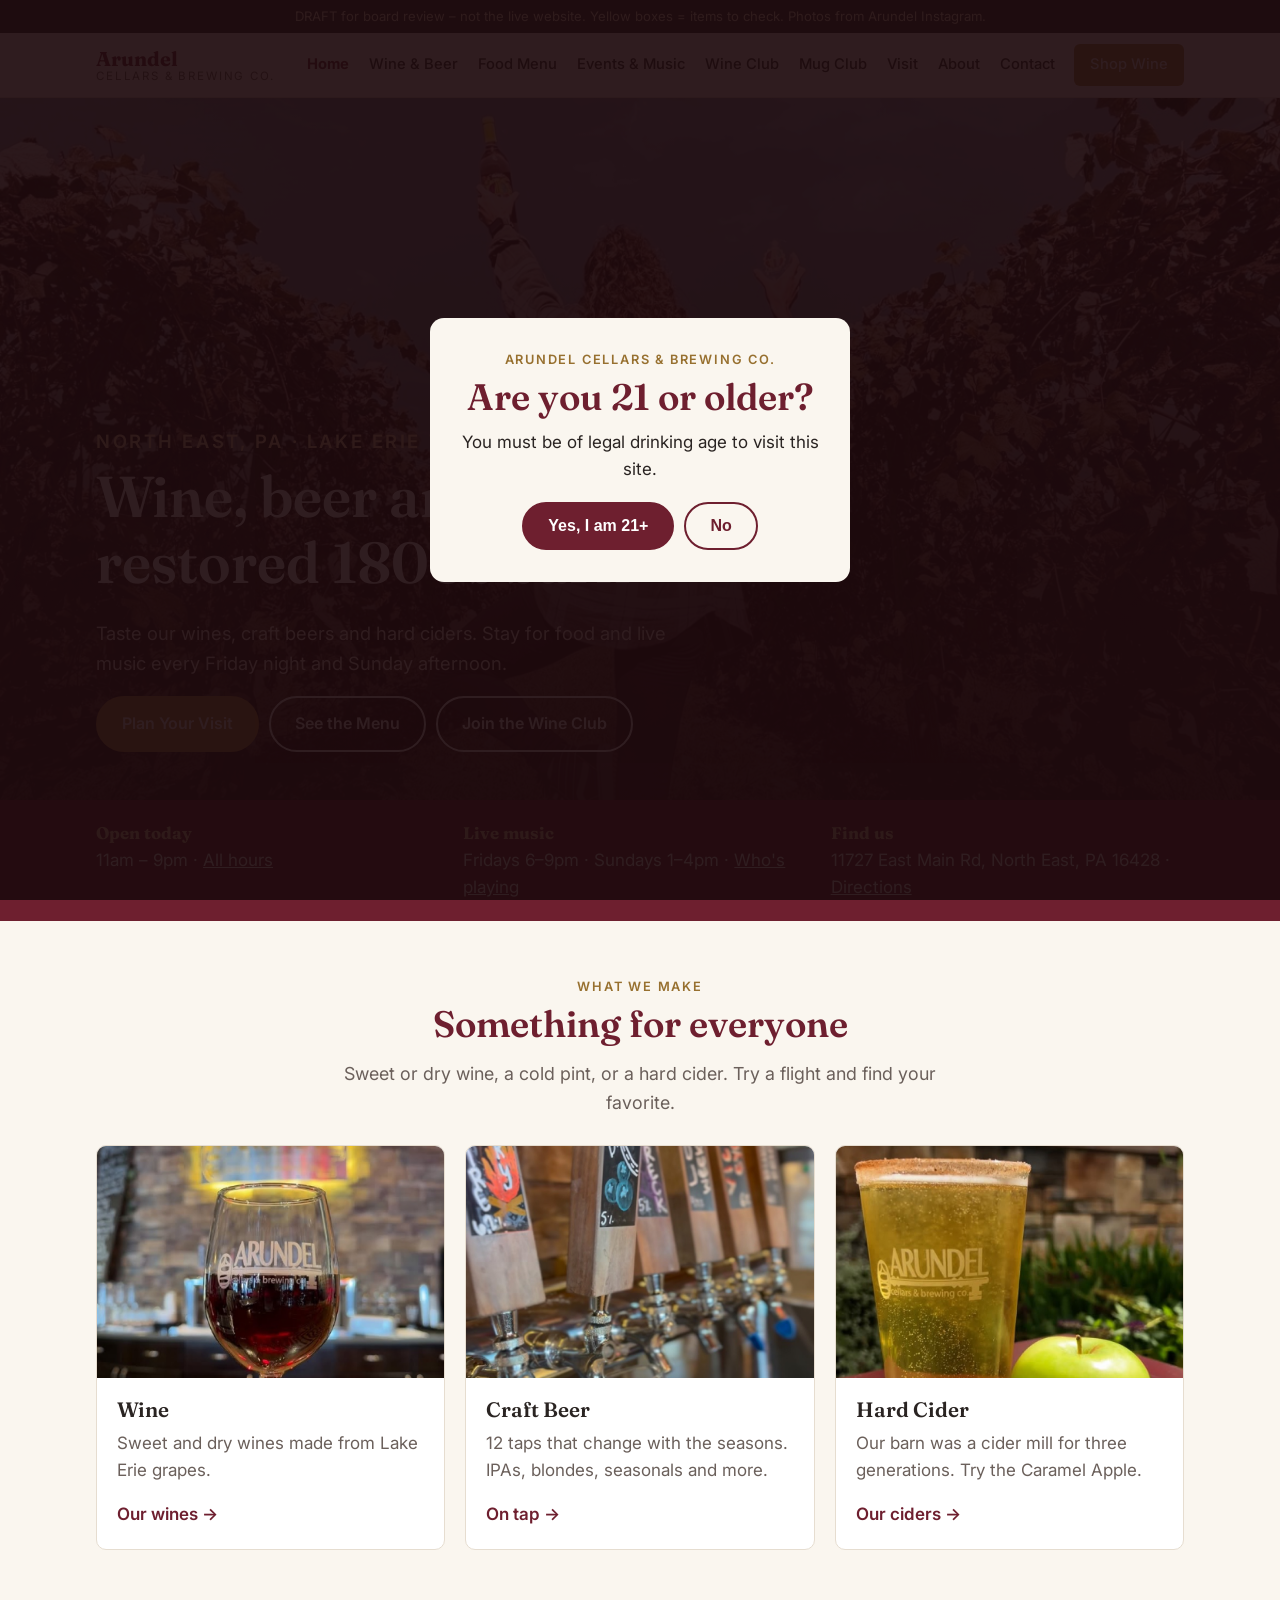
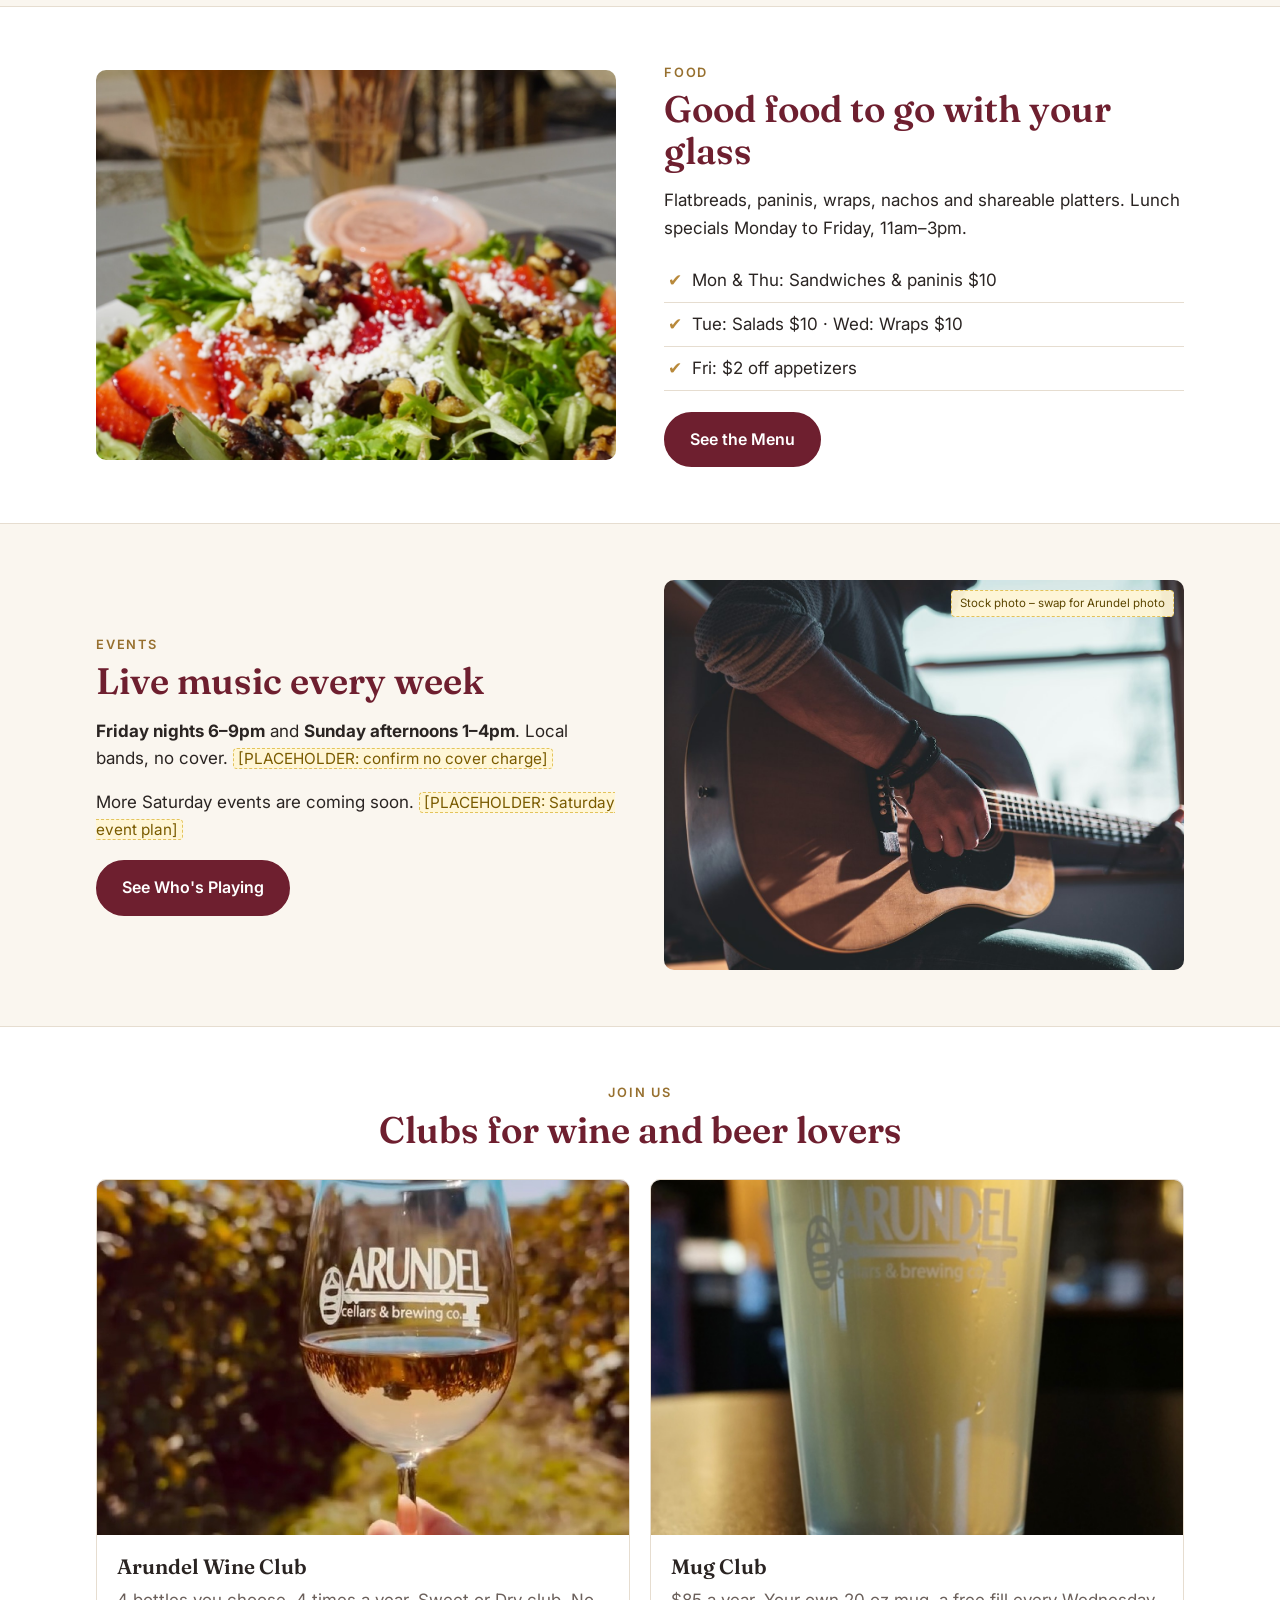
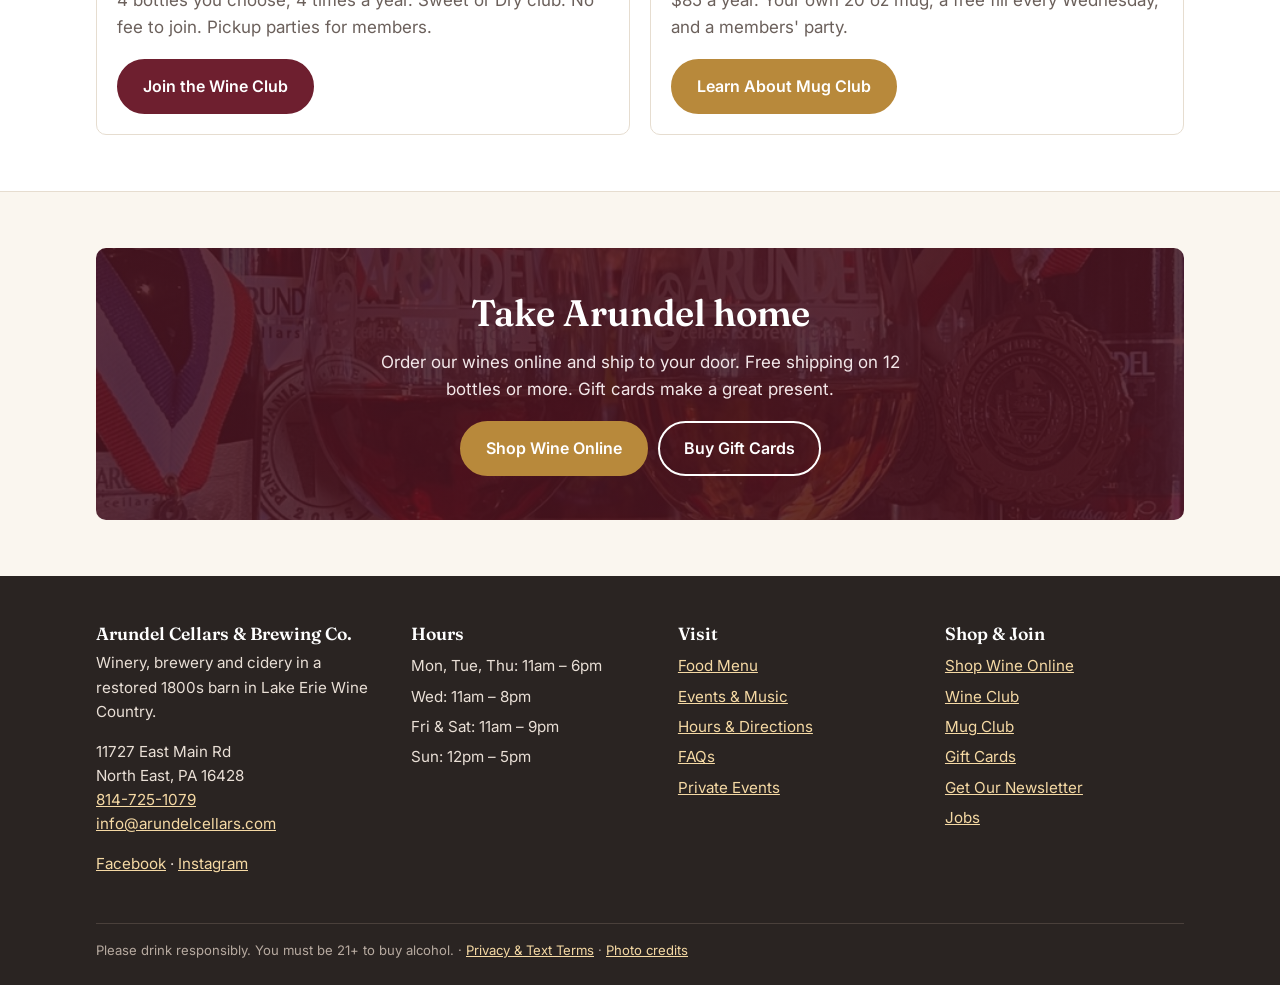
<file: index.html>
<!doctype html>
<html lang="en">
<head>
<meta charset="utf-8">
<meta name="viewport" content="width=device-width, initial-scale=1">
<title>Arundel Cellars & Brewing Co. | Winery & Brewery in North East, PA</title>
<meta name="description" content="Winery, brewery and cidery in a restored barn in North East, PA. Food, live music Fridays and Sundays, wine club and mug club.">
<meta name="robots" content="noindex, nofollow">
<link rel="preconnect" href="https://fonts.googleapis.com">
<link rel="preconnect" href="https://fonts.gstatic.com" crossorigin>
<link href="https://fonts.googleapis.com/css2?family=Fraunces:opsz,wght@9..144,500;9..144,600&family=Inter:wght@400;500;600;700&display=swap" rel="stylesheet">
<link rel="stylesheet" href="assets/style.css?v=202611171415">
</head>
<body>
<div class="draft-bar">DRAFT for board review – not the live website. Yellow boxes = items to check. Photos from Arundel Instagram.</div>

<div class="age-gate" id="age-gate" hidden role="dialog" aria-modal="true" aria-labelledby="age-title">
  <div class="age-box">
    <p class="eyebrow">Arundel Cellars &amp; Brewing Co.</p>
    <h2 id="age-title">Are you 21 or older?</h2>
    <p>You must be of legal drinking age to visit this site.</p>
    <div class="btn-row"><button class="btn" data-age="yes">Yes, I am 21+</button><button class="btn outline" data-age="no">No</button></div>
    <p class="no">Sorry, you must be 21 or older. Please come back when you are.</p>
  </div>
</div>

<header class="site-header">
  <div class="wrap header-row">
    <a class="brand" href="index.html"><b>Arundel</b><span>Cellars &amp; Brewing Co.</span></a>
    <button class="nav-toggle" aria-expanded="false" aria-controls="nav">Menu</button>
    <nav class="nav" id="nav"><a href="index.html" aria-current="page">Home</a><a href="drinks.html">Wine &amp; Beer</a><a href="menu.html">Food Menu</a><a href="events.html">Events &amp; Music</a><a href="wine-club.html">Wine Club</a><a href="mug-club.html">Mug Club</a><a href="visit.html">Visit</a><a href="about.html">About</a><a href="contact.html">Contact</a><a class="btn gold" href="https://vinoshipper.com/shop/arundel_cellars_brewing_co" target="_blank" rel="noopener">Shop Wine</a></nav>
  </div>
</header>

<main>

<section class="hero" style="background-image:url('img/ig_24.jpg')">
  <div class="wrap">
    <p class="eyebrow" style="color:#f5d9a4">North East, PA · Lake Erie Wine Country</p>
    <h1>Wine, beer and cider in a restored 1800s barn</h1>
    <p>Taste our wines, craft beers and hard ciders. Stay for food and live music every Friday night and Sunday afternoon.</p>
    <div class="btn-row">
      <a class="btn gold" href="visit.html">Plan Your Visit</a>
      <a class="btn ghost" href="menu.html">See the Menu</a>
      <a class="btn ghost" href="wine-club.html">Join the Wine Club</a>
    </div>
  </div>
</section>

<section class="quick">
  <div class="wrap">
    <div><b>Open today</b><span id="today-hours">See hours below</span> · <a href="visit.html">All hours</a></div>
    <div><b>Live music</b>Fridays 6–9pm · Sundays 1–4pm · <a href="events.html">Who's playing</a></div>
    <div><b>Find us</b>11727 East Main Rd, North East, PA 16428 · <a href="https://www.google.com/maps/dir/?api=1&destination=11727+E+Main+Rd,+North+East,+PA+16428" target="_blank" rel="noopener">Directions</a></div>
  </div>
</section>

<section class="section">
  <div class="wrap">
    <div class="center">
      <p class="eyebrow">What we make</p>
      <h2>Something for everyone</h2>
      <p class="lead">Sweet or dry wine, a cold pint, or a hard cider. Try a flight and find your favorite.</p>
    </div>
    <div class="grid three" style="margin-top:28px">
      <div class="card"><div class="img" style="background-image:url('img/ig_11.jpg')"></div>
        <div class="body"><h3>Wine</h3><p>Sweet and dry wines made from Lake Erie grapes.</p><a class="more" href="drinks.html#wine">Our wines</a></div></div>
      <div class="card"><div class="img" style="background-image:url('img/ig_06.jpg')"></div>
        <div class="body"><h3>Craft Beer</h3><p>12 taps that change with the seasons. IPAs, blondes, seasonals and more.</p><a class="more" href="drinks.html#beer">On tap</a></div></div>
      <div class="card"><div class="img" style="background-image:url('img/ig_29.jpg')"></div>
        <div class="body"><h3>Hard Cider</h3><p>Our barn was a cider mill for three generations. Try the Caramel Apple.</p><a class="more" href="drinks.html#cider">Our ciders</a></div></div>
    </div>
  </div>
</section>

<section class="section alt">
  <div class="wrap split">
    <div class="img" style="background-image:url('img/ig_61.jpg')"></div>
    <div>
      <p class="eyebrow">Food</p>
      <h2>Good food to go with your glass</h2>
      <p>Flatbreads, paninis, wraps, nachos and shareable platters. Lunch specials Monday to Friday, 11am–3pm.</p>
      <ul class="ticks">
        <li>Mon &amp; Thu: Sandwiches &amp; paninis $10</li>
        <li>Tue: Salads $10 · Wed: Wraps $10</li>
        <li>Fri: $2 off appetizers</li>
      </ul>
      <a class="btn" href="menu.html">See the Menu</a>
    </div>
  </div>
</section>

<section class="section">
  <div class="wrap split flip">
    <div class="img" style="background-image:url('img/band-stock.jpg')"><span class="photo-tag">Stock photo – swap for Arundel photo</span></div>
    <div>
      <p class="eyebrow">Events</p>
      <h2>Live music every week</h2>
      <p><b>Friday nights 6–9pm</b> and <b>Sunday afternoons 1–4pm</b>. Local bands, no cover. <span class="ph">[PLACEHOLDER: confirm no cover charge]</span></p>
      <p>More Saturday events are coming soon. <span class="ph">[PLACEHOLDER: Saturday event plan]</span></p>
      <a class="btn" href="events.html">See Who's Playing</a>
    </div>
  </div>
</section>

<section class="section alt">
  <div class="wrap">
    <div class="center">
      <p class="eyebrow">Join us</p>
      <h2>Clubs for wine and beer lovers</h2>
    </div>
    <div class="grid two" style="margin-top:28px">
      <div class="card"><div class="img" style="background-image:url('img/ig_25.jpg')"></div>
        <div class="body"><h3>Arundel Wine Club</h3><p>4 bottles you choose, 4 times a year. Sweet or Dry club. No fee to join. Pickup parties for members.</p><a class="btn" href="wine-club.html">Join the Wine Club</a></div></div>
      <div class="card"><div class="img" style="background-image:url('img/ig_16.jpg')"></div>
        <div class="body"><h3>Mug Club</h3><p>$85 a year. Your own 20 oz mug, a free fill every Wednesday, and a members' party.</p><a class="btn gold" href="mug-club.html">Learn About Mug Club</a></div></div>
    </div>
  </div>
</section>

<section class="section">
  <div class="wrap">
    <div class="cta" style="background-image:linear-gradient(rgba(74,20,32,.86),rgba(74,20,32,.86)),url('img/ig_70.jpg')">
      <h2>Take Arundel home</h2>
      <p>Order our wines online and ship to your door. Free shipping on 12 bottles or more. Gift cards make a great present.</p>
      <div class="btn-row">
        <a class="btn gold" href="https://vinoshipper.com/shop/arundel_cellars_brewing_co" target="_blank" rel="noopener">Shop Wine Online</a>
        <a class="btn ghost" href="https://www.toasttab.com/arundel-cellars-brewing-co-11727-east-main-rd/giftcards" target="_blank" rel="noopener">Buy Gift Cards</a>
      </div>
    </div>
  </div>
</section>
<script>
(function(){var h=["12pm – 5pm","11am – 6pm","11am – 6pm","11am – 8pm","11am – 6pm","11am – 9pm","11am – 9pm"];
var el=document.getElementById('today-hours');if(el)el.textContent=h[new Date().getDay()];})();
</script>

</main>

<footer class="site-footer">
  <div class="wrap">
    <div class="grid">
      <div>
        <h4>Arundel Cellars &amp; Brewing Co.</h4>
        <p>Winery, brewery and cidery in a restored 1800s barn in Lake Erie Wine Country.</p>
        <p>11727 East Main Rd<br>North East, PA 16428<br><a href="tel:+18147251079">814-725-1079</a><br><a href="mailto:info@arundelcellars.com">info@arundelcellars.com</a></p>
        <p><a href="https://www.facebook.com/@ArundelCellarsBrewing/" target="_blank" rel="noopener">Facebook</a> · <a href="https://www.instagram.com/arundelcellarsbrewing/" target="_blank" rel="noopener">Instagram</a></p>
      </div>
      <div>
        <h4>Hours</h4>
        <ul>
          <li>Mon, Tue, Thu: 11am – 6pm</li>
          <li>Wed: 11am – 8pm</li>
          <li>Fri &amp; Sat: 11am – 9pm</li>
          <li>Sun: 12pm – 5pm</li>
        </ul>
      </div>
      <div>
        <h4>Visit</h4>
        <ul>
          <li><a href="menu.html">Food Menu</a></li>
          <li><a href="events.html">Events &amp; Music</a></li>
          <li><a href="visit.html">Hours &amp; Directions</a></li>
          <li><a href="visit.html#faq">FAQs</a></li>
          <li><a href="contact.html#private-events">Private Events</a></li>
        </ul>
      </div>
      <div>
        <h4>Shop &amp; Join</h4>
        <ul>
          <li><a href="https://vinoshipper.com/shop/arundel_cellars_brewing_co" target="_blank" rel="noopener">Shop Wine Online</a></li>
          <li><a href="wine-club.html">Wine Club</a></li>
          <li><a href="mug-club.html">Mug Club</a></li>
          <li><a href="https://www.toasttab.com/arundel-cellars-brewing-co-11727-east-main-rd/giftcards" target="_blank" rel="noopener">Gift Cards</a></li>
          <li><a href="https://www.toasttab.com/arundel-cellars-brewing-co-11727-east-main-rd/marketing-signup" target="_blank" rel="noopener">Get Our Newsletter</a></li>
          <li><a href="contact.html#jobs">Jobs</a></li>
        </ul>
      </div>
    </div>
    <div class="fine">
      Please drink responsibly. You must be 21+ to buy alcohol. ·
      <a href="privacy.html">Privacy &amp; Text Terms</a> · <a href="credits.html">Photo credits</a>
    </div>
  </div>
</footer>
<script src="assets/site.js?v=202611171415"></script>
</body>
</html>
</file>
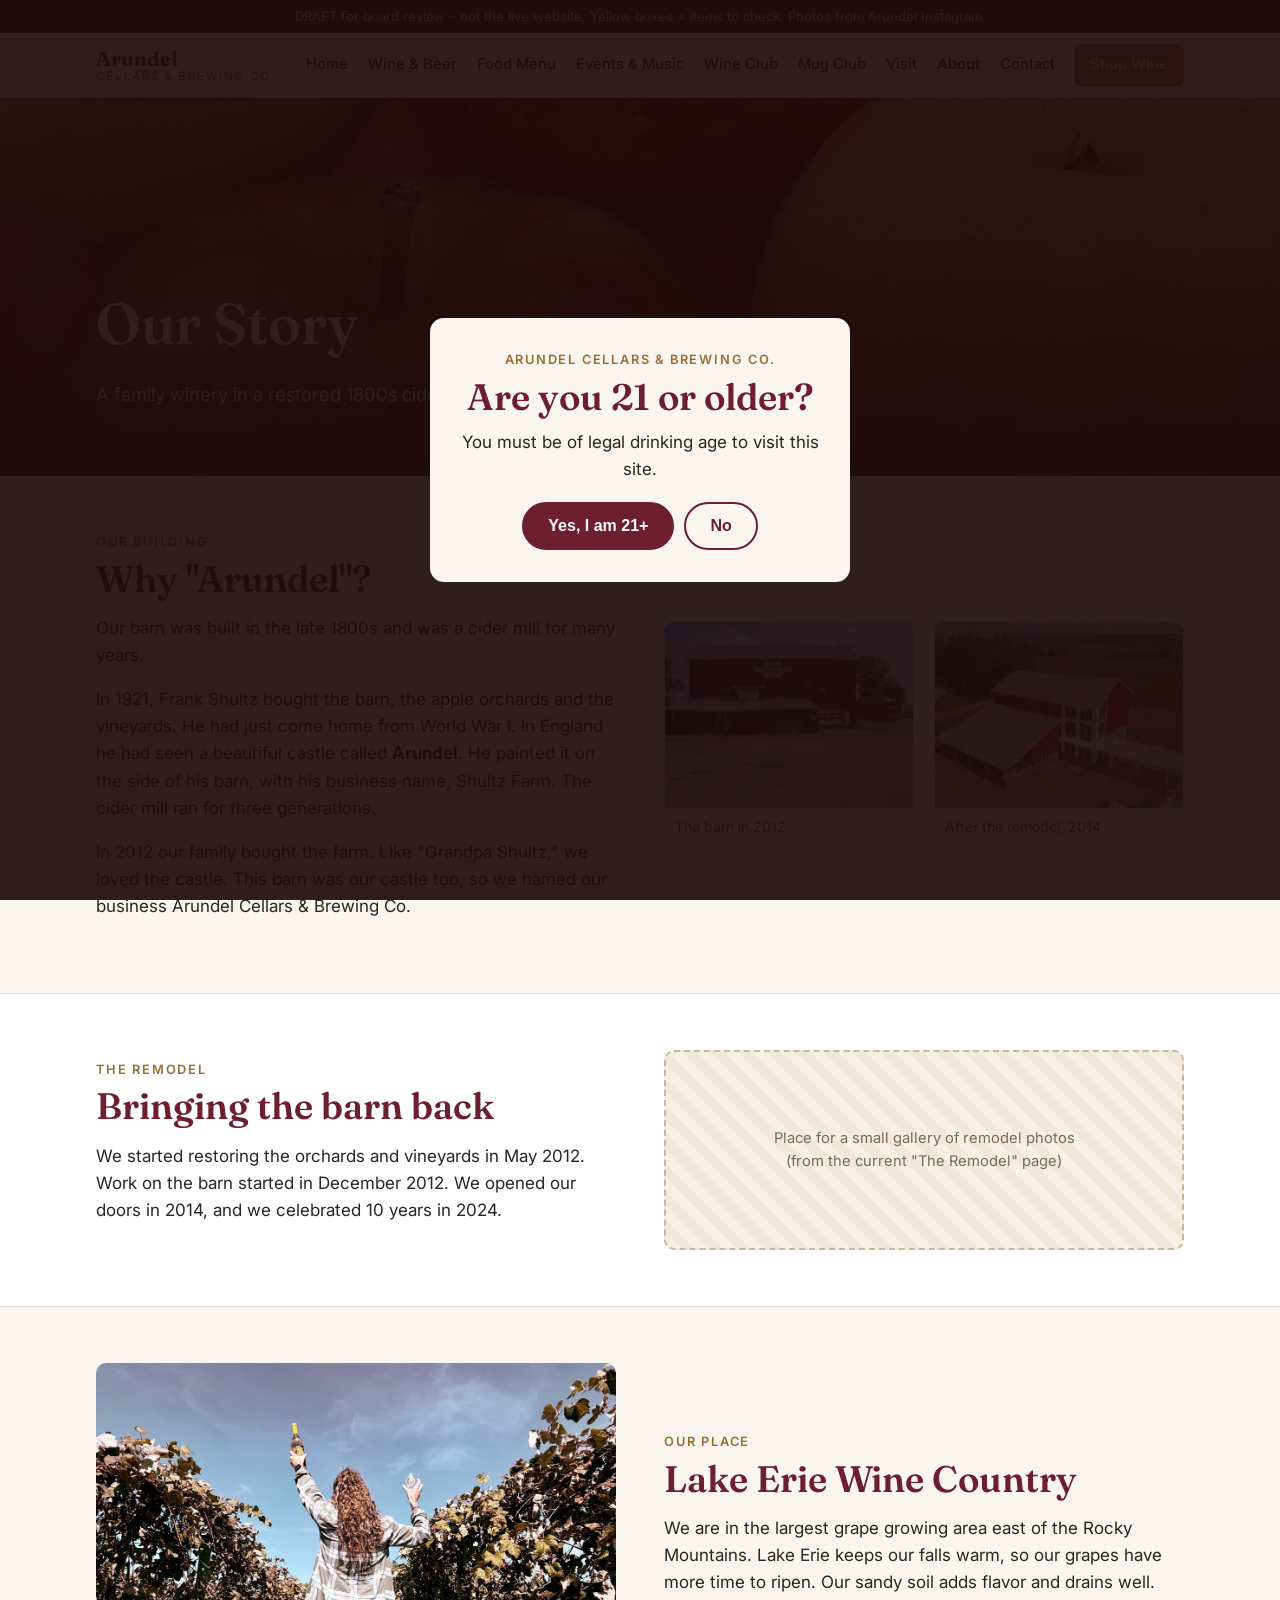
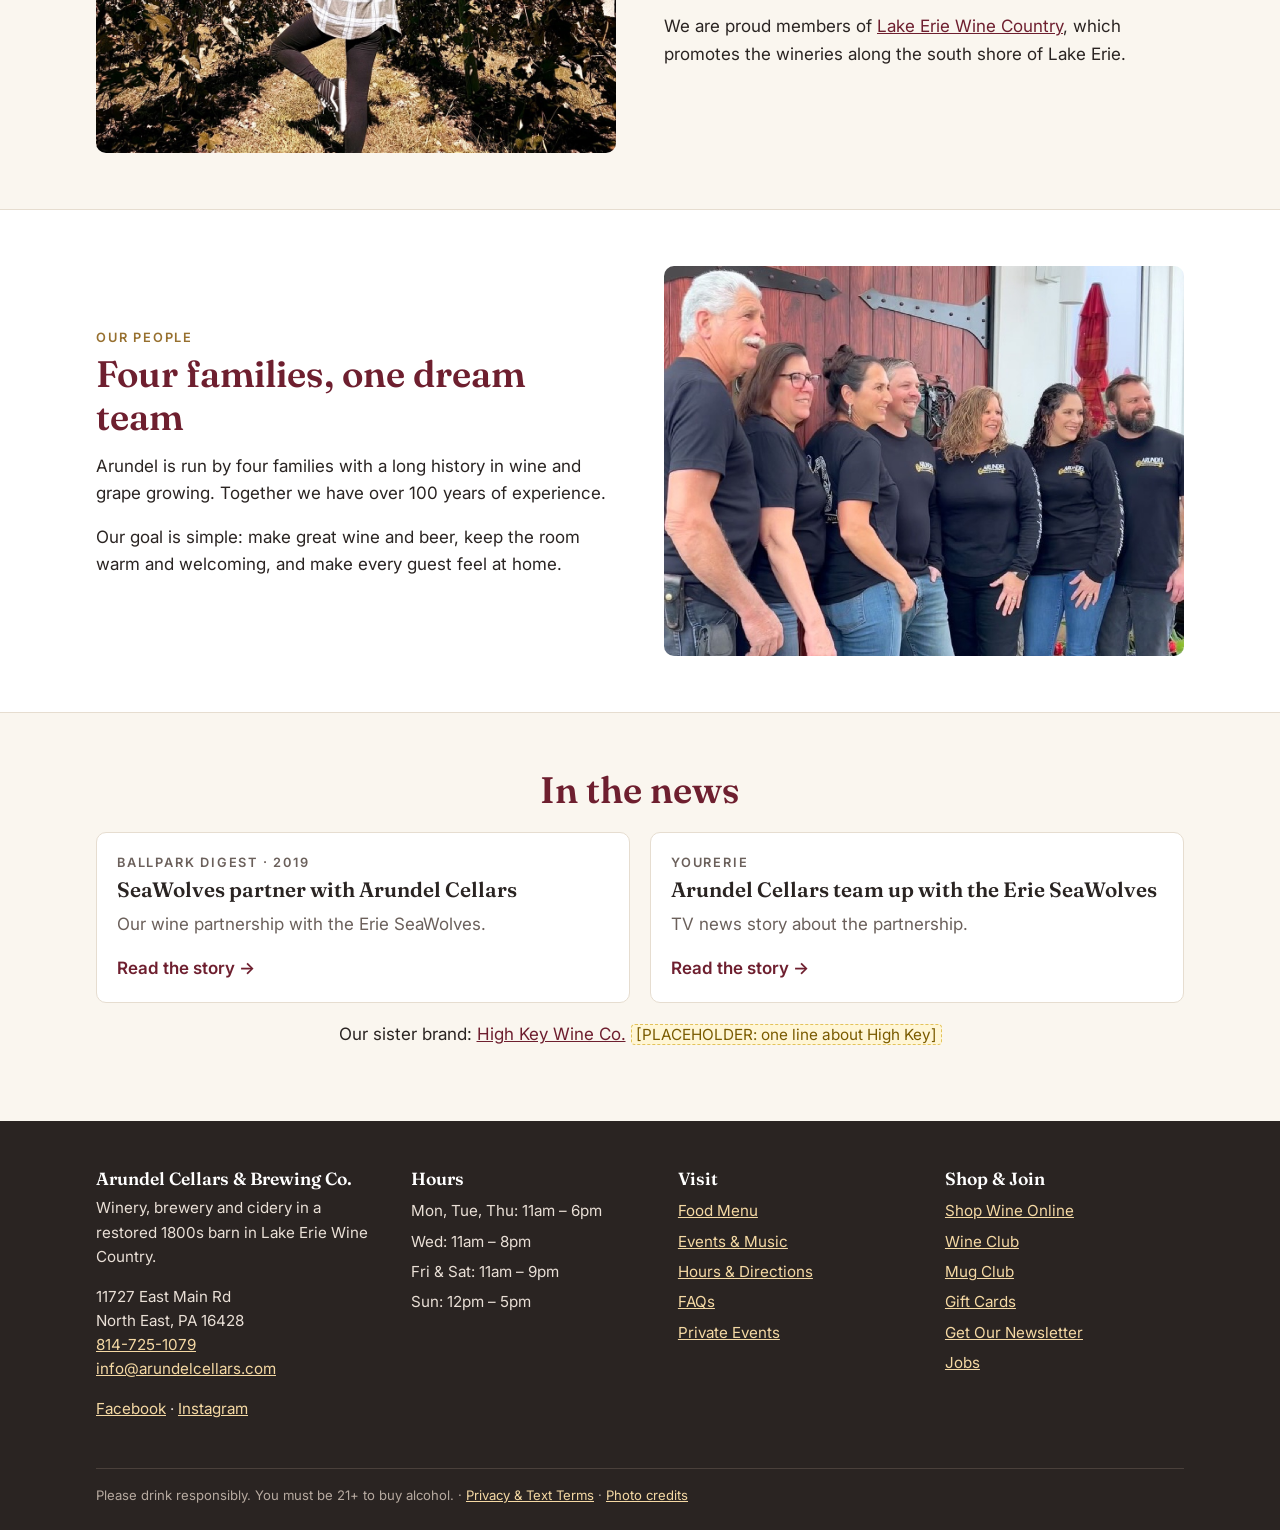
<file: about.html>
<!doctype html>
<html lang="en">
<head>
<meta charset="utf-8">
<meta name="viewport" content="width=device-width, initial-scale=1">
<title>Our Story | Arundel Cellars & Brewing Co.</title>
<meta name="description" content="The story of the Arundel barn, our families, and Lake Erie Wine Country.">
<meta name="robots" content="noindex, nofollow">
<link rel="preconnect" href="https://fonts.googleapis.com">
<link rel="preconnect" href="https://fonts.gstatic.com" crossorigin>
<link href="https://fonts.googleapis.com/css2?family=Fraunces:opsz,wght@9..144,500;9..144,600&family=Inter:wght@400;500;600;700&display=swap" rel="stylesheet">
<link rel="stylesheet" href="assets/style.css?v=202611171415">
</head>
<body>
<div class="draft-bar">DRAFT for board review – not the live website. Yellow boxes = items to check. Photos from Arundel Instagram.</div>

<div class="age-gate" id="age-gate" hidden role="dialog" aria-modal="true" aria-labelledby="age-title">
  <div class="age-box">
    <p class="eyebrow">Arundel Cellars &amp; Brewing Co.</p>
    <h2 id="age-title">Are you 21 or older?</h2>
    <p>You must be of legal drinking age to visit this site.</p>
    <div class="btn-row"><button class="btn" data-age="yes">Yes, I am 21+</button><button class="btn outline" data-age="no">No</button></div>
    <p class="no">Sorry, you must be 21 or older. Please come back when you are.</p>
  </div>
</div>

<header class="site-header">
  <div class="wrap header-row">
    <a class="brand" href="index.html"><b>Arundel</b><span>Cellars &amp; Brewing Co.</span></a>
    <button class="nav-toggle" aria-expanded="false" aria-controls="nav">Menu</button>
    <nav class="nav" id="nav"><a href="index.html">Home</a><a href="drinks.html">Wine &amp; Beer</a><a href="menu.html">Food Menu</a><a href="events.html">Events &amp; Music</a><a href="wine-club.html">Wine Club</a><a href="mug-club.html">Mug Club</a><a href="visit.html">Visit</a><a href="about.html" aria-current="page">About</a><a href="contact.html">Contact</a><a class="btn gold" href="https://vinoshipper.com/shop/arundel_cellars_brewing_co" target="_blank" rel="noopener">Shop Wine</a></nav>
  </div>
</header>

<main>

<section class="hero short" style="background-image:url('img/ig_23.jpg')">
  <div class="wrap"><h1>Our Story</h1><p>A family winery in a restored 1800s cider barn.</p></div>
</section>

<section class="section">
  <div class="wrap split">
    <div>
      <p class="eyebrow">Our building</p>
      <h2>Why "Arundel"?</h2>
      <p>Our barn was built in the late 1800s and was a cider mill for many years.</p>
      <p>In 1921, Frank Shultz bought the barn, the apple orchards and the vineyards. He had just come home from World War I. In England he had seen a beautiful castle called <b>Arundel</b>. He painted it on the side of his barn, with his business name, Shultz Farm. The cider mill ran for three generations.</p>
      <p>In 2012 our family bought the farm. Like "Grandpa Shultz," we loved the castle. This barn was our castle too, so we named our business Arundel Cellars &amp; Brewing Co.</p>
    </div>
    <div class="grid two">
      <figure class="then"><img src="img/old-arundel-2012.jpg" alt="The barn in 2012, before the remodel"><figcaption>The barn in 2012</figcaption></figure>
      <figure class="then"><img src="img/arundel-2014.jpg" alt="The barn after the remodel in 2014"><figcaption>After the remodel, 2014</figcaption></figure>
    </div>
  </div>
</section>

<section class="section alt">
  <div class="wrap split flip">
    <div>
      <p class="eyebrow">The remodel</p>
      <h2>Bringing the barn back</h2>
      <p>We started restoring the orchards and vineyards in May 2012. Work on the barn started in December 2012. We opened our doors in 2014, and we celebrated 10 years in 2024.</p>
    </div>
    <div class="own-photo">Place for a small gallery of remodel photos<br>(from the current "The Remodel" page)</div>
  </div>
</section>

<section class="section">
  <div class="wrap split">
    <div class="img" style="background-image:url('img/ig_24.jpg')"></div>
    <div>
      <p class="eyebrow">Our place</p>
      <h2>Lake Erie Wine Country</h2>
      <p>We are in the largest grape growing area east of the Rocky Mountains. Lake Erie keeps our falls warm, so our grapes have more time to ripen. Our sandy soil adds flavor and drains well.</p>
      <p>We are proud members of <a href="http://www.lakeeriewinecountry.org/" target="_blank" rel="noopener">Lake Erie Wine Country</a>, which promotes the wineries along the south shore of Lake Erie.</p>
    </div>
  </div>
</section>

<section class="section alt">
  <div class="wrap split flip">
    <div class="img" style="background-image:url('img/ig_50.jpg')"></div>
    <div>
      <p class="eyebrow">Our people</p>
      <h2>Four families, one dream team</h2>
      <p>Arundel is run by four families with a long history in wine and grape growing. Together we have over 100 years of experience.</p>
      <p>Our goal is simple: make great wine and beer, keep the room warm and welcoming, and make every guest feel at home.</p>
    </div>
  </div>
</section>

<section class="section">
  <div class="wrap">
    <h2 class="center">In the news</h2>
    <div class="grid two" style="margin-top:20px">
      <div class="card"><div class="body"><p class="eyebrow">Ballpark Digest · 2019</p><h3>SeaWolves partner with Arundel Cellars</h3><p>Our wine partnership with the Erie SeaWolves.</p>
        <a class="more" href="https://ballparkdigest.com/2019/04/26/seawolves-partner-with-arundel-cellars-brewing-company-on-wine-initiatives/" target="_blank" rel="noopener">Read the story</a></div></div>
      <div class="card"><div class="body"><p class="eyebrow">YourErie</p><h3>Arundel Cellars team up with the Erie SeaWolves</h3><p>TV news story about the partnership.</p>
        <a class="more" href="https://www.yourerie.com/sports/arundel-cellars-team-up-with-the-erie-seawolves/1955612511" target="_blank" rel="noopener">Read the story</a></div></div>
    </div>
    <p class="center" style="margin-top:18px">Our sister brand: <a href="http://www.highkeywine.com" target="_blank" rel="noopener">High Key Wine Co.</a> <span class="ph">[PLACEHOLDER: one line about High Key]</span></p>
  </div>
</section>

</main>

<footer class="site-footer">
  <div class="wrap">
    <div class="grid">
      <div>
        <h4>Arundel Cellars &amp; Brewing Co.</h4>
        <p>Winery, brewery and cidery in a restored 1800s barn in Lake Erie Wine Country.</p>
        <p>11727 East Main Rd<br>North East, PA 16428<br><a href="tel:+18147251079">814-725-1079</a><br><a href="mailto:info@arundelcellars.com">info@arundelcellars.com</a></p>
        <p><a href="https://www.facebook.com/@ArundelCellarsBrewing/" target="_blank" rel="noopener">Facebook</a> · <a href="https://www.instagram.com/arundelcellarsbrewing/" target="_blank" rel="noopener">Instagram</a></p>
      </div>
      <div>
        <h4>Hours</h4>
        <ul>
          <li>Mon, Tue, Thu: 11am – 6pm</li>
          <li>Wed: 11am – 8pm</li>
          <li>Fri &amp; Sat: 11am – 9pm</li>
          <li>Sun: 12pm – 5pm</li>
        </ul>
      </div>
      <div>
        <h4>Visit</h4>
        <ul>
          <li><a href="menu.html">Food Menu</a></li>
          <li><a href="events.html">Events &amp; Music</a></li>
          <li><a href="visit.html">Hours &amp; Directions</a></li>
          <li><a href="visit.html#faq">FAQs</a></li>
          <li><a href="contact.html#private-events">Private Events</a></li>
        </ul>
      </div>
      <div>
        <h4>Shop &amp; Join</h4>
        <ul>
          <li><a href="https://vinoshipper.com/shop/arundel_cellars_brewing_co" target="_blank" rel="noopener">Shop Wine Online</a></li>
          <li><a href="wine-club.html">Wine Club</a></li>
          <li><a href="mug-club.html">Mug Club</a></li>
          <li><a href="https://www.toasttab.com/arundel-cellars-brewing-co-11727-east-main-rd/giftcards" target="_blank" rel="noopener">Gift Cards</a></li>
          <li><a href="https://www.toasttab.com/arundel-cellars-brewing-co-11727-east-main-rd/marketing-signup" target="_blank" rel="noopener">Get Our Newsletter</a></li>
          <li><a href="contact.html#jobs">Jobs</a></li>
        </ul>
      </div>
    </div>
    <div class="fine">
      Please drink responsibly. You must be 21+ to buy alcohol. ·
      <a href="privacy.html">Privacy &amp; Text Terms</a> · <a href="credits.html">Photo credits</a>
    </div>
  </div>
</footer>
<script src="assets/site.js?v=202611171415"></script>
</body>
</html>
</file>
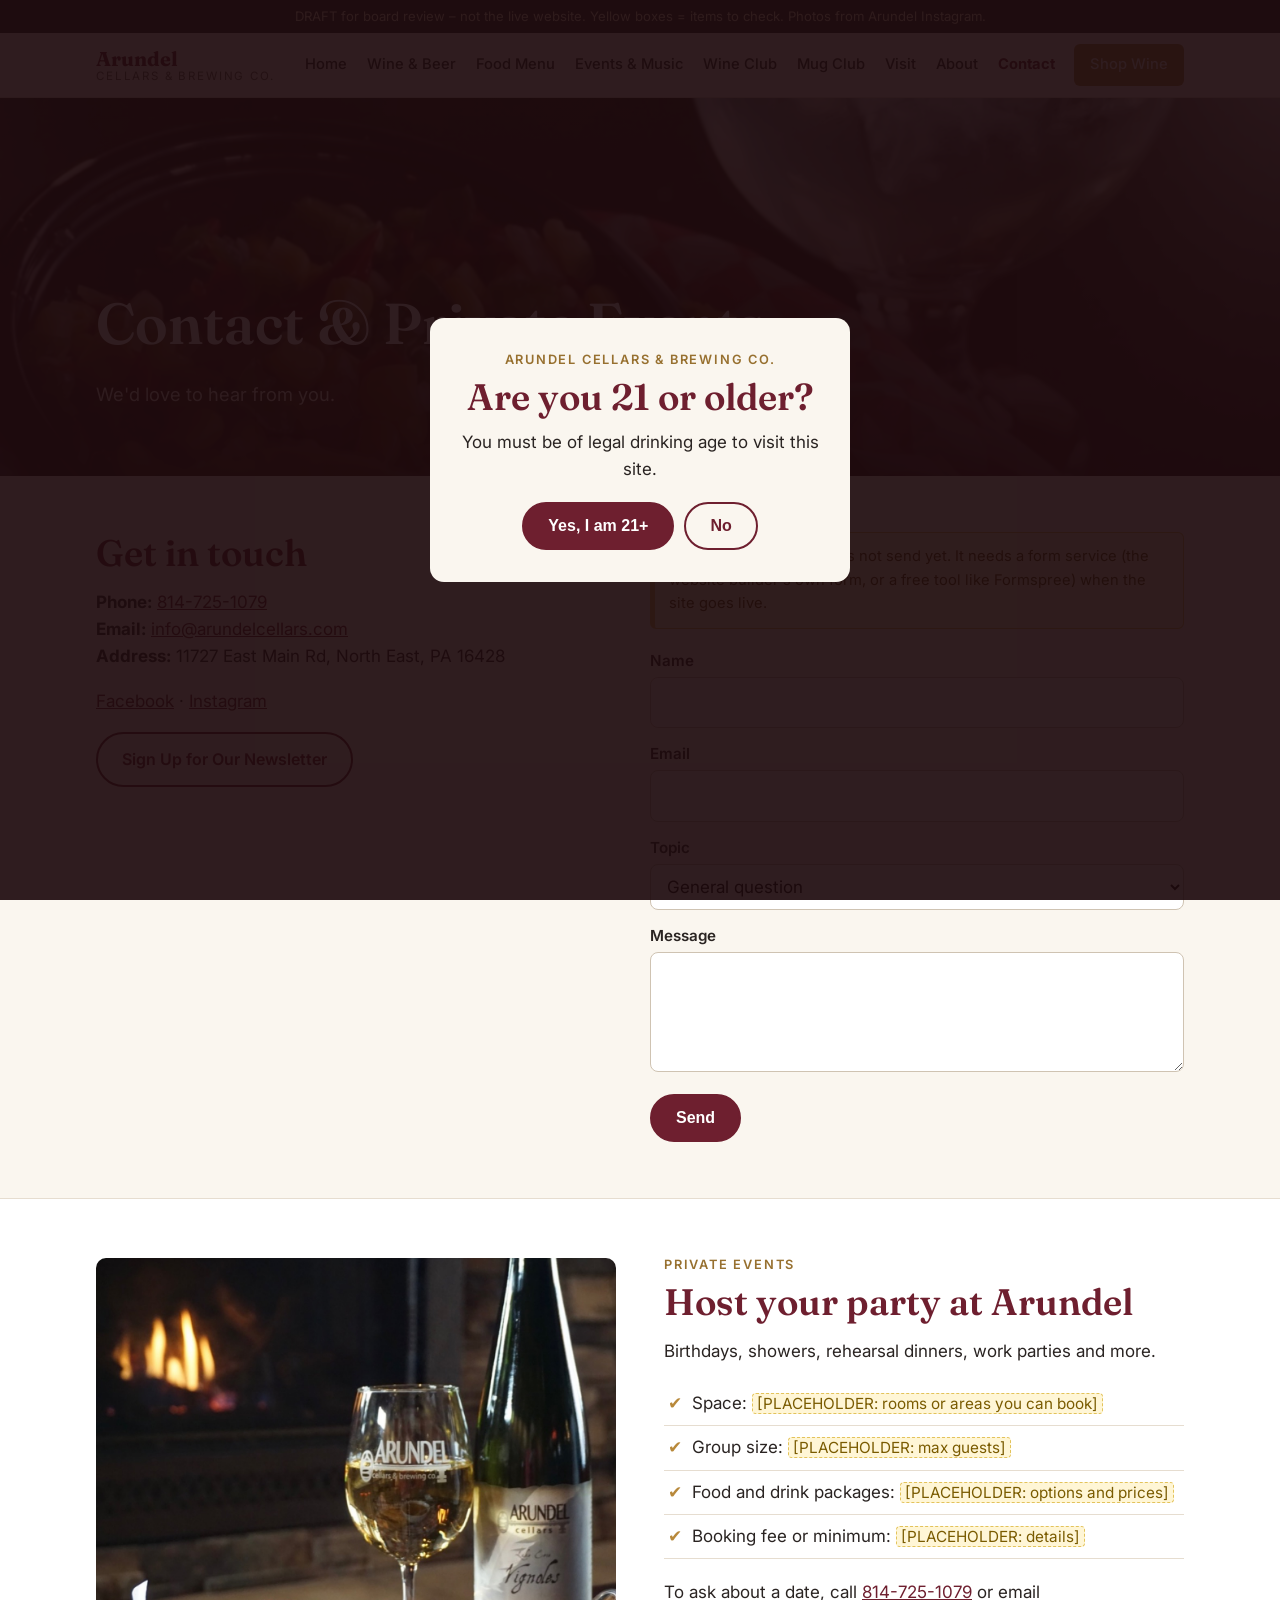
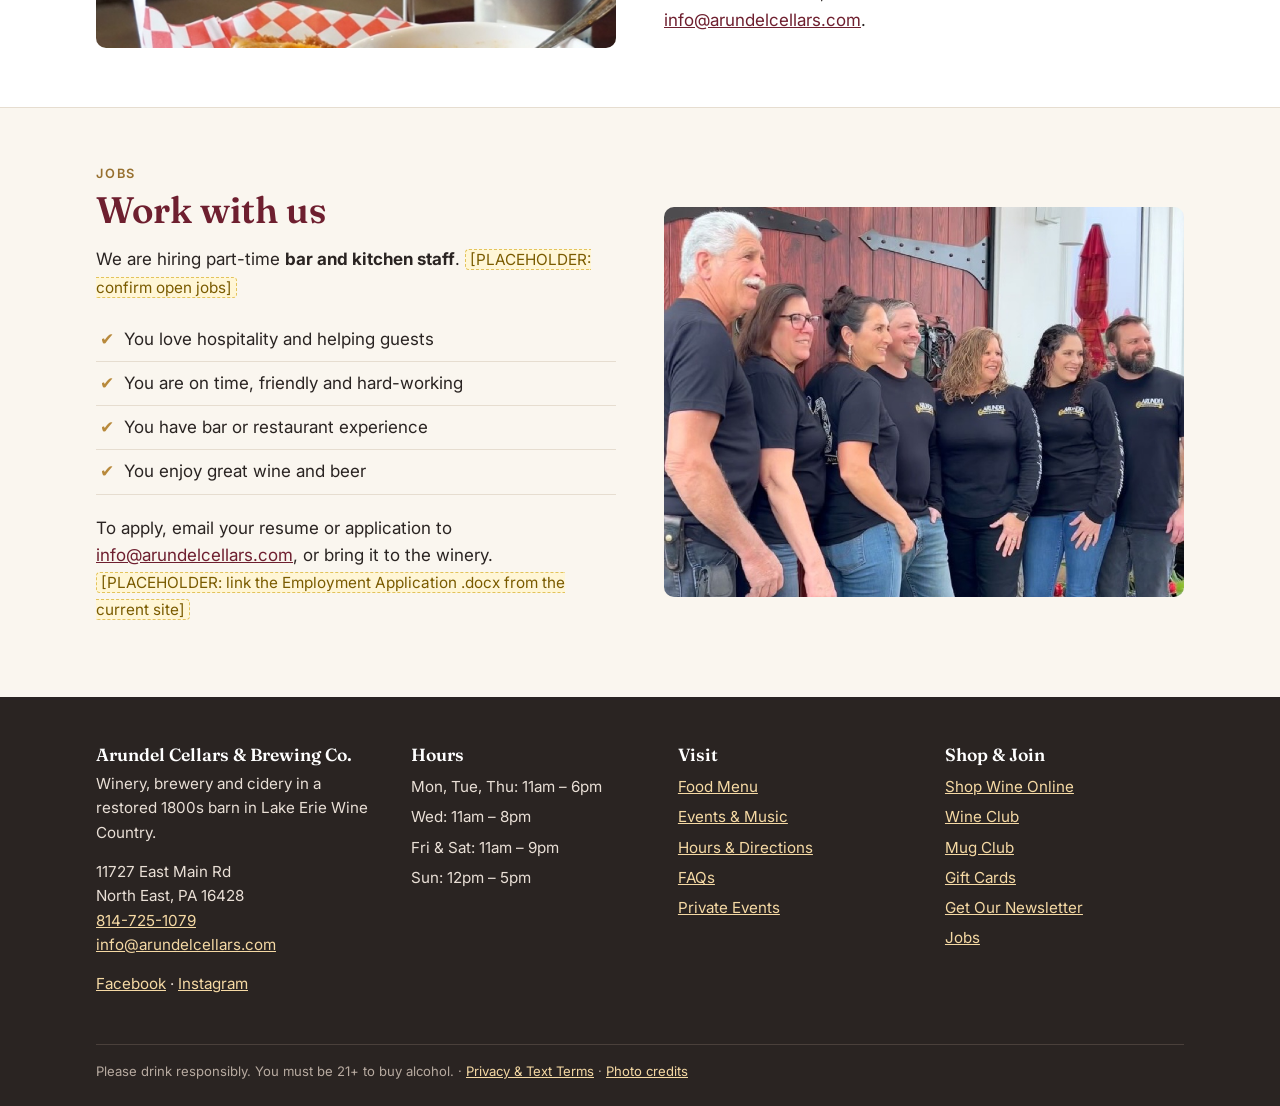
<file: contact.html>
<!doctype html>
<html lang="en">
<head>
<meta charset="utf-8">
<meta name="viewport" content="width=device-width, initial-scale=1">
<title>Contact & Private Events | Arundel Cellars & Brewing Co.</title>
<meta name="description" content="Contact us, book a private event, or apply for a job.">
<meta name="robots" content="noindex, nofollow">
<link rel="preconnect" href="https://fonts.googleapis.com">
<link rel="preconnect" href="https://fonts.gstatic.com" crossorigin>
<link href="https://fonts.googleapis.com/css2?family=Fraunces:opsz,wght@9..144,500;9..144,600&family=Inter:wght@400;500;600;700&display=swap" rel="stylesheet">
<link rel="stylesheet" href="assets/style.css?v=202611171415">
</head>
<body>
<div class="draft-bar">DRAFT for board review – not the live website. Yellow boxes = items to check. Photos from Arundel Instagram.</div>

<div class="age-gate" id="age-gate" hidden role="dialog" aria-modal="true" aria-labelledby="age-title">
  <div class="age-box">
    <p class="eyebrow">Arundel Cellars &amp; Brewing Co.</p>
    <h2 id="age-title">Are you 21 or older?</h2>
    <p>You must be of legal drinking age to visit this site.</p>
    <div class="btn-row"><button class="btn" data-age="yes">Yes, I am 21+</button><button class="btn outline" data-age="no">No</button></div>
    <p class="no">Sorry, you must be 21 or older. Please come back when you are.</p>
  </div>
</div>

<header class="site-header">
  <div class="wrap header-row">
    <a class="brand" href="index.html"><b>Arundel</b><span>Cellars &amp; Brewing Co.</span></a>
    <button class="nav-toggle" aria-expanded="false" aria-controls="nav">Menu</button>
    <nav class="nav" id="nav"><a href="index.html">Home</a><a href="drinks.html">Wine &amp; Beer</a><a href="menu.html">Food Menu</a><a href="events.html">Events &amp; Music</a><a href="wine-club.html">Wine Club</a><a href="mug-club.html">Mug Club</a><a href="visit.html">Visit</a><a href="about.html">About</a><a href="contact.html" aria-current="page">Contact</a><a class="btn gold" href="https://vinoshipper.com/shop/arundel_cellars_brewing_co" target="_blank" rel="noopener">Shop Wine</a></nav>
  </div>
</header>

<main>

<section class="hero short" style="background-image:url('img/ig_10.jpg')">
  <div class="wrap"><h1>Contact &amp; Private Events</h1><p>We'd love to hear from you.</p></div>
</section>

<section class="section">
  <div class="wrap grid two" style="align-items:start">
    <div>
      <h2>Get in touch</h2>
      <p><b>Phone:</b> <a href="tel:+18147251079">814-725-1079</a><br><b>Email:</b> <a href="mailto:info@arundelcellars.com">info@arundelcellars.com</a><br><b>Address:</b> 11727 East Main Rd, North East, PA 16428</p>
      <p><a href="https://www.facebook.com/@ArundelCellarsBrewing/" target="_blank" rel="noopener">Facebook</a> · <a href="https://www.instagram.com/arundelcellarsbrewing/" target="_blank" rel="noopener">Instagram</a></p>
      <p><a class="btn outline" href="https://www.toasttab.com/arundel-cellars-brewing-co-11727-east-main-rd/marketing-signup" target="_blank" rel="noopener">Sign Up for Our Newsletter</a></p>
    </div>
    <div>
      <div class="note"><strong>Draft note:</strong> This form does not send yet. It needs a form service (the website builder's own form, or a free tool like Formspree) when the site goes live.</div>
      <form onsubmit="alert('Draft only – this form does not send yet.');return false;">
        <div class="field"><label for="n">Name</label><input id="n" required></div>
        <div class="field"><label for="e">Email</label><input id="e" type="email" required></div>
        <div class="field"><label for="t">Topic</label><select id="t"><option>General question</option><option>Private event</option><option>Wine Club</option><option>Mug Club</option><option>Job</option></select></div>
        <div class="field"><label for="m">Message</label><textarea id="m" required></textarea></div>
        <button class="btn" type="submit">Send</button>
      </form>
    </div>
  </div>
</section>

<section class="section alt" id="private-events">
  <div class="wrap split">
    <div class="img" style="background-image:url('img/ig_78.jpg')"></div>
    <div>
      <p class="eyebrow">Private Events</p>
      <h2>Host your party at Arundel</h2>
      <p>Birthdays, showers, rehearsal dinners, work parties and more.</p>
      <ul class="ticks">
        <li>Space: <span class="ph">[PLACEHOLDER: rooms or areas you can book]</span></li>
        <li>Group size: <span class="ph">[PLACEHOLDER: max guests]</span></li>
        <li>Food and drink packages: <span class="ph">[PLACEHOLDER: options and prices]</span></li>
        <li>Booking fee or minimum: <span class="ph">[PLACEHOLDER: details]</span></li>
      </ul>
      <p>To ask about a date, call <a href="tel:+18147251079">814-725-1079</a> or email <a href="mailto:info@arundelcellars.com">info@arundelcellars.com</a>.</p>
    </div>
  </div>
</section>

<section class="section" id="jobs">
  <div class="wrap split flip">
    <div class="img" style="background-image:url('img/ig_50.jpg')"></div>
    <div>
      <p class="eyebrow">Jobs</p>
      <h2>Work with us</h2>
      <p>We are hiring part-time <b>bar and kitchen staff</b>. <span class="ph">[PLACEHOLDER: confirm open jobs]</span></p>
      <ul class="ticks">
        <li>You love hospitality and helping guests</li>
        <li>You are on time, friendly and hard-working</li>
        <li>You have bar or restaurant experience</li>
        <li>You enjoy great wine and beer</li>
      </ul>
      <p>To apply, email your resume or application to <a href="mailto:info@arundelcellars.com">info@arundelcellars.com</a>, or bring it to the winery. <span class="ph">[PLACEHOLDER: link the Employment Application .docx from the current site]</span></p>
    </div>
  </div>
</section>

</main>

<footer class="site-footer">
  <div class="wrap">
    <div class="grid">
      <div>
        <h4>Arundel Cellars &amp; Brewing Co.</h4>
        <p>Winery, brewery and cidery in a restored 1800s barn in Lake Erie Wine Country.</p>
        <p>11727 East Main Rd<br>North East, PA 16428<br><a href="tel:+18147251079">814-725-1079</a><br><a href="mailto:info@arundelcellars.com">info@arundelcellars.com</a></p>
        <p><a href="https://www.facebook.com/@ArundelCellarsBrewing/" target="_blank" rel="noopener">Facebook</a> · <a href="https://www.instagram.com/arundelcellarsbrewing/" target="_blank" rel="noopener">Instagram</a></p>
      </div>
      <div>
        <h4>Hours</h4>
        <ul>
          <li>Mon, Tue, Thu: 11am – 6pm</li>
          <li>Wed: 11am – 8pm</li>
          <li>Fri &amp; Sat: 11am – 9pm</li>
          <li>Sun: 12pm – 5pm</li>
        </ul>
      </div>
      <div>
        <h4>Visit</h4>
        <ul>
          <li><a href="menu.html">Food Menu</a></li>
          <li><a href="events.html">Events &amp; Music</a></li>
          <li><a href="visit.html">Hours &amp; Directions</a></li>
          <li><a href="visit.html#faq">FAQs</a></li>
          <li><a href="contact.html#private-events">Private Events</a></li>
        </ul>
      </div>
      <div>
        <h4>Shop &amp; Join</h4>
        <ul>
          <li><a href="https://vinoshipper.com/shop/arundel_cellars_brewing_co" target="_blank" rel="noopener">Shop Wine Online</a></li>
          <li><a href="wine-club.html">Wine Club</a></li>
          <li><a href="mug-club.html">Mug Club</a></li>
          <li><a href="https://www.toasttab.com/arundel-cellars-brewing-co-11727-east-main-rd/giftcards" target="_blank" rel="noopener">Gift Cards</a></li>
          <li><a href="https://www.toasttab.com/arundel-cellars-brewing-co-11727-east-main-rd/marketing-signup" target="_blank" rel="noopener">Get Our Newsletter</a></li>
          <li><a href="contact.html#jobs">Jobs</a></li>
        </ul>
      </div>
    </div>
    <div class="fine">
      Please drink responsibly. You must be 21+ to buy alcohol. ·
      <a href="privacy.html">Privacy &amp; Text Terms</a> · <a href="credits.html">Photo credits</a>
    </div>
  </div>
</footer>
<script src="assets/site.js?v=202611171415"></script>
</body>
</html>
</file>
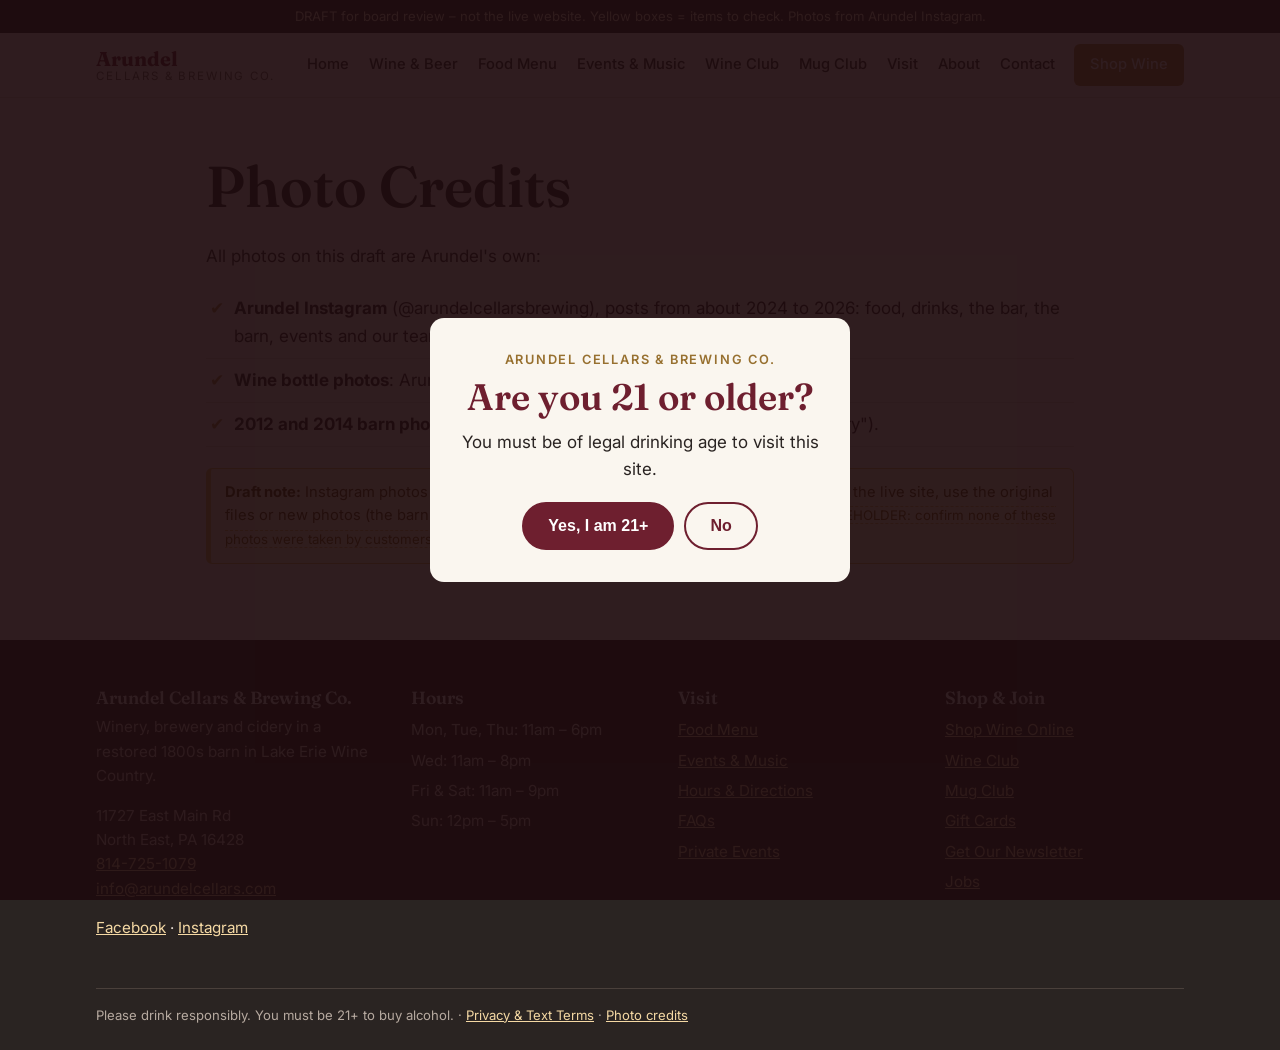
<file: credits.html>
<!doctype html>
<html lang="en">
<head>
<meta charset="utf-8">
<meta name="viewport" content="width=device-width, initial-scale=1">
<title>Photo Credits | Arundel Cellars & Brewing Co.</title>
<meta name="description" content="Stock photo credits for the draft site.">
<meta name="robots" content="noindex, nofollow">
<link rel="preconnect" href="https://fonts.googleapis.com">
<link rel="preconnect" href="https://fonts.gstatic.com" crossorigin>
<link href="https://fonts.googleapis.com/css2?family=Fraunces:opsz,wght@9..144,500;9..144,600&family=Inter:wght@400;500;600;700&display=swap" rel="stylesheet">
<link rel="stylesheet" href="assets/style.css?v=202611171415">
</head>
<body>
<div class="draft-bar">DRAFT for board review – not the live website. Yellow boxes = items to check. Photos from Arundel Instagram.</div>

<div class="age-gate" id="age-gate" hidden role="dialog" aria-modal="true" aria-labelledby="age-title">
  <div class="age-box">
    <p class="eyebrow">Arundel Cellars &amp; Brewing Co.</p>
    <h2 id="age-title">Are you 21 or older?</h2>
    <p>You must be of legal drinking age to visit this site.</p>
    <div class="btn-row"><button class="btn" data-age="yes">Yes, I am 21+</button><button class="btn outline" data-age="no">No</button></div>
    <p class="no">Sorry, you must be 21 or older. Please come back when you are.</p>
  </div>
</div>

<header class="site-header">
  <div class="wrap header-row">
    <a class="brand" href="index.html"><b>Arundel</b><span>Cellars &amp; Brewing Co.</span></a>
    <button class="nav-toggle" aria-expanded="false" aria-controls="nav">Menu</button>
    <nav class="nav" id="nav"><a href="index.html">Home</a><a href="drinks.html">Wine &amp; Beer</a><a href="menu.html">Food Menu</a><a href="events.html">Events &amp; Music</a><a href="wine-club.html">Wine Club</a><a href="mug-club.html">Mug Club</a><a href="visit.html">Visit</a><a href="about.html">About</a><a href="contact.html">Contact</a><a class="btn gold" href="https://vinoshipper.com/shop/arundel_cellars_brewing_co" target="_blank" rel="noopener">Shop Wine</a></nav>
  </div>
</header>

<main>

<section class="section">
  <div class="wrap" style="max-width:900px">
    <h1>Photo Credits</h1>
    <p>All photos on this draft are Arundel's own:</p>
    <ul class="ticks">
      <li><b>Arundel Instagram</b> (@arundelcellarsbrewing), posts from about 2024 to 2026: food, drinks, the bar, the barn, events and our team.</li>
      <li><b>Wine bottle photos</b>: Arundel product shots from 2022 (Dropbox).</li>
      <li><b>2012 and 2014 barn photos</b>: from the current website (used only in "Our Story").</li>
    </ul>
    <div class="note"><strong>Draft note:</strong> Instagram photos are sized for phones, so a few look soft on big screens. For the live site, use the original files or new photos (the barn from the road, a band playing, the patio in summer). <span class="ph">[PLACEHOLDER: confirm none of these photos were taken by customers or other photographers]</span></div>
  </div>
</section>

</main>

<footer class="site-footer">
  <div class="wrap">
    <div class="grid">
      <div>
        <h4>Arundel Cellars &amp; Brewing Co.</h4>
        <p>Winery, brewery and cidery in a restored 1800s barn in Lake Erie Wine Country.</p>
        <p>11727 East Main Rd<br>North East, PA 16428<br><a href="tel:+18147251079">814-725-1079</a><br><a href="mailto:info@arundelcellars.com">info@arundelcellars.com</a></p>
        <p><a href="https://www.facebook.com/@ArundelCellarsBrewing/" target="_blank" rel="noopener">Facebook</a> · <a href="https://www.instagram.com/arundelcellarsbrewing/" target="_blank" rel="noopener">Instagram</a></p>
      </div>
      <div>
        <h4>Hours</h4>
        <ul>
          <li>Mon, Tue, Thu: 11am – 6pm</li>
          <li>Wed: 11am – 8pm</li>
          <li>Fri &amp; Sat: 11am – 9pm</li>
          <li>Sun: 12pm – 5pm</li>
        </ul>
      </div>
      <div>
        <h4>Visit</h4>
        <ul>
          <li><a href="menu.html">Food Menu</a></li>
          <li><a href="events.html">Events &amp; Music</a></li>
          <li><a href="visit.html">Hours &amp; Directions</a></li>
          <li><a href="visit.html#faq">FAQs</a></li>
          <li><a href="contact.html#private-events">Private Events</a></li>
        </ul>
      </div>
      <div>
        <h4>Shop &amp; Join</h4>
        <ul>
          <li><a href="https://vinoshipper.com/shop/arundel_cellars_brewing_co" target="_blank" rel="noopener">Shop Wine Online</a></li>
          <li><a href="wine-club.html">Wine Club</a></li>
          <li><a href="mug-club.html">Mug Club</a></li>
          <li><a href="https://www.toasttab.com/arundel-cellars-brewing-co-11727-east-main-rd/giftcards" target="_blank" rel="noopener">Gift Cards</a></li>
          <li><a href="https://www.toasttab.com/arundel-cellars-brewing-co-11727-east-main-rd/marketing-signup" target="_blank" rel="noopener">Get Our Newsletter</a></li>
          <li><a href="contact.html#jobs">Jobs</a></li>
        </ul>
      </div>
    </div>
    <div class="fine">
      Please drink responsibly. You must be 21+ to buy alcohol. ·
      <a href="privacy.html">Privacy &amp; Text Terms</a> · <a href="credits.html">Photo credits</a>
    </div>
  </div>
</footer>
<script src="assets/site.js?v=202611171415"></script>
</body>
</html>
</file>
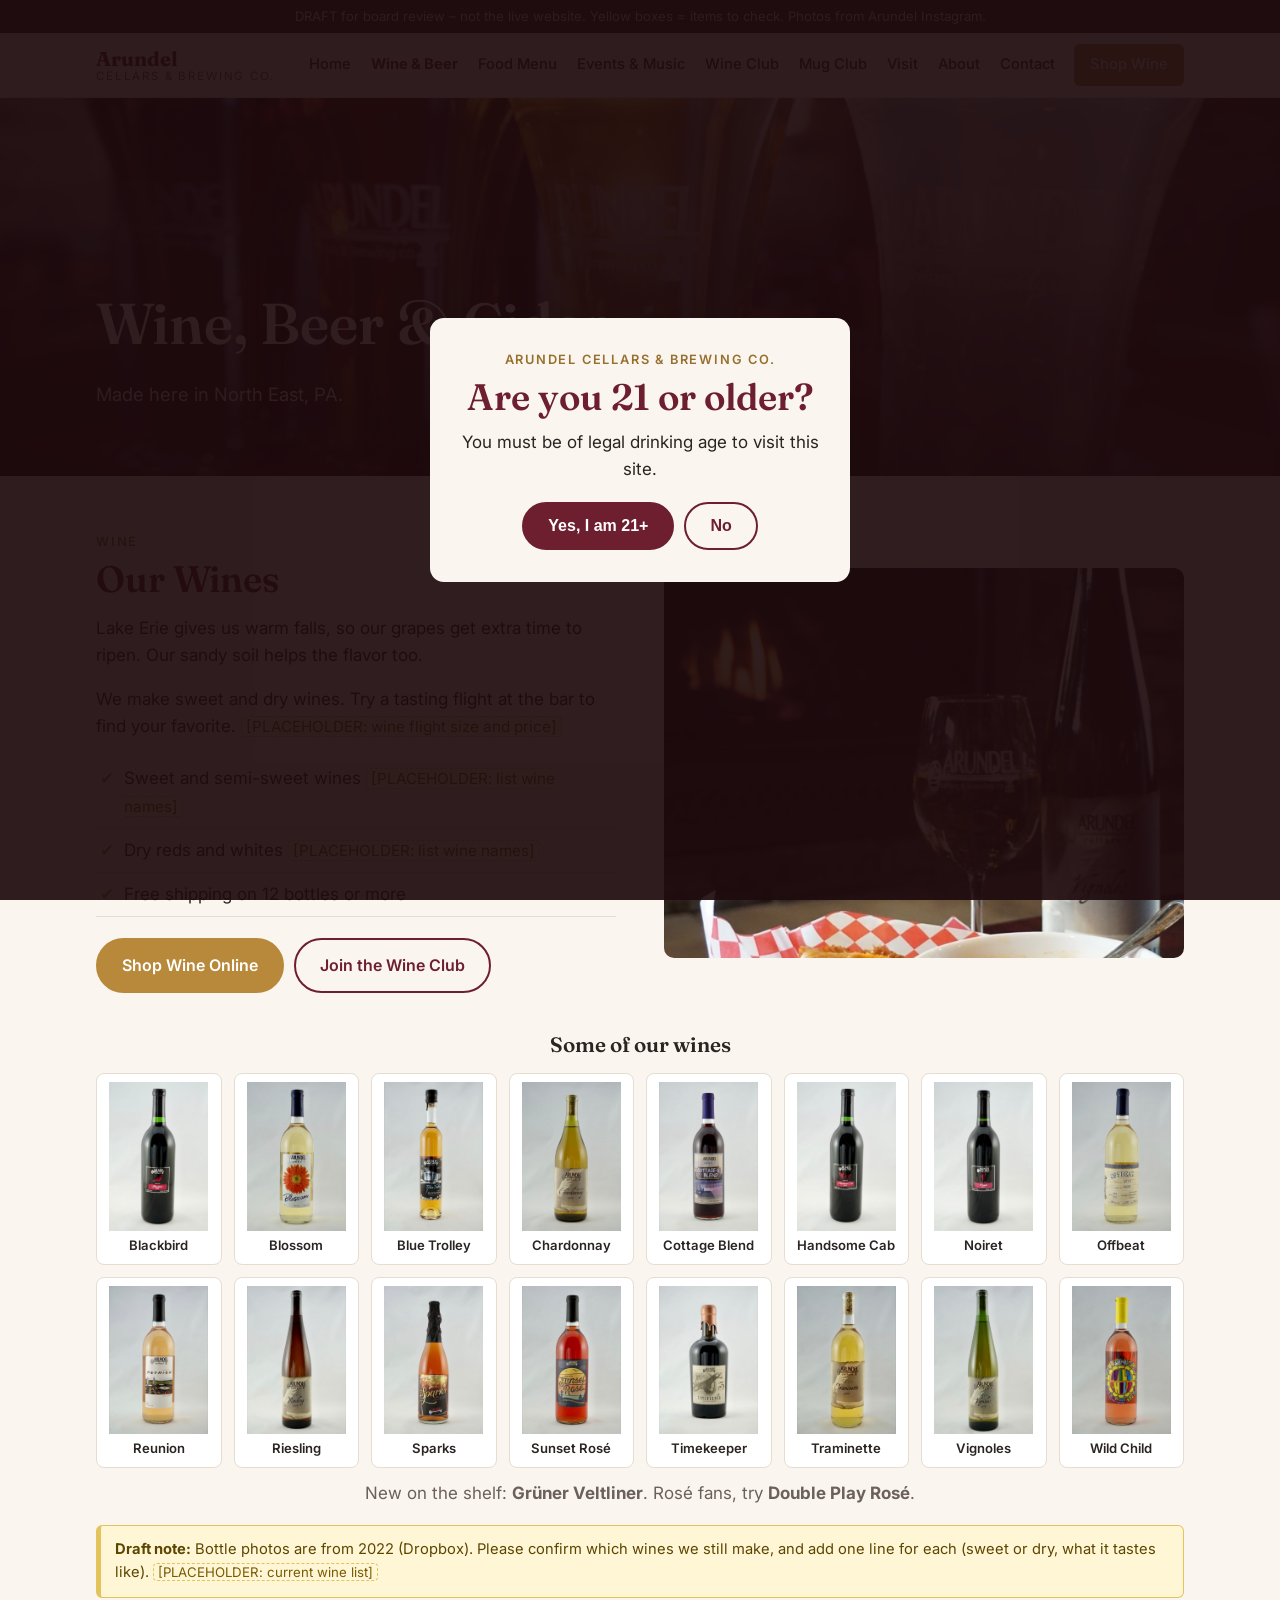
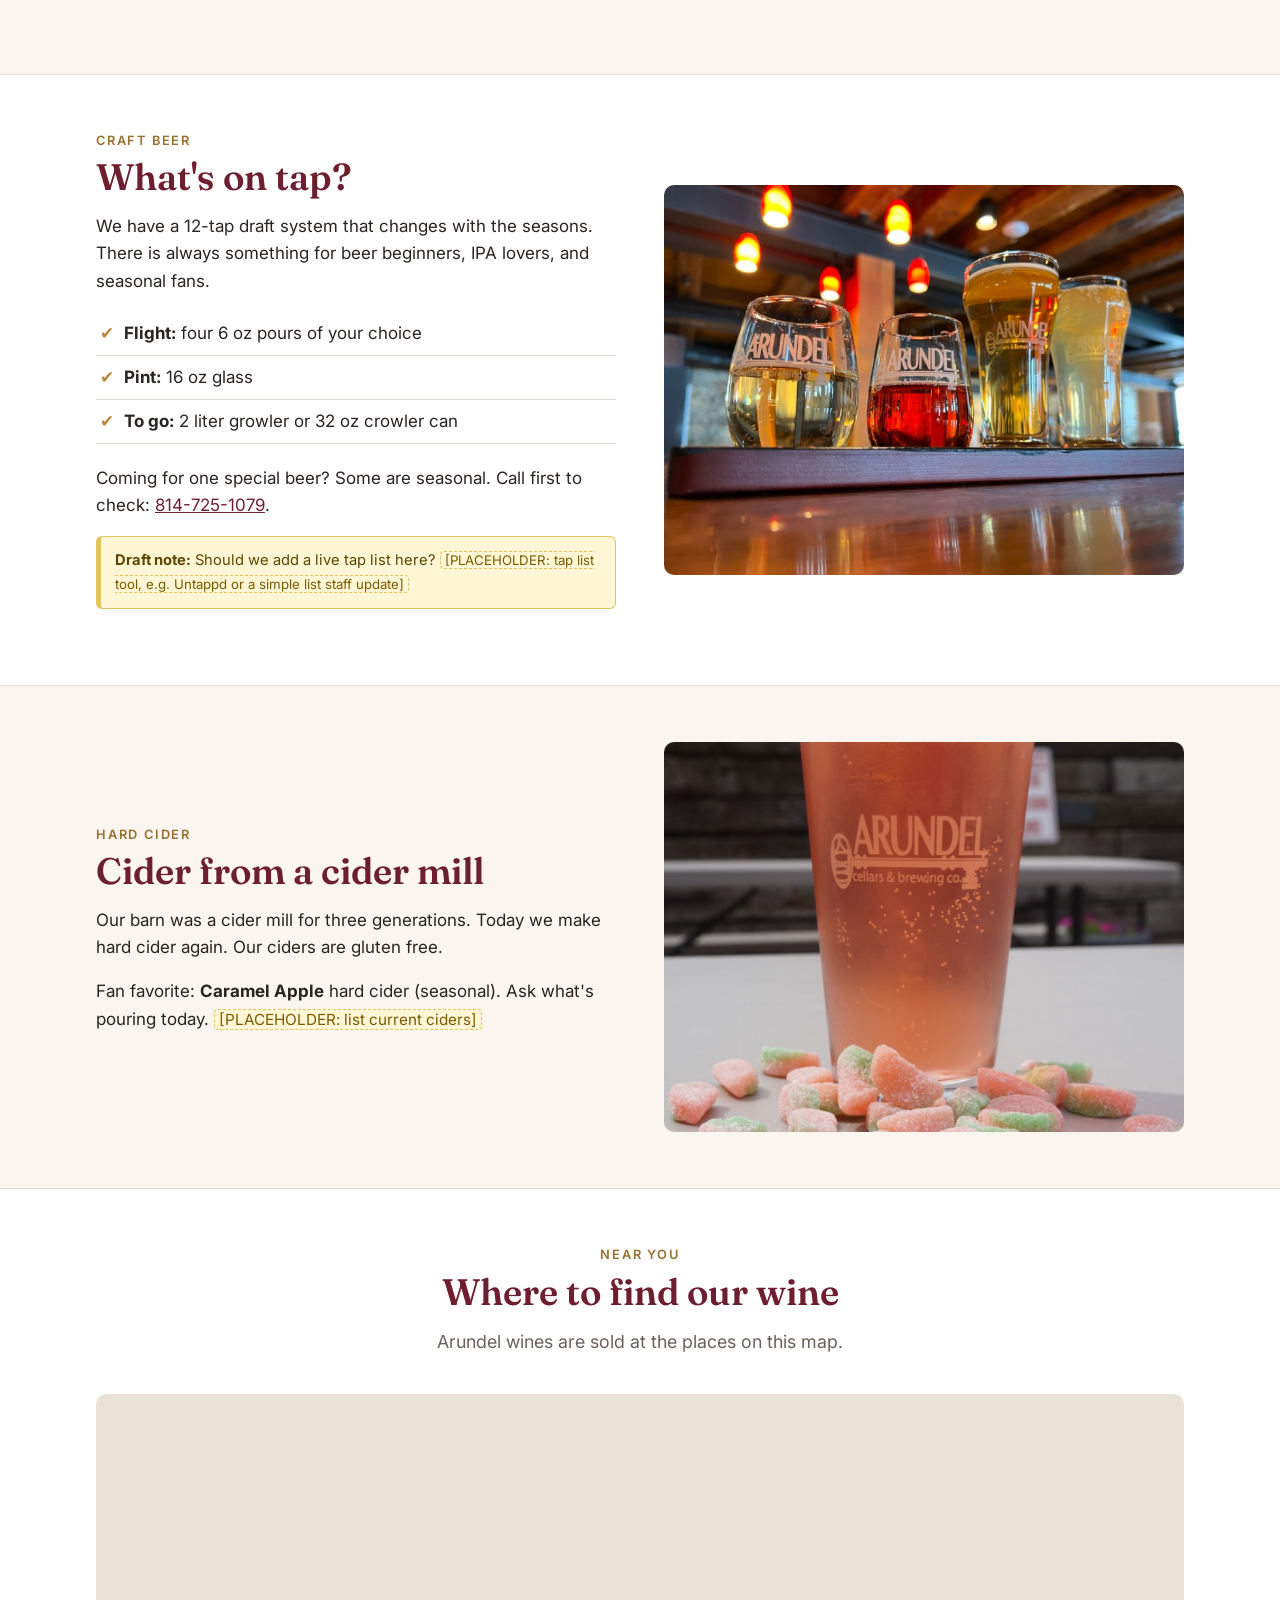
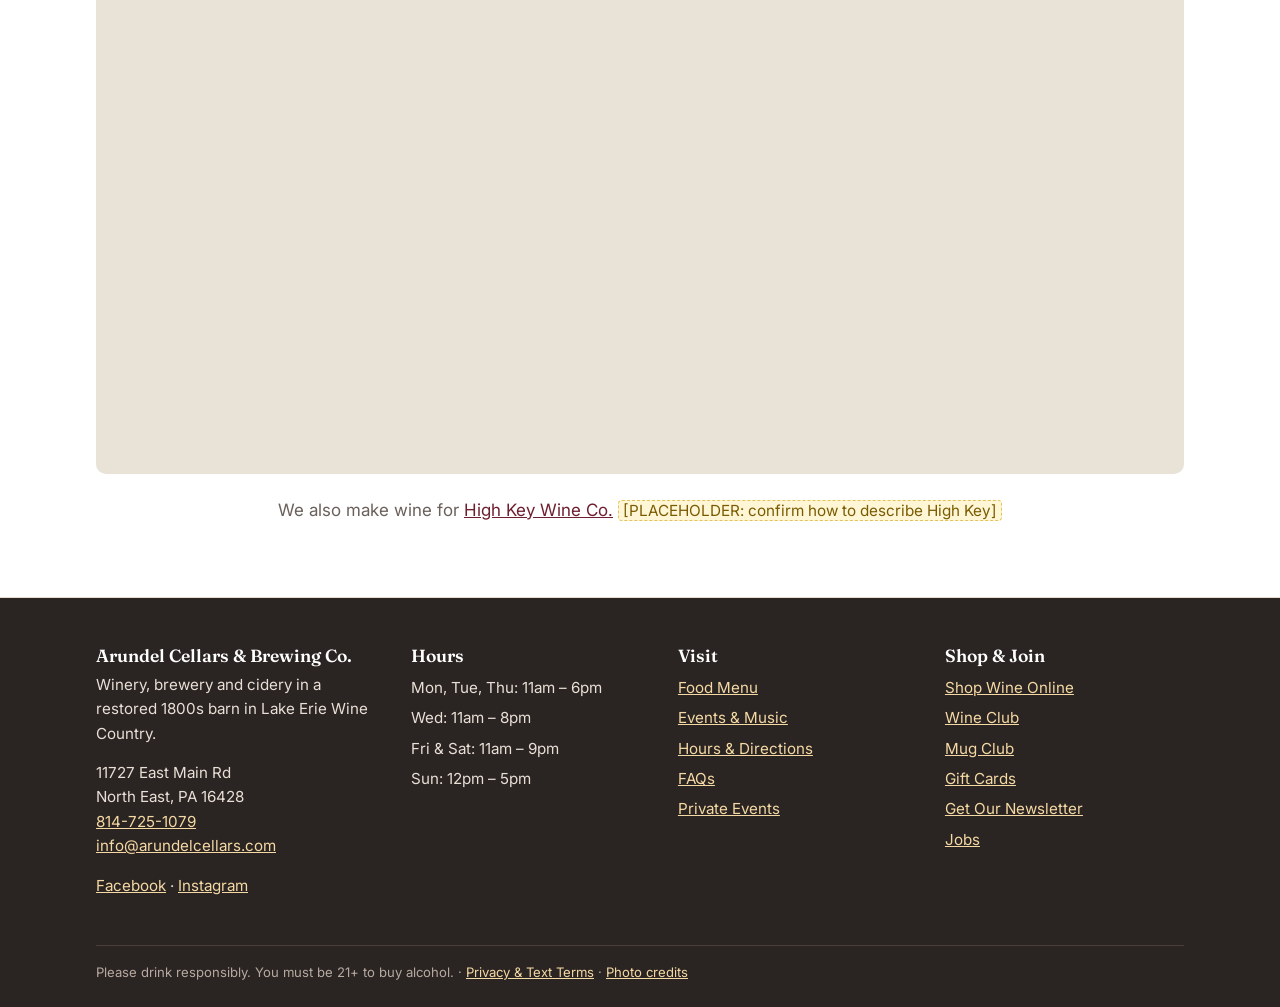
<file: drinks.html>
<!doctype html>
<html lang="en">
<head>
<meta charset="utf-8">
<meta name="viewport" content="width=device-width, initial-scale=1">
<title>Wine, Beer & Cider | Arundel Cellars & Brewing Co.</title>
<meta name="description" content="Our wines, craft beers and hard ciders, and where to buy them.">
<meta name="robots" content="noindex, nofollow">
<link rel="preconnect" href="https://fonts.googleapis.com">
<link rel="preconnect" href="https://fonts.gstatic.com" crossorigin>
<link href="https://fonts.googleapis.com/css2?family=Fraunces:opsz,wght@9..144,500;9..144,600&family=Inter:wght@400;500;600;700&display=swap" rel="stylesheet">
<link rel="stylesheet" href="assets/style.css?v=202611171415">
</head>
<body>
<div class="draft-bar">DRAFT for board review – not the live website. Yellow boxes = items to check. Photos from Arundel Instagram.</div>

<div class="age-gate" id="age-gate" hidden role="dialog" aria-modal="true" aria-labelledby="age-title">
  <div class="age-box">
    <p class="eyebrow">Arundel Cellars &amp; Brewing Co.</p>
    <h2 id="age-title">Are you 21 or older?</h2>
    <p>You must be of legal drinking age to visit this site.</p>
    <div class="btn-row"><button class="btn" data-age="yes">Yes, I am 21+</button><button class="btn outline" data-age="no">No</button></div>
    <p class="no">Sorry, you must be 21 or older. Please come back when you are.</p>
  </div>
</div>

<header class="site-header">
  <div class="wrap header-row">
    <a class="brand" href="index.html"><b>Arundel</b><span>Cellars &amp; Brewing Co.</span></a>
    <button class="nav-toggle" aria-expanded="false" aria-controls="nav">Menu</button>
    <nav class="nav" id="nav"><a href="index.html">Home</a><a href="drinks.html" aria-current="page">Wine &amp; Beer</a><a href="menu.html">Food Menu</a><a href="events.html">Events &amp; Music</a><a href="wine-club.html">Wine Club</a><a href="mug-club.html">Mug Club</a><a href="visit.html">Visit</a><a href="about.html">About</a><a href="contact.html">Contact</a><a class="btn gold" href="https://vinoshipper.com/shop/arundel_cellars_brewing_co" target="_blank" rel="noopener">Shop Wine</a></nav>
  </div>
</header>

<main>

<section class="hero short" style="background-image:url('img/ig_48.jpg')">
  <div class="wrap"><h1>Wine, Beer &amp; Cider</h1><p>Made here in North East, PA.</p></div>
</section>

<section class="section" id="wine">
  <div class="wrap split">
    <div>
      <p class="eyebrow">Wine</p>
      <h2>Our Wines</h2>
      <p>Lake Erie gives us warm falls, so our grapes get extra time to ripen. Our sandy soil helps the flavor too.</p>
      <p>We make sweet and dry wines. Try a tasting flight at the bar to find your favorite. <span class="ph">[PLACEHOLDER: wine flight size and price]</span></p>
      <ul class="ticks">
        <li>Sweet and semi-sweet wines <span class="ph">[PLACEHOLDER: list wine names]</span></li>
        <li>Dry reds and whites <span class="ph">[PLACEHOLDER: list wine names]</span></li>
        <li>Free shipping on 12 bottles or more</li>
      </ul>
      <div class="btn-row"><a class="btn gold" href="https://vinoshipper.com/shop/arundel_cellars_brewing_co" target="_blank" rel="noopener">Shop Wine Online</a><a class="btn outline" href="wine-club.html">Join the Wine Club</a></div>
    </div>
    <div class="img" style="background-image:url('img/ig_78.jpg')"></div>
  </div>
  <div class="wrap" style="margin-top:40px">
    <h3 class="center">Some of our wines</h3>
    <div class="bottles"><figure><img src="img/wines/blackbird.jpg" alt="Blackbird bottle" loading="lazy"><figcaption>Blackbird</figcaption></figure><figure><img src="img/wines/blossom.jpg" alt="Blossom bottle" loading="lazy"><figcaption>Blossom</figcaption></figure><figure><img src="img/wines/blue-trolley.jpg" alt="Blue Trolley bottle" loading="lazy"><figcaption>Blue Trolley</figcaption></figure><figure><img src="img/wines/chardonnay.jpg" alt="Chardonnay bottle" loading="lazy"><figcaption>Chardonnay</figcaption></figure><figure><img src="img/wines/cottage-blend.jpg" alt="Cottage Blend bottle" loading="lazy"><figcaption>Cottage Blend</figcaption></figure><figure><img src="img/wines/handsome-cab.jpg" alt="Handsome Cab bottle" loading="lazy"><figcaption>Handsome Cab</figcaption></figure><figure><img src="img/wines/noiret.jpg" alt="Noiret bottle" loading="lazy"><figcaption>Noiret</figcaption></figure><figure><img src="img/wines/offbeat.jpg" alt="Offbeat bottle" loading="lazy"><figcaption>Offbeat</figcaption></figure><figure><img src="img/wines/reunion.jpg" alt="Reunion bottle" loading="lazy"><figcaption>Reunion</figcaption></figure><figure><img src="img/wines/riesling.jpg" alt="Riesling bottle" loading="lazy"><figcaption>Riesling</figcaption></figure><figure><img src="img/wines/sparks.jpg" alt="Sparks bottle" loading="lazy"><figcaption>Sparks</figcaption></figure><figure><img src="img/wines/sunset-rose.jpg" alt="Sunset Rosé bottle" loading="lazy"><figcaption>Sunset Rosé</figcaption></figure><figure><img src="img/wines/timekeeper.jpg" alt="Timekeeper bottle" loading="lazy"><figcaption>Timekeeper</figcaption></figure><figure><img src="img/wines/traminette.jpg" alt="Traminette bottle" loading="lazy"><figcaption>Traminette</figcaption></figure><figure><img src="img/wines/vignoles.jpg" alt="Vignoles bottle" loading="lazy"><figcaption>Vignoles</figcaption></figure><figure><img src="img/wines/wild-child.jpg" alt="Wild Child bottle" loading="lazy"><figcaption>Wild Child</figcaption></figure></div>
    <p class="center" style="margin-top:12px;color:var(--muted)">New on the shelf: <b>Grüner Veltliner</b>. Rosé fans, try <b>Double Play Rosé</b>.</p>
    <div class="note" style="margin-top:16px"><strong>Draft note:</strong> Bottle photos are from 2022 (Dropbox). Please confirm which wines we still make, and add one line for each (sweet or dry, what it tastes like). <span class="ph">[PLACEHOLDER: current wine list]</span></div>
  </div>
</section>

<section class="section alt" id="beer">
  <div class="wrap split flip">
    <div>
      <p class="eyebrow">Craft Beer</p>
      <h2>What's on tap?</h2>
      <p>We have a 12-tap draft system that changes with the seasons. There is always something for beer beginners, IPA lovers, and seasonal fans.</p>
      <ul class="ticks">
        <li><b>Flight:</b> four 6 oz pours of your choice</li>
        <li><b>Pint:</b> 16 oz glass</li>
        <li><b>To go:</b> 2 liter growler or 32 oz crowler can</li>
      </ul>
      <p>Coming for one special beer? Some are seasonal. Call first to check: <a href="tel:+18147251079">814-725-1079</a>.</p>
      <div class="note"><strong>Draft note:</strong> Should we add a live tap list here? <span class="ph">[PLACEHOLDER: tap list tool, e.g. Untappd or a simple list staff update]</span></div>
    </div>
    <div class="img" style="background-image:url('img/ig_77.jpg')"></div>
  </div>
</section>

<section class="section" id="cider">
  <div class="wrap split">
    <div>
      <p class="eyebrow">Hard Cider</p>
      <h2>Cider from a cider mill</h2>
      <p>Our barn was a cider mill for three generations. Today we make hard cider again. Our ciders are gluten free.</p>
      <p>Fan favorite: <b>Caramel Apple</b> hard cider (seasonal). Ask what's pouring today. <span class="ph">[PLACEHOLDER: list current ciders]</span></p>
    </div>
    <div class="img" style="background-image:url('img/ig_43.jpg')"></div>
  </div>
</section>

<section class="section alt" id="where-to-buy">
  <div class="wrap">
    <div class="center"><p class="eyebrow">Near you</p><h2>Where to find our wine</h2><p class="lead">Arundel wines are sold at the places on this map.</p></div>
    <iframe class="map" style="margin-top:20px" src="https://www.google.com/maps/d/embed?mid=19cXMk7wOWzvuuWMHft8YhgZCR14LlaA&ehbc=2E312F" loading="lazy" title="Stores that sell Arundel wine"></iframe>
    <p class="center" style="margin-top:14px;color:var(--muted)">We also make wine for <a href="http://www.highkeywine.com" target="_blank" rel="noopener">High Key Wine Co.</a> <span class="ph">[PLACEHOLDER: confirm how to describe High Key]</span></p>
  </div>
</section>

</main>

<footer class="site-footer">
  <div class="wrap">
    <div class="grid">
      <div>
        <h4>Arundel Cellars &amp; Brewing Co.</h4>
        <p>Winery, brewery and cidery in a restored 1800s barn in Lake Erie Wine Country.</p>
        <p>11727 East Main Rd<br>North East, PA 16428<br><a href="tel:+18147251079">814-725-1079</a><br><a href="mailto:info@arundelcellars.com">info@arundelcellars.com</a></p>
        <p><a href="https://www.facebook.com/@ArundelCellarsBrewing/" target="_blank" rel="noopener">Facebook</a> · <a href="https://www.instagram.com/arundelcellarsbrewing/" target="_blank" rel="noopener">Instagram</a></p>
      </div>
      <div>
        <h4>Hours</h4>
        <ul>
          <li>Mon, Tue, Thu: 11am – 6pm</li>
          <li>Wed: 11am – 8pm</li>
          <li>Fri &amp; Sat: 11am – 9pm</li>
          <li>Sun: 12pm – 5pm</li>
        </ul>
      </div>
      <div>
        <h4>Visit</h4>
        <ul>
          <li><a href="menu.html">Food Menu</a></li>
          <li><a href="events.html">Events &amp; Music</a></li>
          <li><a href="visit.html">Hours &amp; Directions</a></li>
          <li><a href="visit.html#faq">FAQs</a></li>
          <li><a href="contact.html#private-events">Private Events</a></li>
        </ul>
      </div>
      <div>
        <h4>Shop &amp; Join</h4>
        <ul>
          <li><a href="https://vinoshipper.com/shop/arundel_cellars_brewing_co" target="_blank" rel="noopener">Shop Wine Online</a></li>
          <li><a href="wine-club.html">Wine Club</a></li>
          <li><a href="mug-club.html">Mug Club</a></li>
          <li><a href="https://www.toasttab.com/arundel-cellars-brewing-co-11727-east-main-rd/giftcards" target="_blank" rel="noopener">Gift Cards</a></li>
          <li><a href="https://www.toasttab.com/arundel-cellars-brewing-co-11727-east-main-rd/marketing-signup" target="_blank" rel="noopener">Get Our Newsletter</a></li>
          <li><a href="contact.html#jobs">Jobs</a></li>
        </ul>
      </div>
    </div>
    <div class="fine">
      Please drink responsibly. You must be 21+ to buy alcohol. ·
      <a href="privacy.html">Privacy &amp; Text Terms</a> · <a href="credits.html">Photo credits</a>
    </div>
  </div>
</footer>
<script src="assets/site.js?v=202611171415"></script>
</body>
</html>
</file>
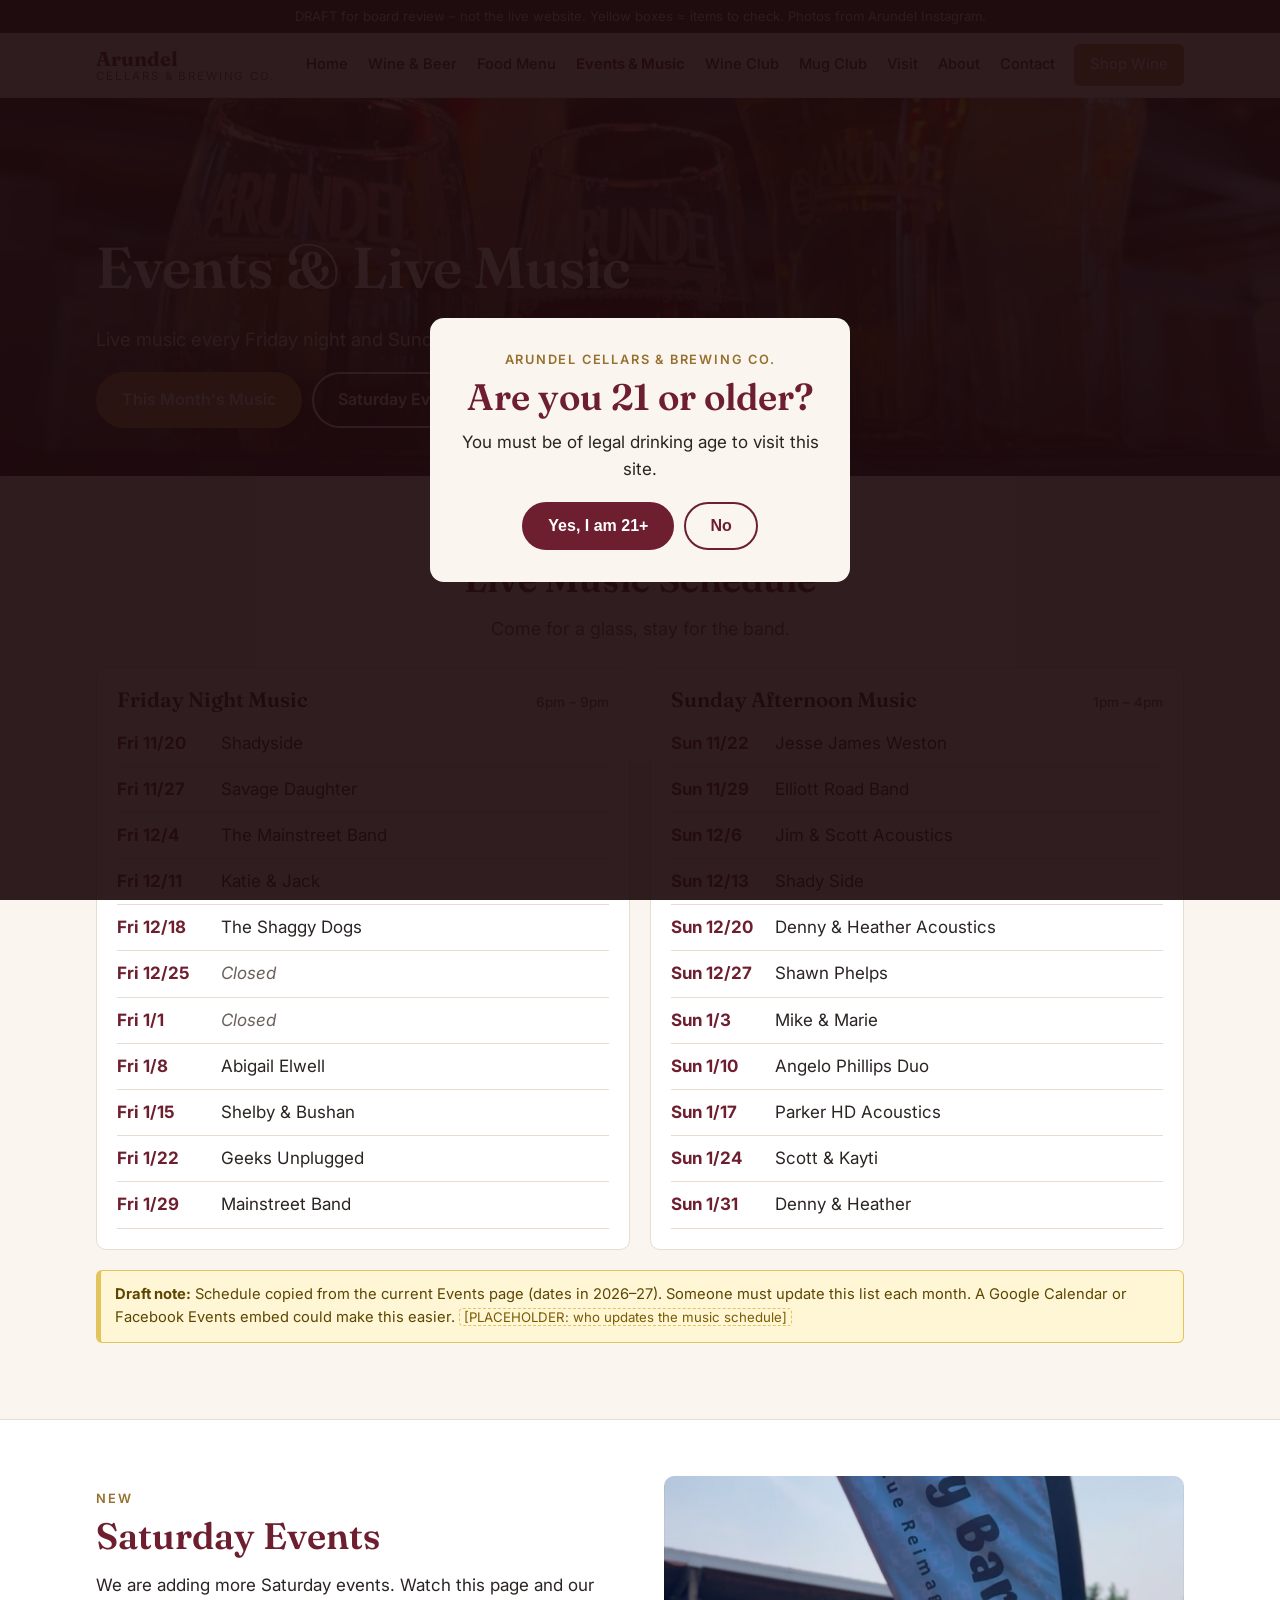
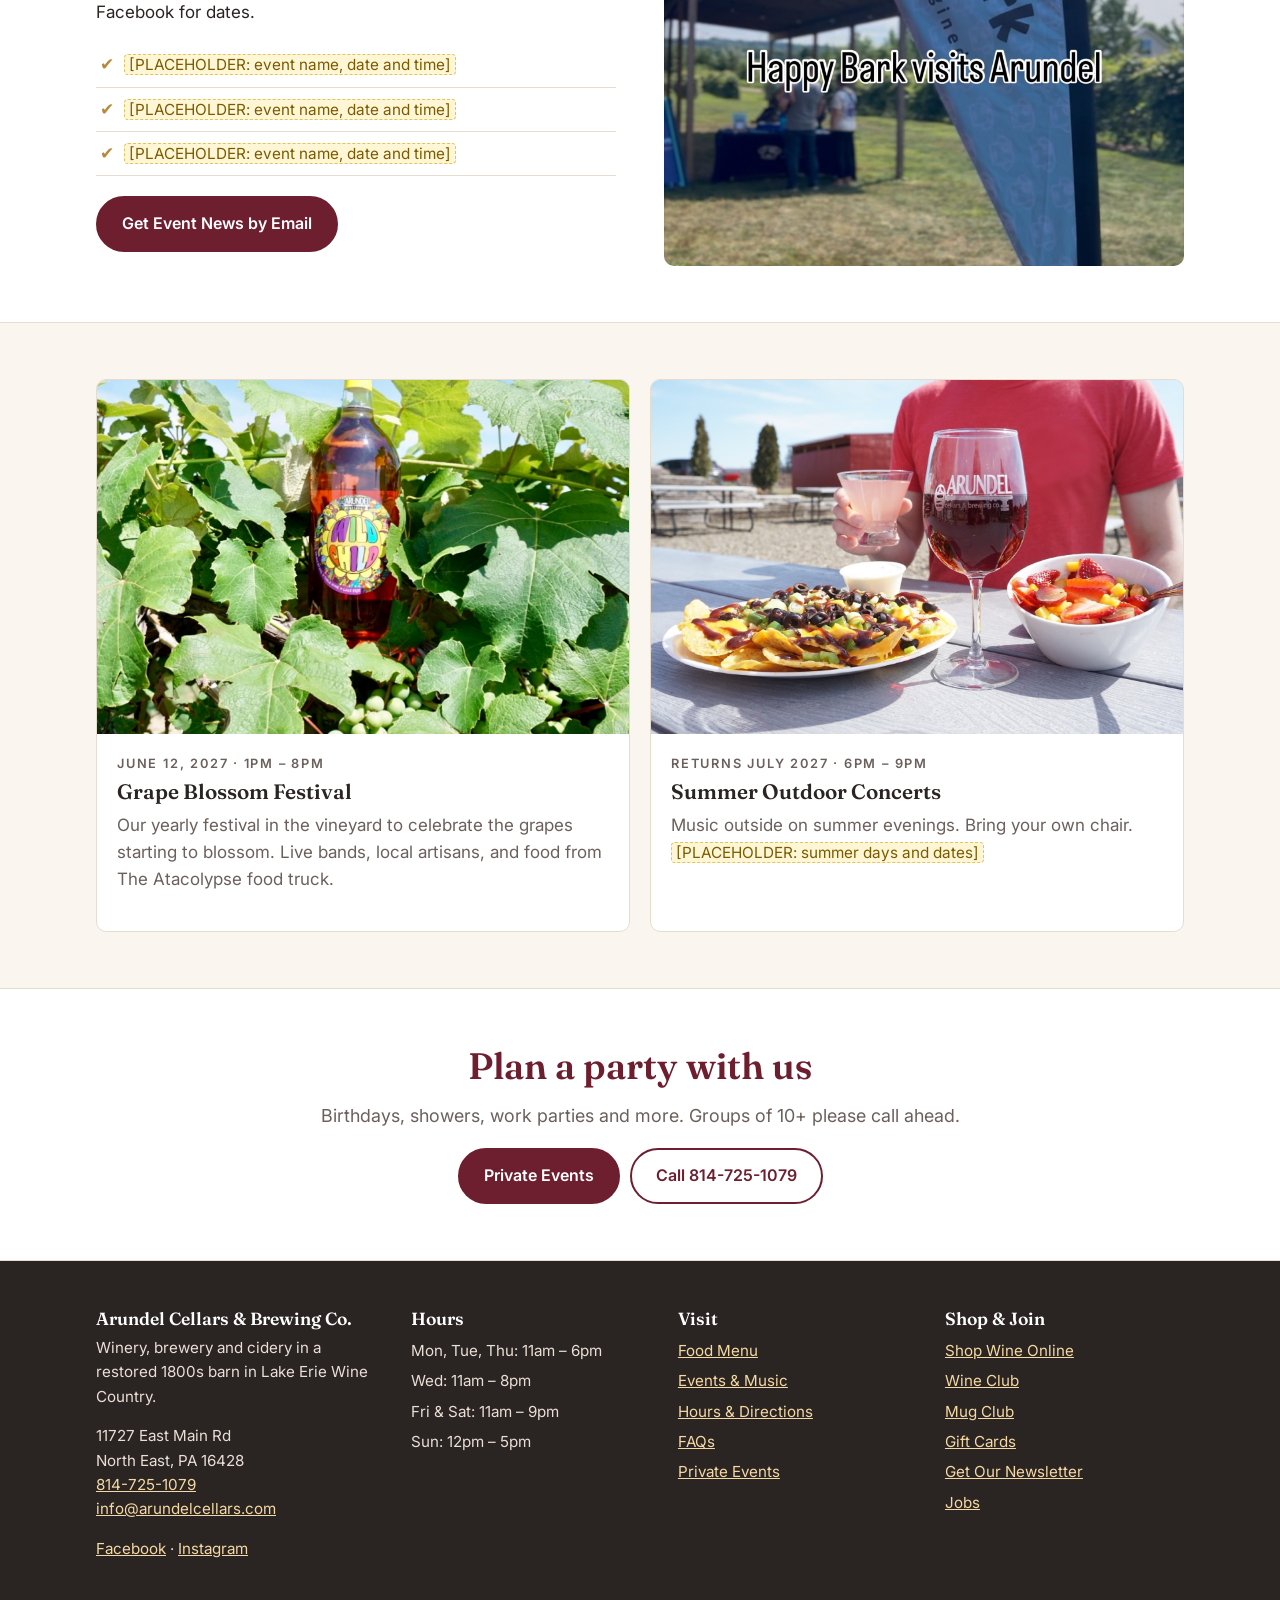
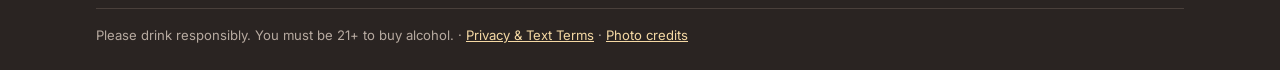
<file: events.html>
<!doctype html>
<html lang="en">
<head>
<meta charset="utf-8">
<meta name="viewport" content="width=device-width, initial-scale=1">
<title>Events & Live Music | Arundel Cellars & Brewing Co.</title>
<meta name="description" content="Live music every Friday 6-9pm and Sunday 1-4pm, Saturday events, and festivals.">
<meta name="robots" content="noindex, nofollow">
<link rel="preconnect" href="https://fonts.googleapis.com">
<link rel="preconnect" href="https://fonts.gstatic.com" crossorigin>
<link href="https://fonts.googleapis.com/css2?family=Fraunces:opsz,wght@9..144,500;9..144,600&family=Inter:wght@400;500;600;700&display=swap" rel="stylesheet">
<link rel="stylesheet" href="assets/style.css?v=202611171415">
</head>
<body>
<div class="draft-bar">DRAFT for board review – not the live website. Yellow boxes = items to check. Photos from Arundel Instagram.</div>

<div class="age-gate" id="age-gate" hidden role="dialog" aria-modal="true" aria-labelledby="age-title">
  <div class="age-box">
    <p class="eyebrow">Arundel Cellars &amp; Brewing Co.</p>
    <h2 id="age-title">Are you 21 or older?</h2>
    <p>You must be of legal drinking age to visit this site.</p>
    <div class="btn-row"><button class="btn" data-age="yes">Yes, I am 21+</button><button class="btn outline" data-age="no">No</button></div>
    <p class="no">Sorry, you must be 21 or older. Please come back when you are.</p>
  </div>
</div>

<header class="site-header">
  <div class="wrap header-row">
    <a class="brand" href="index.html"><b>Arundel</b><span>Cellars &amp; Brewing Co.</span></a>
    <button class="nav-toggle" aria-expanded="false" aria-controls="nav">Menu</button>
    <nav class="nav" id="nav"><a href="index.html">Home</a><a href="drinks.html">Wine &amp; Beer</a><a href="menu.html">Food Menu</a><a href="events.html" aria-current="page">Events &amp; Music</a><a href="wine-club.html">Wine Club</a><a href="mug-club.html">Mug Club</a><a href="visit.html">Visit</a><a href="about.html">About</a><a href="contact.html">Contact</a><a class="btn gold" href="https://vinoshipper.com/shop/arundel_cellars_brewing_co" target="_blank" rel="noopener">Shop Wine</a></nav>
  </div>
</header>

<main>

<section class="hero short" style="background-image:url('img/ig_77.jpg')">
  <div class="wrap"><h1>Events &amp; Live Music</h1><p>Live music every Friday night and Sunday afternoon.</p>
  <div class="btn-row"><a class="btn gold" href="#music">This Month's Music</a><a class="btn ghost" href="#saturdays">Saturday Events</a></div></div>
</section>

<section class="section" id="music">
  <div class="wrap">
    <div class="center"><p class="eyebrow">Indoors · Winter 2026–27</p><h2>Live Music Schedule</h2><p class="lead">Come for a glass, stay for the band.</p></div>
    <div class="grid two" style="margin-top:24px">
      <div class="sched"><h3>Friday Night Music <small>6pm – 9pm</small></h3><ul><li class=""><span>Fri 11/20</span><span>Shadyside</span></li><li class=""><span>Fri 11/27</span><span>Savage Daughter</span></li><li class=""><span>Fri 12/4</span><span>The Mainstreet Band</span></li><li class=""><span>Fri 12/11</span><span>Katie &amp; Jack</span></li><li class=""><span>Fri 12/18</span><span>The Shaggy Dogs</span></li><li class="closed"><span>Fri 12/25</span><span>Closed</span></li><li class="closed"><span>Fri 1/1</span><span>Closed</span></li><li class=""><span>Fri 1/8</span><span>Abigail Elwell</span></li><li class=""><span>Fri 1/15</span><span>Shelby &amp; Bushan</span></li><li class=""><span>Fri 1/22</span><span>Geeks Unplugged</span></li><li class=""><span>Fri 1/29</span><span>Mainstreet Band</span></li></ul></div>
      <div class="sched"><h3>Sunday Afternoon Music <small>1pm – 4pm</small></h3><ul><li class=""><span>Sun 11/22</span><span>Jesse James Weston</span></li><li class=""><span>Sun 11/29</span><span>Elliott Road Band</span></li><li class=""><span>Sun 12/6</span><span>Jim &amp; Scott Acoustics</span></li><li class=""><span>Sun 12/13</span><span>Shady Side</span></li><li class=""><span>Sun 12/20</span><span>Denny &amp; Heather Acoustics</span></li><li class=""><span>Sun 12/27</span><span>Shawn Phelps</span></li><li class=""><span>Sun 1/3</span><span>Mike &amp; Marie</span></li><li class=""><span>Sun 1/10</span><span>Angelo Phillips Duo</span></li><li class=""><span>Sun 1/17</span><span>Parker HD Acoustics</span></li><li class=""><span>Sun 1/24</span><span>Scott &amp; Kayti</span></li><li class=""><span>Sun 1/31</span><span>Denny &amp; Heather</span></li></ul></div>
    </div>
    <div class="note" style="margin-top:20px"><strong>Draft note:</strong> Schedule copied from the current Events page (dates in 2026–27). Someone must update this list each month. A Google Calendar or Facebook Events embed could make this easier. <span class="ph">[PLACEHOLDER: who updates the music schedule]</span></div>
  </div>
</section>

<section class="section alt" id="saturdays">
  <div class="wrap split">
    <div>
      <p class="eyebrow">New</p>
      <h2>Saturday Events</h2>
      <p>We are adding more Saturday events. Watch this page and our Facebook for dates.</p>
      <ul class="ticks">
        <li><span class="ph">[PLACEHOLDER: event name, date and time]</span></li>
        <li><span class="ph">[PLACEHOLDER: event name, date and time]</span></li>
        <li><span class="ph">[PLACEHOLDER: event name, date and time]</span></li>
      </ul>
      <a class="btn" href="https://www.toasttab.com/arundel-cellars-brewing-co-11727-east-main-rd/marketing-signup" target="_blank" rel="noopener">Get Event News by Email</a>
    </div>
    <div class="img" style="background-image:url('img/ig_33.jpg')"></div>
  </div>
</section>

<section class="section">
  <div class="wrap">
    <div class="grid two">
      <div class="card"><div class="img" style="background-image:url('img/ig_34.jpg')"></div>
        <div class="body"><p class="eyebrow">June 12, 2027 · 1pm – 8pm</p><h3>Grape Blossom Festival</h3>
        <p>Our yearly festival in the vineyard to celebrate the grapes starting to blossom. Live bands, local artisans, and food from The Atacolypse food truck.</p></div></div>
      <div class="card"><div class="img" style="background-image:url('img/ig_60.jpg')"></div>
        <div class="body"><p class="eyebrow">Returns July 2027 · 6pm – 9pm</p><h3>Summer Outdoor Concerts</h3>
        <p>Music outside on summer evenings. Bring your own chair. <span class="ph">[PLACEHOLDER: summer days and dates]</span></p></div></div>
    </div>
  </div>
</section>

<section class="section alt">
  <div class="wrap center">
    <h2>Plan a party with us</h2>
    <p class="lead">Birthdays, showers, work parties and more. Groups of 10+ please call ahead.</p>
    <div class="btn-row"><a class="btn" href="contact.html#private-events">Private Events</a><a class="btn outline" href="tel:+18147251079">Call 814-725-1079</a></div>
  </div>
</section>

</main>

<footer class="site-footer">
  <div class="wrap">
    <div class="grid">
      <div>
        <h4>Arundel Cellars &amp; Brewing Co.</h4>
        <p>Winery, brewery and cidery in a restored 1800s barn in Lake Erie Wine Country.</p>
        <p>11727 East Main Rd<br>North East, PA 16428<br><a href="tel:+18147251079">814-725-1079</a><br><a href="mailto:info@arundelcellars.com">info@arundelcellars.com</a></p>
        <p><a href="https://www.facebook.com/@ArundelCellarsBrewing/" target="_blank" rel="noopener">Facebook</a> · <a href="https://www.instagram.com/arundelcellarsbrewing/" target="_blank" rel="noopener">Instagram</a></p>
      </div>
      <div>
        <h4>Hours</h4>
        <ul>
          <li>Mon, Tue, Thu: 11am – 6pm</li>
          <li>Wed: 11am – 8pm</li>
          <li>Fri &amp; Sat: 11am – 9pm</li>
          <li>Sun: 12pm – 5pm</li>
        </ul>
      </div>
      <div>
        <h4>Visit</h4>
        <ul>
          <li><a href="menu.html">Food Menu</a></li>
          <li><a href="events.html">Events &amp; Music</a></li>
          <li><a href="visit.html">Hours &amp; Directions</a></li>
          <li><a href="visit.html#faq">FAQs</a></li>
          <li><a href="contact.html#private-events">Private Events</a></li>
        </ul>
      </div>
      <div>
        <h4>Shop &amp; Join</h4>
        <ul>
          <li><a href="https://vinoshipper.com/shop/arundel_cellars_brewing_co" target="_blank" rel="noopener">Shop Wine Online</a></li>
          <li><a href="wine-club.html">Wine Club</a></li>
          <li><a href="mug-club.html">Mug Club</a></li>
          <li><a href="https://www.toasttab.com/arundel-cellars-brewing-co-11727-east-main-rd/giftcards" target="_blank" rel="noopener">Gift Cards</a></li>
          <li><a href="https://www.toasttab.com/arundel-cellars-brewing-co-11727-east-main-rd/marketing-signup" target="_blank" rel="noopener">Get Our Newsletter</a></li>
          <li><a href="contact.html#jobs">Jobs</a></li>
        </ul>
      </div>
    </div>
    <div class="fine">
      Please drink responsibly. You must be 21+ to buy alcohol. ·
      <a href="privacy.html">Privacy &amp; Text Terms</a> · <a href="credits.html">Photo credits</a>
    </div>
  </div>
</footer>
<script src="assets/site.js?v=202611171415"></script>
</body>
</html>
</file>
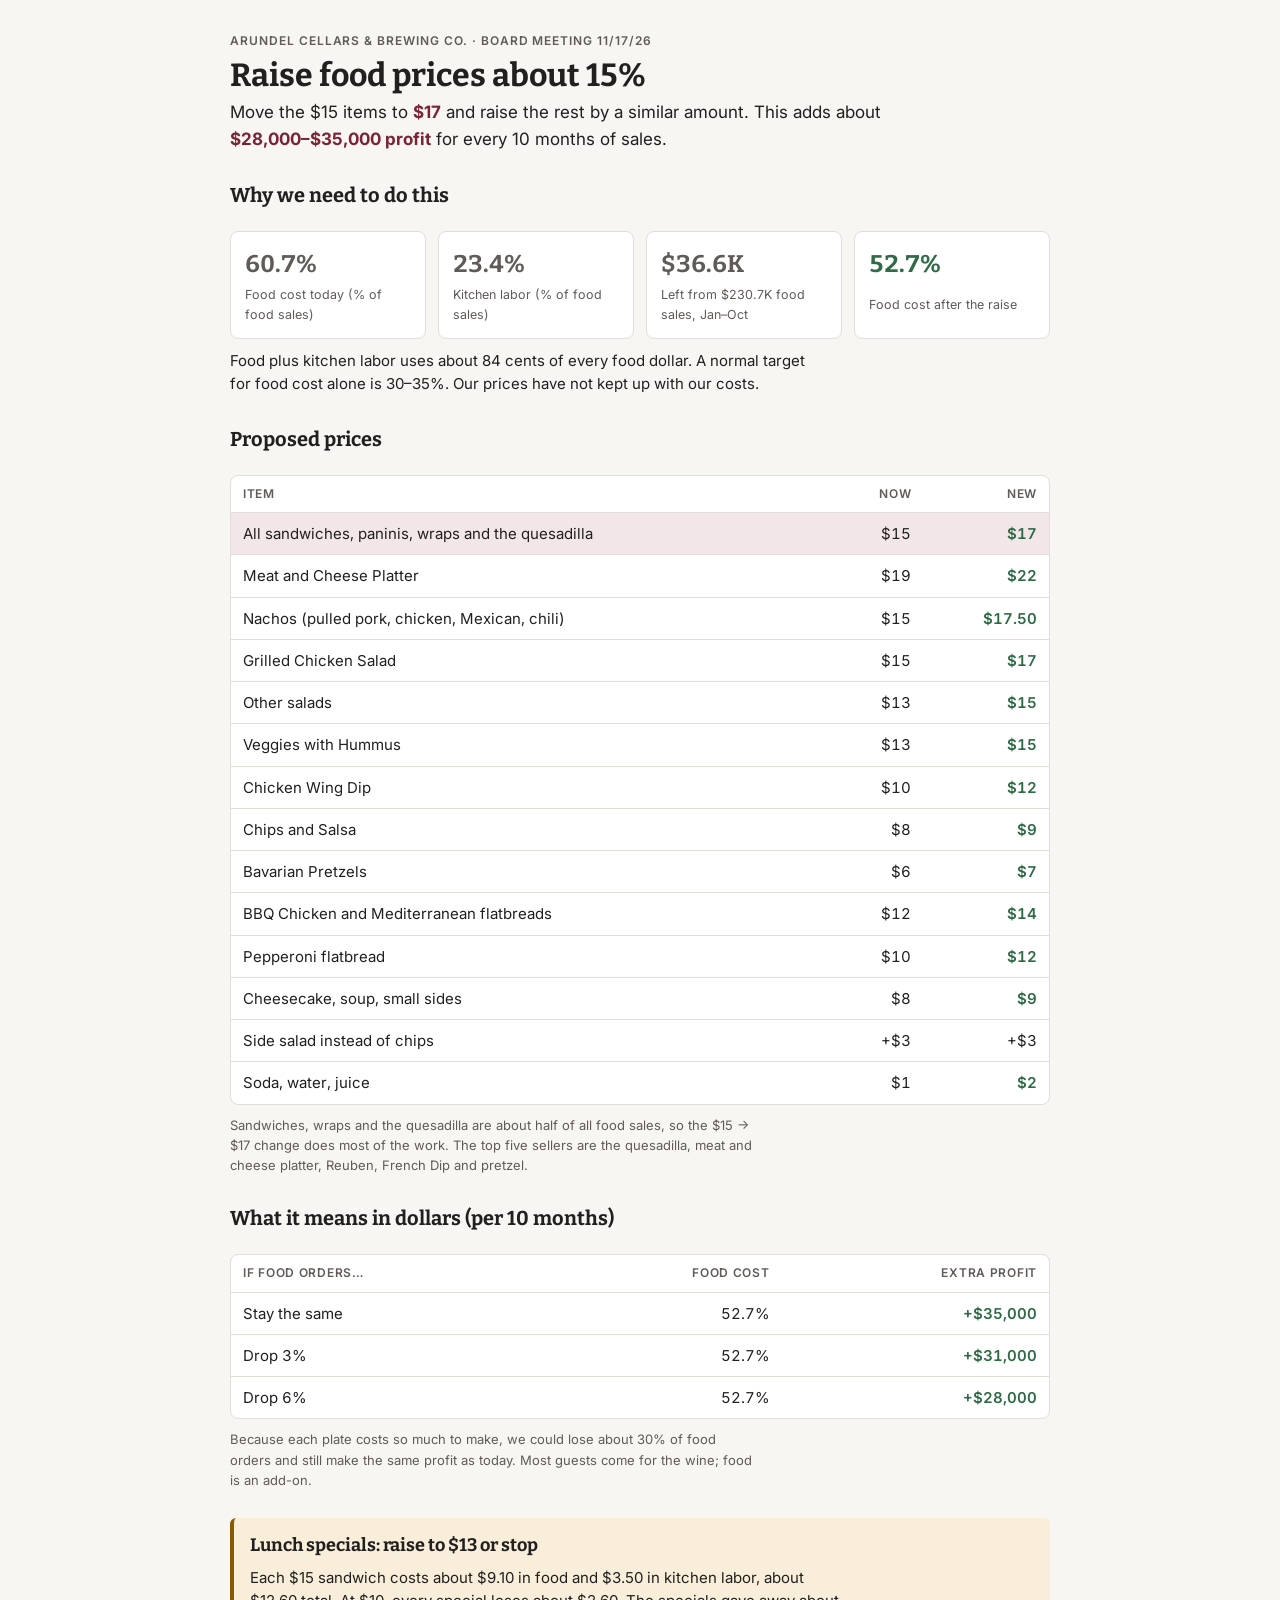
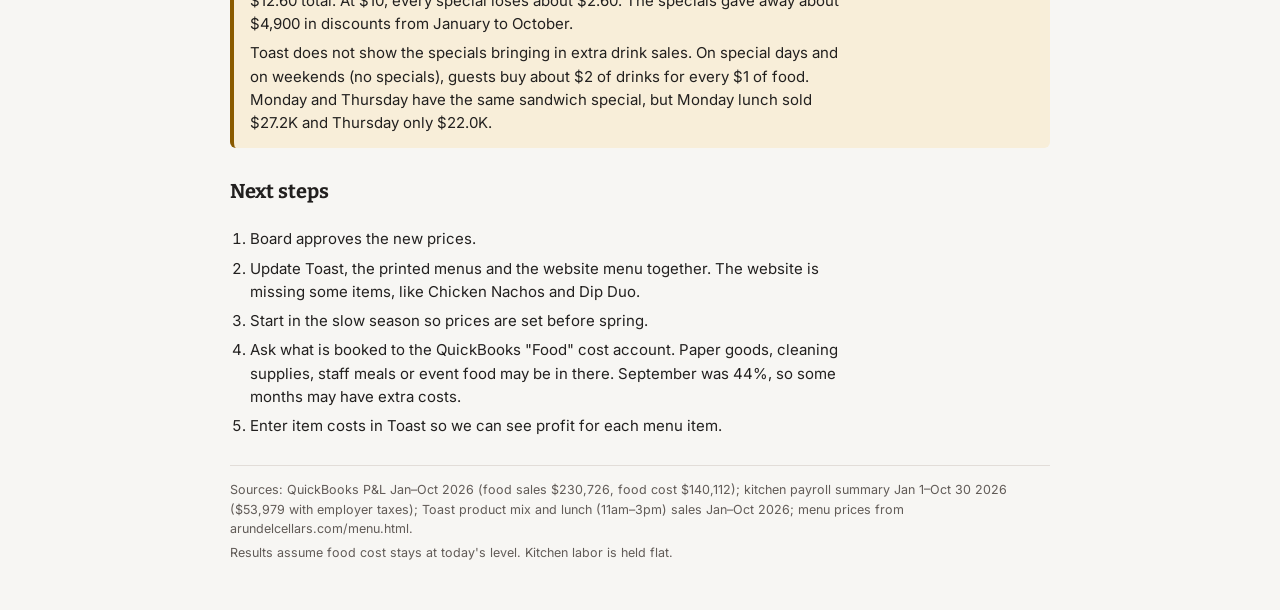
<file: food-pricing.html>
<!doctype html>
<html lang="en">
<head>
<meta charset="utf-8">
<meta name="viewport" content="width=device-width, initial-scale=1, viewport-fit=cover">
<meta name="robots" content="noindex">
<title>Arundel Food Pricing</title>
<meta name="claude:viewport-fit-sides" content="cover">
<link rel="preconnect" href="https://fonts.googleapis.com">
<link rel="stylesheet" href="https://fonts.googleapis.com/css2?family=Bitter:wght@500;700&family=Inter:wght@400;500;600&display=swap">
<style>
/* Layout: single readable column, one-page memo; summary strip, then price table, then specials and next steps */
:root{
  --bg:#f7f6f3; --surface:#ffffff; --fg:#22201f; --muted:#615b57; --line:#e2ddd8;
  --accent:#7a2335; --accent-soft:#f3e6e8; --good:#2f6b46; --good-soft:#e5f0e8; --warn:#8a5a00; --warn-soft:#f8eed9;
  --display:"Bitter", Georgia, "Times New Roman", serif;
  --body:"Inter", system-ui, -apple-system, "Segoe UI", sans-serif;
}
@media (prefers-color-scheme: dark){:root:not([data-theme="light"]){
  --bg:#1b1918; --surface:#24211f; --fg:#efebe7; --muted:#a8a09a; --line:#3a3532;
  --accent:#e08a9a; --accent-soft:#3a2328; --good:#7cc596; --good-soft:#1f3326; --warn:#e2b45a; --warn-soft:#3a2f1a; color-scheme:dark}}
:root[data-theme="dark"]{
  --bg:#1b1918; --surface:#24211f; --fg:#efebe7; --muted:#a8a09a; --line:#3a3532;
  --accent:#e08a9a; --accent-soft:#3a2328; --good:#7cc596; --good-soft:#1f3326; --warn:#e2b45a; --warn-soft:#3a2f1a; color-scheme:dark}
body{background:var(--bg);color:var(--fg);font-family:var(--body);font-size:15px;line-height:1.55}
.wrap{max-width:820px;margin:0 auto;padding-block:32px 48px;padding-left:max(16px,env(safe-area-inset-left,0px));padding-right:max(16px,env(safe-area-inset-right,0px));display:grid;gap:28px}
header{display:grid;gap:6px}
.eyebrow{font-size:12px;letter-spacing:.08em;text-transform:uppercase;color:var(--muted);font-weight:600}
h1{font-family:var(--display);font-size:32px;line-height:1.15;margin:0;text-wrap:balance}
h2{font-family:var(--display);font-size:20px;margin:0 0 10px;text-wrap:balance}
p{margin:0;max-width:66ch}
.lede{font-size:17px}
.lede strong{color:var(--accent)}
.stats{display:grid;grid-template-columns:repeat(4,minmax(0,1fr));gap:12px}
.stat{background:var(--surface);border:1px solid var(--line);border-radius:8px;padding:14px;display:grid;gap:2px;min-width:0}
.stat b{font-family:var(--display);font-size:24px;font-variant-numeric:tabular-nums}
.stat span{font-size:12.5px;color:var(--muted)}
.stat.now b{color:var(--muted)}
.stat.new b{color:var(--good)}
@media (max-width:640px){.stats{grid-template-columns:repeat(2,minmax(0,1fr))}h1{font-size:26px}}
section{display:grid;gap:10px}
.tbl{overflow-x:auto;background:var(--surface);border:1px solid var(--line);border-radius:8px}
table{width:100%;border-collapse:collapse;font-variant-numeric:tabular-nums;min-width:460px}
th,td{text-align:left;padding:9px 12px;border-bottom:1px solid var(--line);vertical-align:top}
th{font-size:12px;letter-spacing:.06em;text-transform:uppercase;color:var(--muted);font-weight:600}
tr:last-child td{border-bottom:0}
td.num,th.num{text-align:right;white-space:nowrap}
td.new{font-weight:600;color:var(--good)}
tr.key td{background:var(--accent-soft)}
.note{font-size:13px;color:var(--muted)}
.callout{background:var(--warn-soft);border-left:4px solid var(--warn);border-radius:6px;padding:14px 16px;display:grid;gap:6px}
.callout h2{margin:0;font-size:18px}
ol,ul{margin:0;padding-left:20px;display:grid;gap:6px}
li{max-width:66ch}
footer{font-size:12.5px;color:var(--muted);border-top:1px solid var(--line);padding-top:14px;display:grid;gap:4px}
</style>
</head>
<body style="margin:0">

<div class="wrap">
  <header>
    <div class="eyebrow">Arundel Cellars &amp; Brewing Co. · Board meeting 11/17/26</div>
    <h1>Raise food prices about 15%</h1>
    <p class="lede">Move the $15 items to <strong>$17</strong> and raise the rest by a similar amount. This adds about <strong>$28,000–$35,000 profit</strong> for every 10 months of sales.</p>
  </header>

  <section>
    <h2>Why we need to do this</h2>
    <div class="stats">
      <div class="stat now"><b>60.7%</b><span>Food cost today (% of food sales)</span></div>
      <div class="stat now"><b>23.4%</b><span>Kitchen labor (% of food sales)</span></div>
      <div class="stat now"><b>$36.6K</b><span>Left from $230.7K food sales, Jan–Oct</span></div>
      <div class="stat new"><b>52.7%</b><span>Food cost after the raise</span></div>
    </div>
    <p>Food plus kitchen labor uses about 84 cents of every food dollar. A normal target for food cost alone is 30–35%. Our prices have not kept up with our costs.</p>
  </section>

  <section>
    <h2>Proposed prices</h2>
    <div class="tbl">
      <table>
        <thead><tr><th>Item</th><th class="num">Now</th><th class="num">New</th></tr></thead>
        <tbody>
          <tr class="key"><td>All sandwiches, paninis, wraps and the quesadilla</td><td class="num">$15</td><td class="num new">$17</td></tr>
          <tr><td>Meat and Cheese Platter</td><td class="num">$19</td><td class="num new">$22</td></tr>
          <tr><td>Nachos (pulled pork, chicken, Mexican, chili)</td><td class="num">$15</td><td class="num new">$17.50</td></tr>
          <tr><td>Grilled Chicken Salad</td><td class="num">$15</td><td class="num new">$17</td></tr>
          <tr><td>Other salads</td><td class="num">$13</td><td class="num new">$15</td></tr>
          <tr><td>Veggies with Hummus</td><td class="num">$13</td><td class="num new">$15</td></tr>
          <tr><td>Chicken Wing Dip</td><td class="num">$10</td><td class="num new">$12</td></tr>
          <tr><td>Chips and Salsa</td><td class="num">$8</td><td class="num new">$9</td></tr>
          <tr><td>Bavarian Pretzels</td><td class="num">$6</td><td class="num new">$7</td></tr>
          <tr><td>BBQ Chicken and Mediterranean flatbreads</td><td class="num">$12</td><td class="num new">$14</td></tr>
          <tr><td>Pepperoni flatbread</td><td class="num">$10</td><td class="num new">$12</td></tr>
          <tr><td>Cheesecake, soup, small sides</td><td class="num">$8</td><td class="num new">$9</td></tr>
          <tr><td>Side salad instead of chips</td><td class="num">+$3</td><td class="num">+$3</td></tr>
          <tr><td>Soda, water, juice</td><td class="num">$1</td><td class="num new">$2</td></tr>
        </tbody>
      </table>
    </div>
    <p class="note">Sandwiches, wraps and the quesadilla are about half of all food sales, so the $15 → $17 change does most of the work. The top five sellers are the quesadilla, meat and cheese platter, Reuben, French Dip and pretzel.</p>
  </section>

  <section>
    <h2>What it means in dollars (per 10 months)</h2>
    <div class="tbl">
      <table>
        <thead><tr><th>If food orders…</th><th class="num">Food cost</th><th class="num">Extra profit</th></tr></thead>
        <tbody>
          <tr><td>Stay the same</td><td class="num">52.7%</td><td class="num new">+$35,000</td></tr>
          <tr><td>Drop 3%</td><td class="num">52.7%</td><td class="num new">+$31,000</td></tr>
          <tr><td>Drop 6%</td><td class="num">52.7%</td><td class="num new">+$28,000</td></tr>
        </tbody>
      </table>
    </div>
    <p class="note">Because each plate costs so much to make, we could lose about 30% of food orders and still make the same profit as today. Most guests come for the wine; food is an add-on.</p>
  </section>

  <section class="callout">
    <h2>Lunch specials: raise to $13 or stop</h2>
    <p>Each $15 sandwich costs about $9.10 in food and $3.50 in kitchen labor, about $12.60 total. At $10, every special loses about $2.60. The specials gave away about $4,900 in discounts from January to October.</p>
    <p>Toast does not show the specials bringing in extra drink sales. On special days and on weekends (no specials), guests buy about $2 of drinks for every $1 of food. Monday and Thursday have the same sandwich special, but Monday lunch sold $27.2K and Thursday only $22.0K.</p>
  </section>

  <section>
    <h2>Next steps</h2>
    <ol>
      <li>Board approves the new prices.</li>
      <li>Update Toast, the printed menus and the website menu together. The website is missing some items, like Chicken Nachos and Dip Duo.</li>
      <li>Start in the slow season so prices are set before spring.</li>
      <li>Ask what is booked to the QuickBooks "Food" cost account. Paper goods, cleaning supplies, staff meals or event food may be in there. September was 44%, so some months may have extra costs.</li>
      <li>Enter item costs in Toast so we can see profit for each menu item.</li>
    </ol>
  </section>

  <footer>
    <span>Sources: QuickBooks P&amp;L Jan–Oct 2026 (food sales $230,726, food cost $140,112); kitchen payroll summary Jan 1–Oct 30 2026 ($53,979 with employer taxes); Toast product mix and lunch (11am–3pm) sales Jan–Oct 2026; menu prices from arundelcellars.com/menu.html.</span>
    <span>Results assume food cost stays at today's level. Kitchen labor is held flat.</span>
  </footer>
</div>
</body>
</html>
</file>
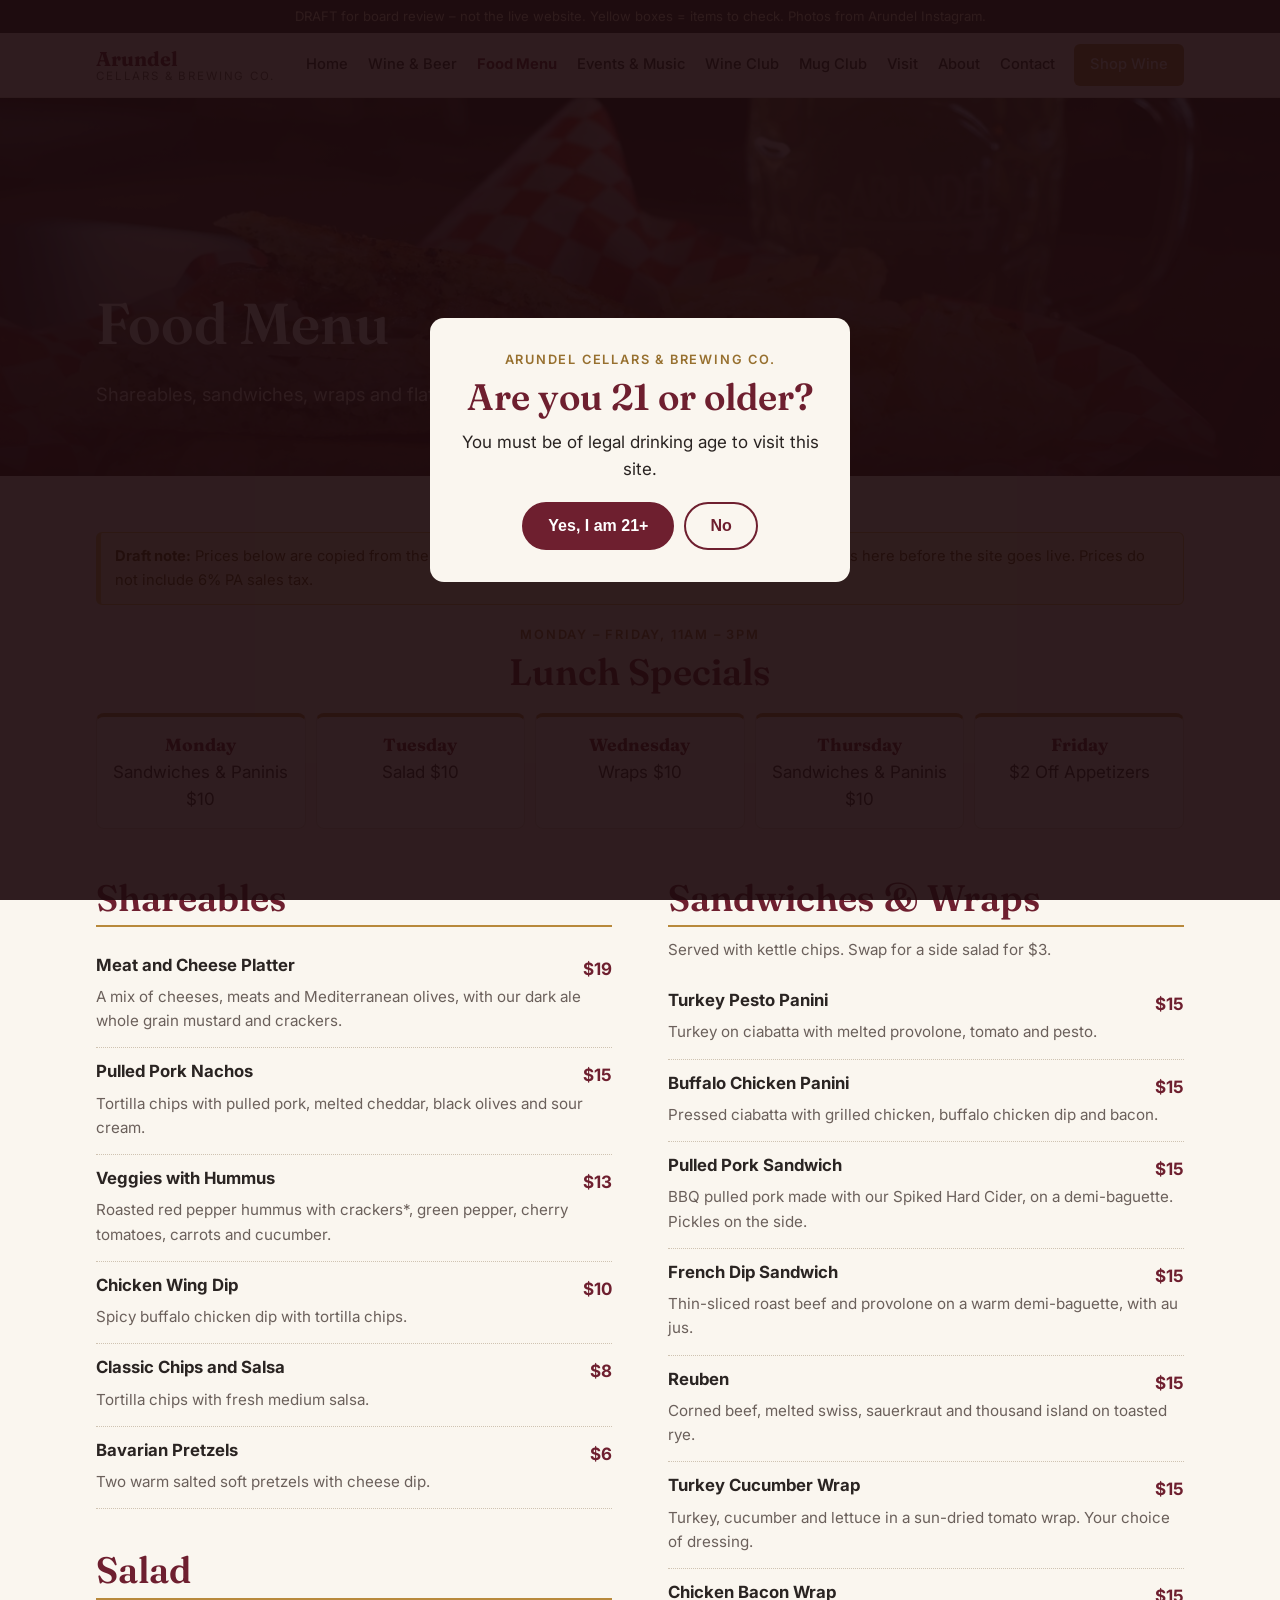
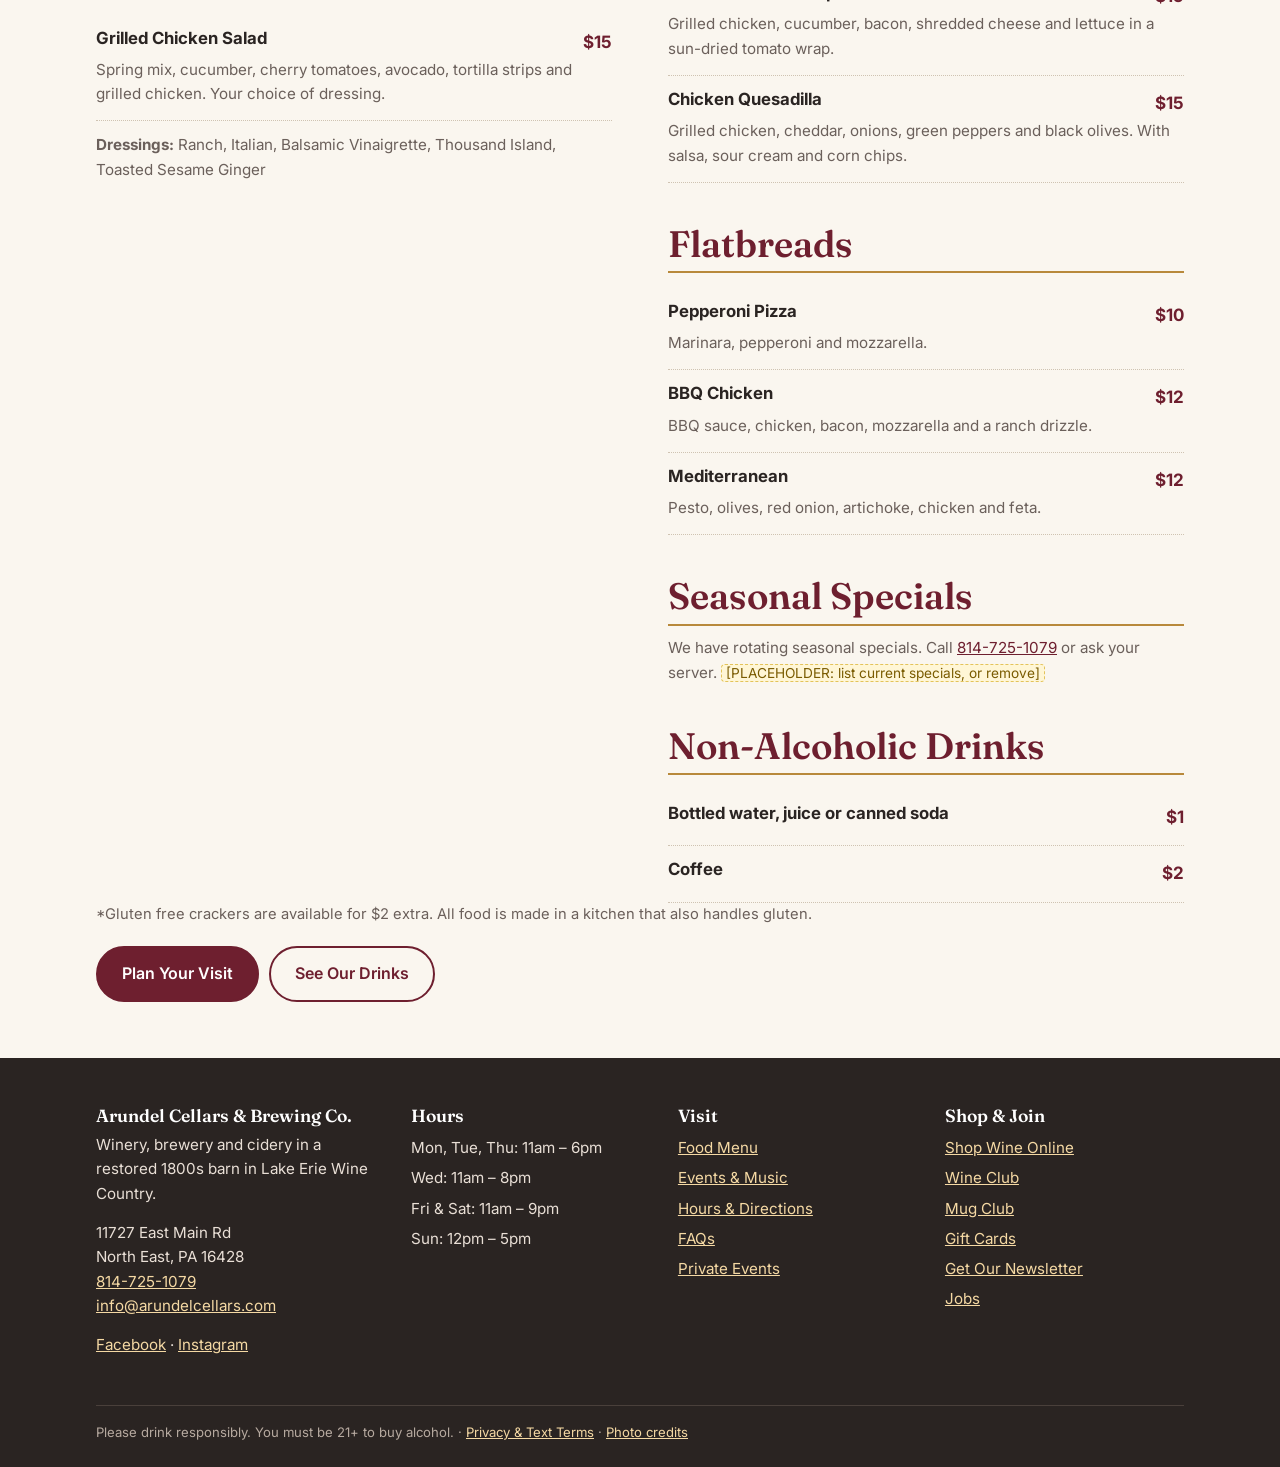
<file: menu.html>
<!doctype html>
<html lang="en">
<head>
<meta charset="utf-8">
<meta name="viewport" content="width=device-width, initial-scale=1">
<title>Food Menu | Arundel Cellars & Brewing Co.</title>
<meta name="description" content="Shareables, sandwiches, wraps, flatbreads and weekday lunch specials.">
<meta name="robots" content="noindex, nofollow">
<link rel="preconnect" href="https://fonts.googleapis.com">
<link rel="preconnect" href="https://fonts.gstatic.com" crossorigin>
<link href="https://fonts.googleapis.com/css2?family=Fraunces:opsz,wght@9..144,500;9..144,600&family=Inter:wght@400;500;600;700&display=swap" rel="stylesheet">
<link rel="stylesheet" href="assets/style.css?v=202611171415">
</head>
<body>
<div class="draft-bar">DRAFT for board review – not the live website. Yellow boxes = items to check. Photos from Arundel Instagram.</div>

<div class="age-gate" id="age-gate" hidden role="dialog" aria-modal="true" aria-labelledby="age-title">
  <div class="age-box">
    <p class="eyebrow">Arundel Cellars &amp; Brewing Co.</p>
    <h2 id="age-title">Are you 21 or older?</h2>
    <p>You must be of legal drinking age to visit this site.</p>
    <div class="btn-row"><button class="btn" data-age="yes">Yes, I am 21+</button><button class="btn outline" data-age="no">No</button></div>
    <p class="no">Sorry, you must be 21 or older. Please come back when you are.</p>
  </div>
</div>

<header class="site-header">
  <div class="wrap header-row">
    <a class="brand" href="index.html"><b>Arundel</b><span>Cellars &amp; Brewing Co.</span></a>
    <button class="nav-toggle" aria-expanded="false" aria-controls="nav">Menu</button>
    <nav class="nav" id="nav"><a href="index.html">Home</a><a href="drinks.html">Wine &amp; Beer</a><a href="menu.html" aria-current="page">Food Menu</a><a href="events.html">Events &amp; Music</a><a href="wine-club.html">Wine Club</a><a href="mug-club.html">Mug Club</a><a href="visit.html">Visit</a><a href="about.html">About</a><a href="contact.html">Contact</a><a class="btn gold" href="https://vinoshipper.com/shop/arundel_cellars_brewing_co" target="_blank" rel="noopener">Shop Wine</a></nav>
  </div>
</header>

<main>

<section class="hero short" style="background-image:url('img/ig_62.jpg')">
  <div class="wrap"><h1>Food Menu</h1><p>Shareables, sandwiches, wraps and flatbreads.</p></div>
</section>

<section class="section">
  <div class="wrap">
    <div class="note"><strong>Draft note:</strong> Prices below are copied from the current site. A food price increase is planned. Update prices here before the site goes live. Prices do not include 6% PA sales tax.</div>

    <div class="center"><p class="eyebrow">Monday – Friday, 11am – 3pm</p><h2>Lunch Specials</h2></div>
    <div class="specials" style="margin:20px 0 48px">
      <div class="special"><b>Monday</b>Sandwiches &amp; Paninis $10</div>
      <div class="special"><b>Tuesday</b>Salad $10</div>
      <div class="special"><b>Wednesday</b>Wraps $10</div>
      <div class="special"><b>Thursday</b>Sandwiches &amp; Paninis $10</div>
      <div class="special"><b>Friday</b>$2 Off Appetizers</div>
    </div>

    <div class="menu-cols">
      <div class="menu-cat">
        <h2>Shareables</h2>
        <div class="item"><h3>Meat and Cheese Platter</h3><span class="price">$19</span><p>A mix of cheeses, meats and Mediterranean olives, with our dark ale whole grain mustard and crackers.</p></div>
        <div class="item"><h3>Pulled Pork Nachos</h3><span class="price">$15</span><p>Tortilla chips with pulled pork, melted cheddar, black olives and sour cream.</p></div>
        <div class="item"><h3>Veggies with Hummus</h3><span class="price">$13</span><p>Roasted red pepper hummus with crackers*, green pepper, cherry tomatoes, carrots and cucumber.</p></div>
        <div class="item"><h3>Chicken Wing Dip</h3><span class="price">$10</span><p>Spicy buffalo chicken dip with tortilla chips.</p></div>
        <div class="item"><h3>Classic Chips and Salsa</h3><span class="price">$8</span><p>Tortilla chips with fresh medium salsa.</p></div>
        <div class="item"><h3>Bavarian Pretzels</h3><span class="price">$6</span><p>Two warm salted soft pretzels with cheese dip.</p></div>
      </div>
      <div class="menu-cat">
        <h2>Salad</h2>
        <div class="item"><h3>Grilled Chicken Salad</h3><span class="price">$15</span><p>Spring mix, cucumber, cherry tomatoes, avocado, tortilla strips and grilled chicken. Your choice of dressing.</p></div>
        <p class="cat-note" style="margin-top:12px"><b>Dressings:</b> Ranch, Italian, Balsamic Vinaigrette, Thousand Island, Toasted Sesame Ginger</p>
      </div>
      <div class="menu-cat">
        <h2>Sandwiches &amp; Wraps</h2>
        <p class="cat-note">Served with kettle chips. Swap for a side salad for $3.</p>
        <div class="item"><h3>Turkey Pesto Panini</h3><span class="price">$15</span><p>Turkey on ciabatta with melted provolone, tomato and pesto.</p></div>
        <div class="item"><h3>Buffalo Chicken Panini</h3><span class="price">$15</span><p>Pressed ciabatta with grilled chicken, buffalo chicken dip and bacon.</p></div>
        <div class="item"><h3>Pulled Pork Sandwich</h3><span class="price">$15</span><p>BBQ pulled pork made with our Spiked Hard Cider, on a demi-baguette. Pickles on the side.</p></div>
        <div class="item"><h3>French Dip Sandwich</h3><span class="price">$15</span><p>Thin-sliced roast beef and provolone on a warm demi-baguette, with au jus.</p></div>
        <div class="item"><h3>Reuben</h3><span class="price">$15</span><p>Corned beef, melted swiss, sauerkraut and thousand island on toasted rye.</p></div>
        <div class="item"><h3>Turkey Cucumber Wrap</h3><span class="price">$15</span><p>Turkey, cucumber and lettuce in a sun-dried tomato wrap. Your choice of dressing.</p></div>
        <div class="item"><h3>Chicken Bacon Wrap</h3><span class="price">$15</span><p>Grilled chicken, cucumber, bacon, shredded cheese and lettuce in a sun-dried tomato wrap.</p></div>
        <div class="item"><h3>Chicken Quesadilla</h3><span class="price">$15</span><p>Grilled chicken, cheddar, onions, green peppers and black olives. With salsa, sour cream and corn chips.</p></div>
      </div>
      <div class="menu-cat">
        <h2>Flatbreads</h2>
        <div class="item"><h3>Pepperoni Pizza</h3><span class="price">$10</span><p>Marinara, pepperoni and mozzarella.</p></div>
        <div class="item"><h3>BBQ Chicken</h3><span class="price">$12</span><p>BBQ sauce, chicken, bacon, mozzarella and a ranch drizzle.</p></div>
        <div class="item"><h3>Mediterranean</h3><span class="price">$12</span><p>Pesto, olives, red onion, artichoke, chicken and feta.</p></div>
      </div>
      <div class="menu-cat">
        <h2>Seasonal Specials</h2>
        <p class="cat-note">We have rotating seasonal specials. Call <a href="tel:+18147251079">814-725-1079</a> or ask your server. <span class="ph">[PLACEHOLDER: list current specials, or remove]</span></p>
      </div>
      <div class="menu-cat">
        <h2>Non-Alcoholic Drinks</h2>
        <div class="item"><h3>Bottled water, juice or canned soda</h3><span class="price">$1</span></div>
        <div class="item"><h3>Coffee</h3><span class="price">$2</span></div>
      </div>
    </div>

    <p style="color:var(--muted);font-size:.92rem">*Gluten free crackers are available for $2 extra. All food is made in a kitchen that also handles gluten.</p>
    <div class="btn-row" style="margin-top:20px"><a class="btn" href="visit.html">Plan Your Visit</a><a class="btn outline" href="drinks.html">See Our Drinks</a></div>
  </div>
</section>

</main>

<footer class="site-footer">
  <div class="wrap">
    <div class="grid">
      <div>
        <h4>Arundel Cellars &amp; Brewing Co.</h4>
        <p>Winery, brewery and cidery in a restored 1800s barn in Lake Erie Wine Country.</p>
        <p>11727 East Main Rd<br>North East, PA 16428<br><a href="tel:+18147251079">814-725-1079</a><br><a href="mailto:info@arundelcellars.com">info@arundelcellars.com</a></p>
        <p><a href="https://www.facebook.com/@ArundelCellarsBrewing/" target="_blank" rel="noopener">Facebook</a> · <a href="https://www.instagram.com/arundelcellarsbrewing/" target="_blank" rel="noopener">Instagram</a></p>
      </div>
      <div>
        <h4>Hours</h4>
        <ul>
          <li>Mon, Tue, Thu: 11am – 6pm</li>
          <li>Wed: 11am – 8pm</li>
          <li>Fri &amp; Sat: 11am – 9pm</li>
          <li>Sun: 12pm – 5pm</li>
        </ul>
      </div>
      <div>
        <h4>Visit</h4>
        <ul>
          <li><a href="menu.html">Food Menu</a></li>
          <li><a href="events.html">Events &amp; Music</a></li>
          <li><a href="visit.html">Hours &amp; Directions</a></li>
          <li><a href="visit.html#faq">FAQs</a></li>
          <li><a href="contact.html#private-events">Private Events</a></li>
        </ul>
      </div>
      <div>
        <h4>Shop &amp; Join</h4>
        <ul>
          <li><a href="https://vinoshipper.com/shop/arundel_cellars_brewing_co" target="_blank" rel="noopener">Shop Wine Online</a></li>
          <li><a href="wine-club.html">Wine Club</a></li>
          <li><a href="mug-club.html">Mug Club</a></li>
          <li><a href="https://www.toasttab.com/arundel-cellars-brewing-co-11727-east-main-rd/giftcards" target="_blank" rel="noopener">Gift Cards</a></li>
          <li><a href="https://www.toasttab.com/arundel-cellars-brewing-co-11727-east-main-rd/marketing-signup" target="_blank" rel="noopener">Get Our Newsletter</a></li>
          <li><a href="contact.html#jobs">Jobs</a></li>
        </ul>
      </div>
    </div>
    <div class="fine">
      Please drink responsibly. You must be 21+ to buy alcohol. ·
      <a href="privacy.html">Privacy &amp; Text Terms</a> · <a href="credits.html">Photo credits</a>
    </div>
  </div>
</footer>
<script src="assets/site.js?v=202611171415"></script>
</body>
</html>
</file>
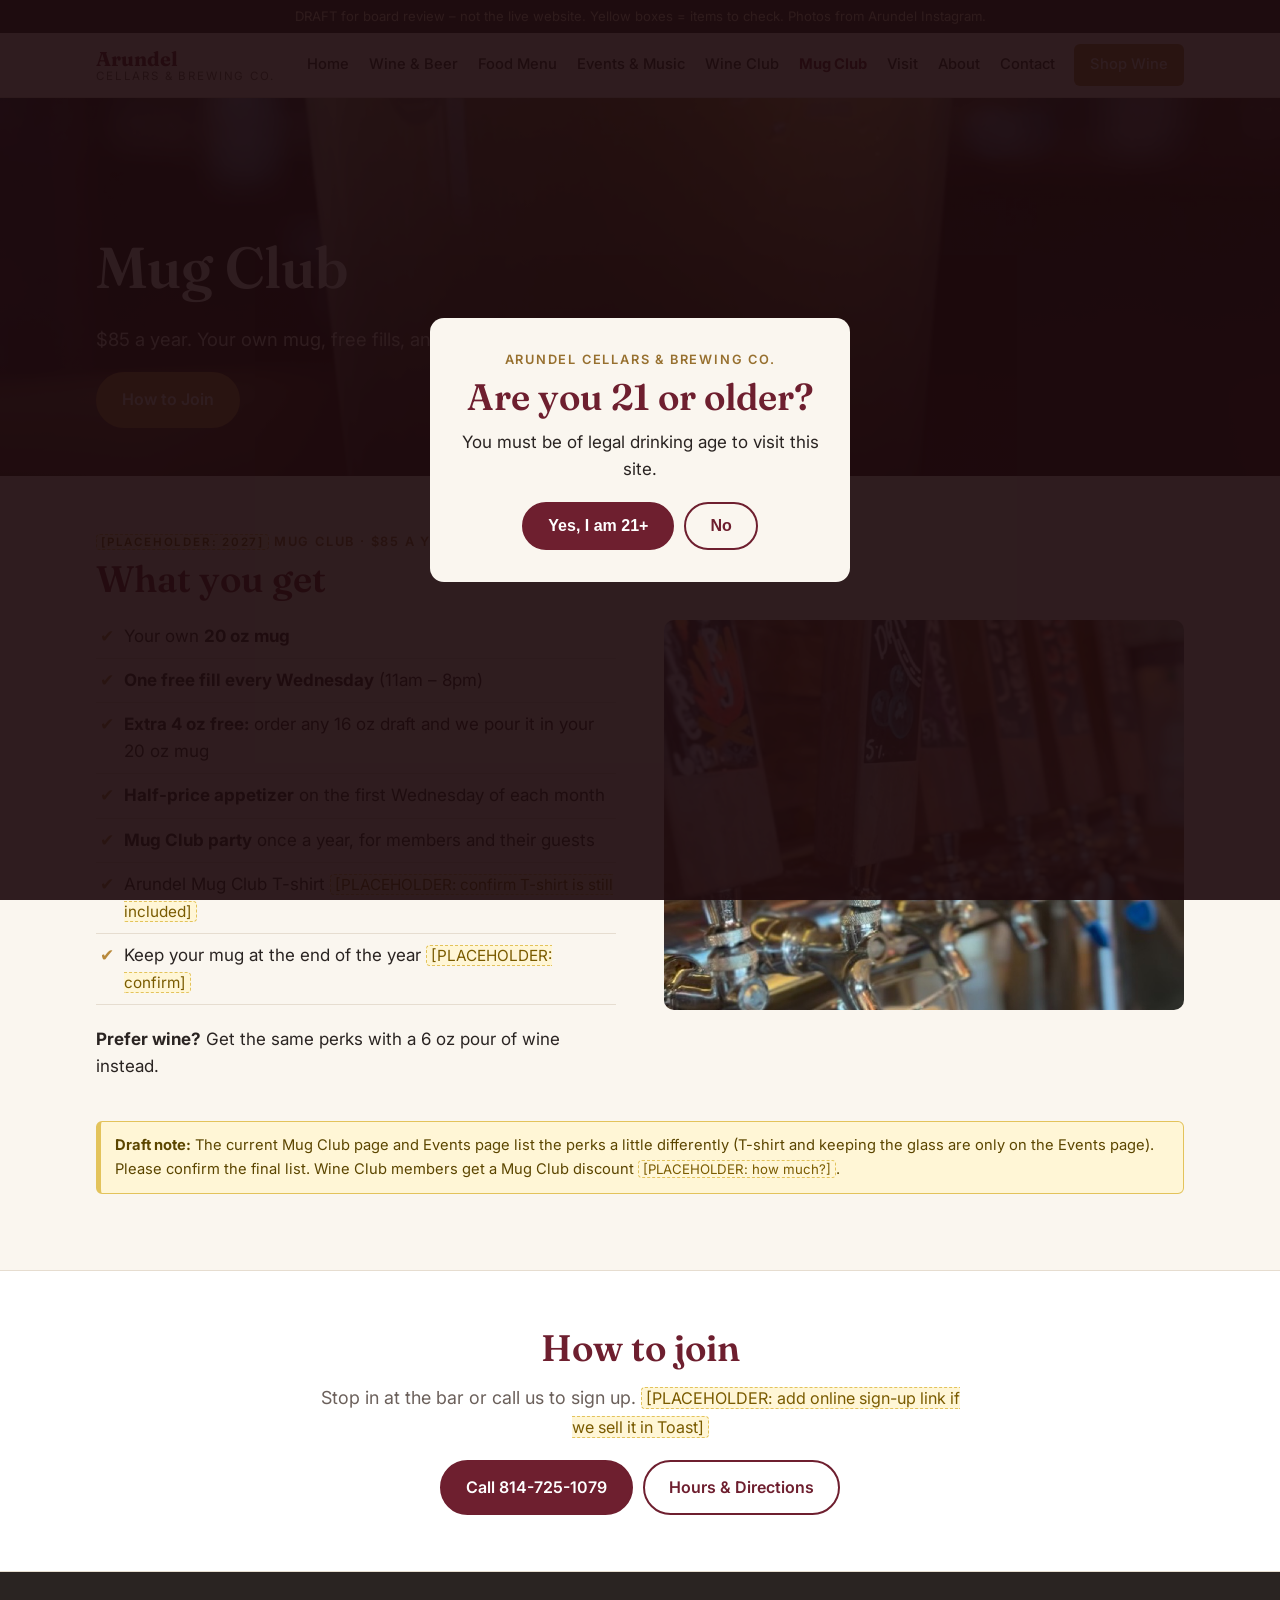
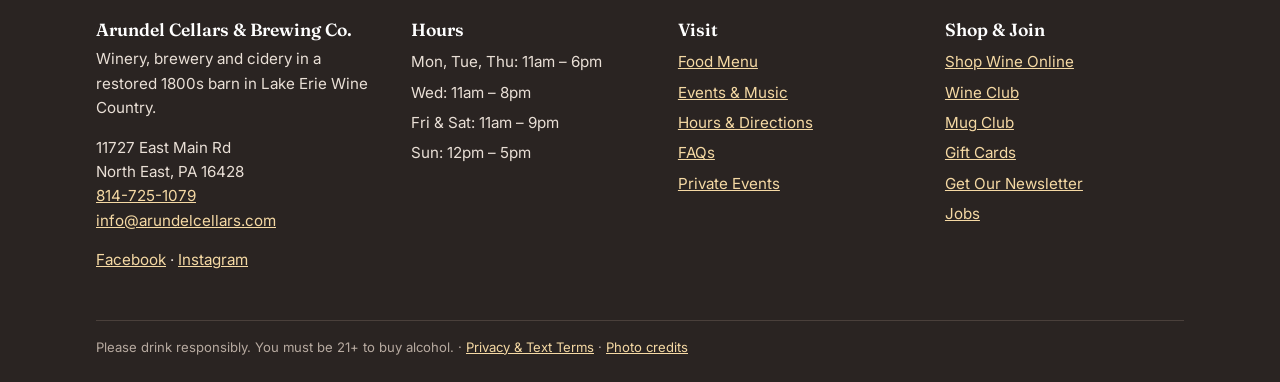
<file: mug-club.html>
<!doctype html>
<html lang="en">
<head>
<meta charset="utf-8">
<meta name="viewport" content="width=device-width, initial-scale=1">
<title>Mug Club | Arundel Cellars & Brewing Co.</title>
<meta name="description" content="Mug Club: $85 a year for your own 20 oz mug, free Wednesday fills and more.">
<meta name="robots" content="noindex, nofollow">
<link rel="preconnect" href="https://fonts.googleapis.com">
<link rel="preconnect" href="https://fonts.gstatic.com" crossorigin>
<link href="https://fonts.googleapis.com/css2?family=Fraunces:opsz,wght@9..144,500;9..144,600&family=Inter:wght@400;500;600;700&display=swap" rel="stylesheet">
<link rel="stylesheet" href="assets/style.css?v=202611171415">
</head>
<body>
<div class="draft-bar">DRAFT for board review – not the live website. Yellow boxes = items to check. Photos from Arundel Instagram.</div>

<div class="age-gate" id="age-gate" hidden role="dialog" aria-modal="true" aria-labelledby="age-title">
  <div class="age-box">
    <p class="eyebrow">Arundel Cellars &amp; Brewing Co.</p>
    <h2 id="age-title">Are you 21 or older?</h2>
    <p>You must be of legal drinking age to visit this site.</p>
    <div class="btn-row"><button class="btn" data-age="yes">Yes, I am 21+</button><button class="btn outline" data-age="no">No</button></div>
    <p class="no">Sorry, you must be 21 or older. Please come back when you are.</p>
  </div>
</div>

<header class="site-header">
  <div class="wrap header-row">
    <a class="brand" href="index.html"><b>Arundel</b><span>Cellars &amp; Brewing Co.</span></a>
    <button class="nav-toggle" aria-expanded="false" aria-controls="nav">Menu</button>
    <nav class="nav" id="nav"><a href="index.html">Home</a><a href="drinks.html">Wine &amp; Beer</a><a href="menu.html">Food Menu</a><a href="events.html">Events &amp; Music</a><a href="wine-club.html">Wine Club</a><a href="mug-club.html" aria-current="page">Mug Club</a><a href="visit.html">Visit</a><a href="about.html">About</a><a href="contact.html">Contact</a><a class="btn gold" href="https://vinoshipper.com/shop/arundel_cellars_brewing_co" target="_blank" rel="noopener">Shop Wine</a></nav>
  </div>
</header>

<main>

<section class="hero short" style="background-image:url('img/ig_16.jpg')">
  <div class="wrap"><h1>Mug Club</h1><p>$85 a year. Your own mug, free fills, and members-only perks.</p>
  <div class="btn-row"><a class="btn gold" href="#join">How to Join</a></div></div>
</section>

<section class="section">
  <div class="wrap split">
    <div>
      <p class="eyebrow"><span class="ph">[PLACEHOLDER: 2027]</span> Mug Club · $85 a year</p>
      <h2>What you get</h2>
      <ul class="ticks">
        <li>Your own <b>20 oz mug</b></li>
        <li><b>One free fill every Wednesday</b> (11am – 8pm)</li>
        <li><b>Extra 4 oz free:</b> order any 16 oz draft and we pour it in your 20 oz mug</li>
        <li><b>Half-price appetizer</b> on the first Wednesday of each month</li>
        <li><b>Mug Club party</b> once a year, for members and their guests</li>
        <li>Arundel Mug Club T-shirt <span class="ph">[PLACEHOLDER: confirm T-shirt is still included]</span></li>
        <li>Keep your mug at the end of the year <span class="ph">[PLACEHOLDER: confirm]</span></li>
      </ul>
      <p><b>Prefer wine?</b> Get the same perks with a 6 oz pour of wine instead.</p>
    </div>
    <div class="img" style="background-image:url('img/ig_06.jpg')"></div>
  </div>
  <div class="wrap" style="margin-top:24px">
    <div class="note"><strong>Draft note:</strong> The current Mug Club page and Events page list the perks a little differently (T-shirt and keeping the glass are only on the Events page). Please confirm the final list. Wine Club members get a Mug Club discount <span class="ph">[PLACEHOLDER: how much?]</span>.</div>
  </div>
</section>

<section class="section alt" id="join">
  <div class="wrap center">
    <h2>How to join</h2>
    <p class="lead">Stop in at the bar or call us to sign up. <span class="ph">[PLACEHOLDER: add online sign-up link if we sell it in Toast]</span></p>
    <div class="btn-row"><a class="btn" href="tel:+18147251079">Call 814-725-1079</a><a class="btn outline" href="visit.html">Hours &amp; Directions</a></div>
  </div>
</section>

</main>

<footer class="site-footer">
  <div class="wrap">
    <div class="grid">
      <div>
        <h4>Arundel Cellars &amp; Brewing Co.</h4>
        <p>Winery, brewery and cidery in a restored 1800s barn in Lake Erie Wine Country.</p>
        <p>11727 East Main Rd<br>North East, PA 16428<br><a href="tel:+18147251079">814-725-1079</a><br><a href="mailto:info@arundelcellars.com">info@arundelcellars.com</a></p>
        <p><a href="https://www.facebook.com/@ArundelCellarsBrewing/" target="_blank" rel="noopener">Facebook</a> · <a href="https://www.instagram.com/arundelcellarsbrewing/" target="_blank" rel="noopener">Instagram</a></p>
      </div>
      <div>
        <h4>Hours</h4>
        <ul>
          <li>Mon, Tue, Thu: 11am – 6pm</li>
          <li>Wed: 11am – 8pm</li>
          <li>Fri &amp; Sat: 11am – 9pm</li>
          <li>Sun: 12pm – 5pm</li>
        </ul>
      </div>
      <div>
        <h4>Visit</h4>
        <ul>
          <li><a href="menu.html">Food Menu</a></li>
          <li><a href="events.html">Events &amp; Music</a></li>
          <li><a href="visit.html">Hours &amp; Directions</a></li>
          <li><a href="visit.html#faq">FAQs</a></li>
          <li><a href="contact.html#private-events">Private Events</a></li>
        </ul>
      </div>
      <div>
        <h4>Shop &amp; Join</h4>
        <ul>
          <li><a href="https://vinoshipper.com/shop/arundel_cellars_brewing_co" target="_blank" rel="noopener">Shop Wine Online</a></li>
          <li><a href="wine-club.html">Wine Club</a></li>
          <li><a href="mug-club.html">Mug Club</a></li>
          <li><a href="https://www.toasttab.com/arundel-cellars-brewing-co-11727-east-main-rd/giftcards" target="_blank" rel="noopener">Gift Cards</a></li>
          <li><a href="https://www.toasttab.com/arundel-cellars-brewing-co-11727-east-main-rd/marketing-signup" target="_blank" rel="noopener">Get Our Newsletter</a></li>
          <li><a href="contact.html#jobs">Jobs</a></li>
        </ul>
      </div>
    </div>
    <div class="fine">
      Please drink responsibly. You must be 21+ to buy alcohol. ·
      <a href="privacy.html">Privacy &amp; Text Terms</a> · <a href="credits.html">Photo credits</a>
    </div>
  </div>
</footer>
<script src="assets/site.js?v=202611171415"></script>
</body>
</html>
</file>
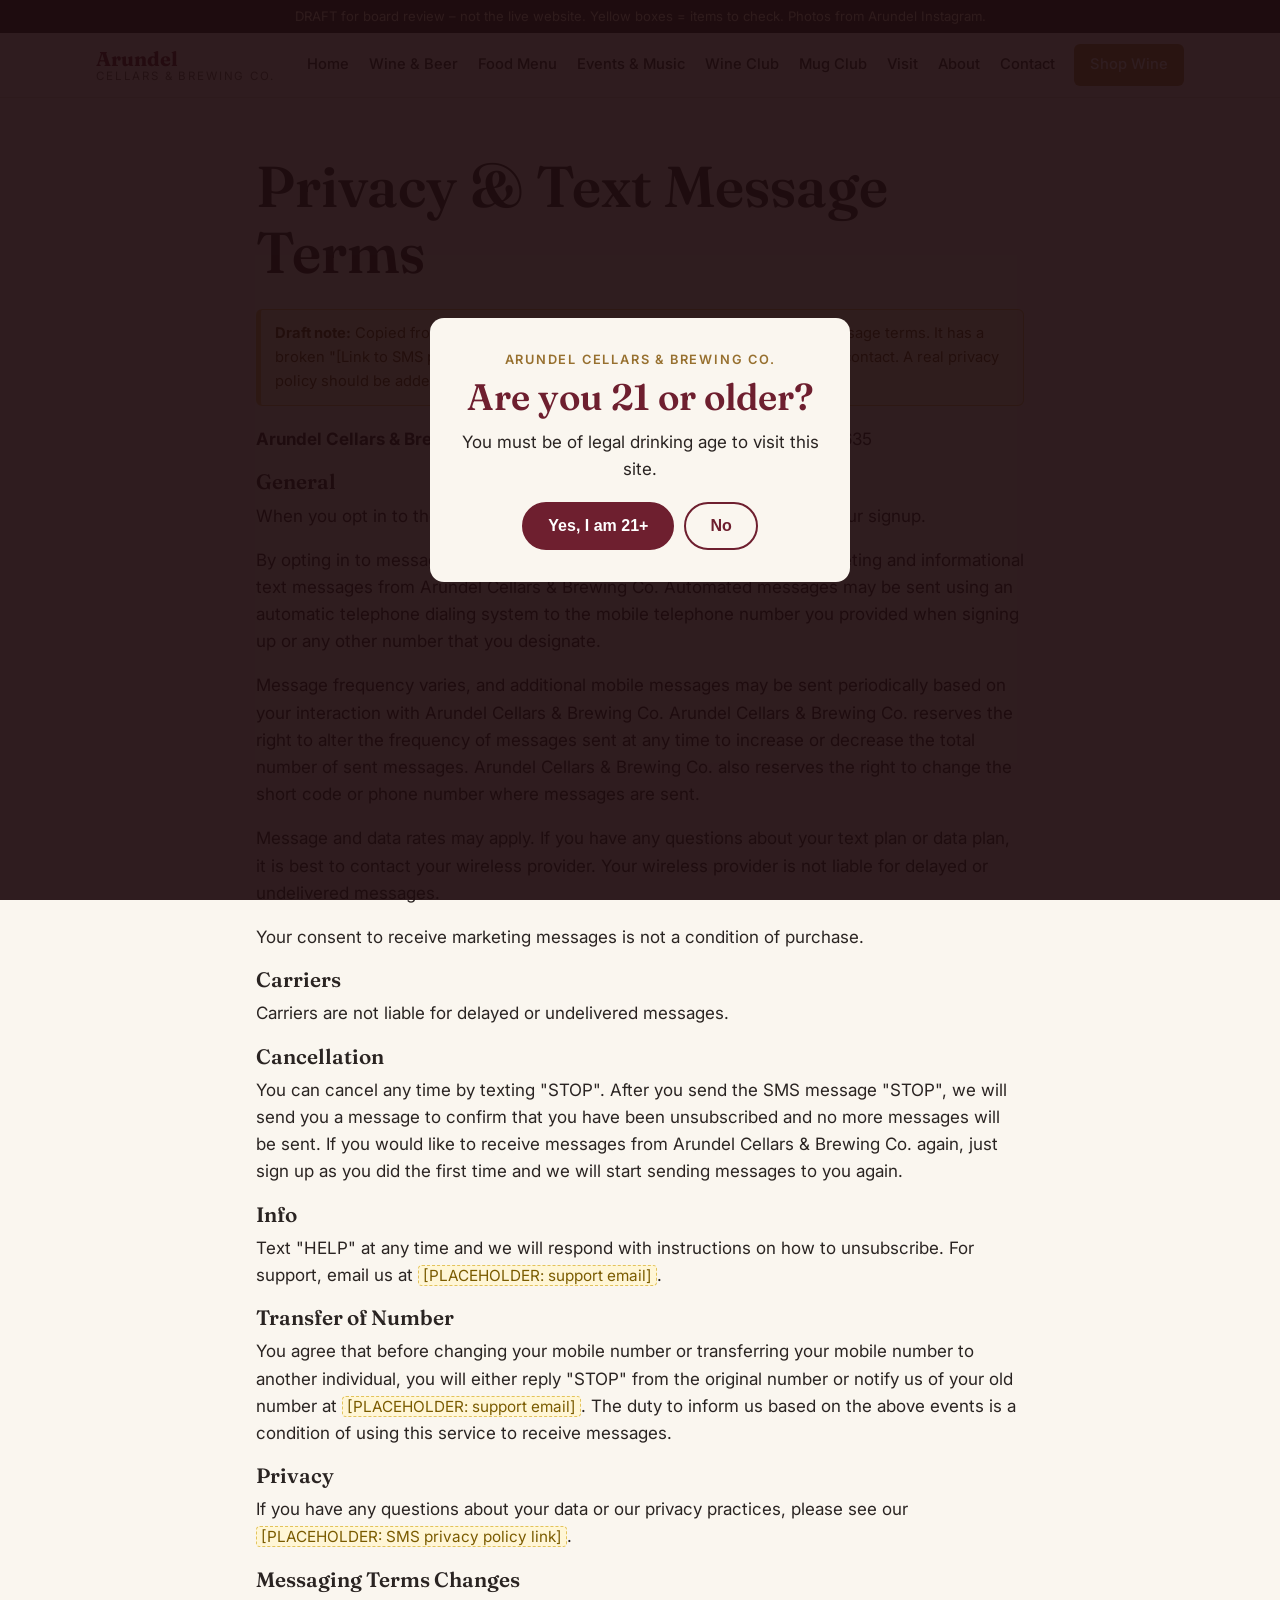
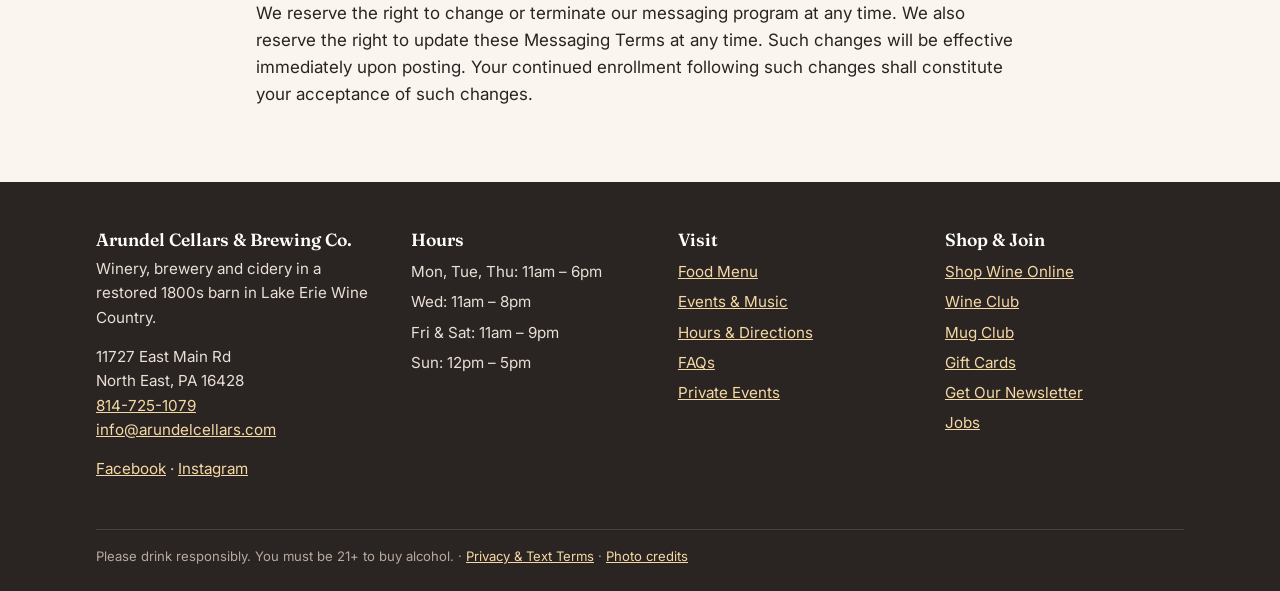
<file: privacy.html>
<!doctype html>
<html lang="en">
<head>
<meta charset="utf-8">
<meta name="viewport" content="width=device-width, initial-scale=1">
<title>Privacy & Text Terms | Arundel Cellars & Brewing Co.</title>
<meta name="description" content="Text message terms and privacy.">
<meta name="robots" content="noindex, nofollow">
<link rel="preconnect" href="https://fonts.googleapis.com">
<link rel="preconnect" href="https://fonts.gstatic.com" crossorigin>
<link href="https://fonts.googleapis.com/css2?family=Fraunces:opsz,wght@9..144,500;9..144,600&family=Inter:wght@400;500;600;700&display=swap" rel="stylesheet">
<link rel="stylesheet" href="assets/style.css?v=202611171415">
</head>
<body>
<div class="draft-bar">DRAFT for board review – not the live website. Yellow boxes = items to check. Photos from Arundel Instagram.</div>

<div class="age-gate" id="age-gate" hidden role="dialog" aria-modal="true" aria-labelledby="age-title">
  <div class="age-box">
    <p class="eyebrow">Arundel Cellars &amp; Brewing Co.</p>
    <h2 id="age-title">Are you 21 or older?</h2>
    <p>You must be of legal drinking age to visit this site.</p>
    <div class="btn-row"><button class="btn" data-age="yes">Yes, I am 21+</button><button class="btn outline" data-age="no">No</button></div>
    <p class="no">Sorry, you must be 21 or older. Please come back when you are.</p>
  </div>
</div>

<header class="site-header">
  <div class="wrap header-row">
    <a class="brand" href="index.html"><b>Arundel</b><span>Cellars &amp; Brewing Co.</span></a>
    <button class="nav-toggle" aria-expanded="false" aria-controls="nav">Menu</button>
    <nav class="nav" id="nav"><a href="index.html">Home</a><a href="drinks.html">Wine &amp; Beer</a><a href="menu.html">Food Menu</a><a href="events.html">Events &amp; Music</a><a href="wine-club.html">Wine Club</a><a href="mug-club.html">Mug Club</a><a href="visit.html">Visit</a><a href="about.html">About</a><a href="contact.html">Contact</a><a class="btn gold" href="https://vinoshipper.com/shop/arundel_cellars_brewing_co" target="_blank" rel="noopener">Shop Wine</a></nav>
  </div>
</header>

<main>

<section class="section">
  <div class="wrap" style="max-width:800px">
    <h1>Privacy &amp; Text Message Terms</h1>
    <div class="note"><strong>Draft note:</strong> Copied from the current Privacy Policy page, which only has text-message terms. It has a broken "[Link to SMS privacy policy]" and lists Adam@arundelcellars.com as the contact. A real privacy policy should be added. <span class="ph">[PLACEHOLDER: full privacy policy]</span></div>
    <p><b>Arundel Cellars &amp; Brewing Co.</b> · 11727 E Main Rd, North East, PA 16428-3635</p>
    <h3>General</h3>
    <p>When you opt in to the service, we will send you a message to confirm your signup.</p>
    <p>By opting in to messages, you agree to receive recurring automated marketing and informational text messages from Arundel Cellars &amp; Brewing Co. Automated messages may be sent using an automatic telephone dialing system to the mobile telephone number you provided when signing up or any other number that you designate.</p>
    <p>Message frequency varies, and additional mobile messages may be sent periodically based on your interaction with Arundel Cellars &amp; Brewing Co. Arundel Cellars &amp; Brewing Co. reserves the right to alter the frequency of messages sent at any time to increase or decrease the total number of sent messages. Arundel Cellars &amp; Brewing Co. also reserves the right to change the short code or phone number where messages are sent.</p>
    <p>Message and data rates may apply. If you have any questions about your text plan or data plan, it is best to contact your wireless provider. Your wireless provider is not liable for delayed or undelivered messages.</p>
    <p>Your consent to receive marketing messages is not a condition of purchase.</p>
    <h3>Carriers</h3><p>Carriers are not liable for delayed or undelivered messages.</p>
    <h3>Cancellation</h3><p>You can cancel any time by texting "STOP". After you send the SMS message "STOP", we will send you a message to confirm that you have been unsubscribed and no more messages will be sent. If you would like to receive messages from Arundel Cellars &amp; Brewing Co. again, just sign up as you did the first time and we will start sending messages to you again.</p>
    <h3>Info</h3><p>Text "HELP" at any time and we will respond with instructions on how to unsubscribe. For support, email us at <span class="ph">[PLACEHOLDER: support email]</span>.</p>
    <h3>Transfer of Number</h3><p>You agree that before changing your mobile number or transferring your mobile number to another individual, you will either reply "STOP" from the original number or notify us of your old number at <span class="ph">[PLACEHOLDER: support email]</span>. The duty to inform us based on the above events is a condition of using this service to receive messages.</p>
    <h3>Privacy</h3><p>If you have any questions about your data or our privacy practices, please see our <span class="ph">[PLACEHOLDER: SMS privacy policy link]</span>.</p>
    <h3>Messaging Terms Changes</h3><p>We reserve the right to change or terminate our messaging program at any time. We also reserve the right to update these Messaging Terms at any time. Such changes will be effective immediately upon posting. Your continued enrollment following such changes shall constitute your acceptance of such changes.</p>
  </div>
</section>

</main>

<footer class="site-footer">
  <div class="wrap">
    <div class="grid">
      <div>
        <h4>Arundel Cellars &amp; Brewing Co.</h4>
        <p>Winery, brewery and cidery in a restored 1800s barn in Lake Erie Wine Country.</p>
        <p>11727 East Main Rd<br>North East, PA 16428<br><a href="tel:+18147251079">814-725-1079</a><br><a href="mailto:info@arundelcellars.com">info@arundelcellars.com</a></p>
        <p><a href="https://www.facebook.com/@ArundelCellarsBrewing/" target="_blank" rel="noopener">Facebook</a> · <a href="https://www.instagram.com/arundelcellarsbrewing/" target="_blank" rel="noopener">Instagram</a></p>
      </div>
      <div>
        <h4>Hours</h4>
        <ul>
          <li>Mon, Tue, Thu: 11am – 6pm</li>
          <li>Wed: 11am – 8pm</li>
          <li>Fri &amp; Sat: 11am – 9pm</li>
          <li>Sun: 12pm – 5pm</li>
        </ul>
      </div>
      <div>
        <h4>Visit</h4>
        <ul>
          <li><a href="menu.html">Food Menu</a></li>
          <li><a href="events.html">Events &amp; Music</a></li>
          <li><a href="visit.html">Hours &amp; Directions</a></li>
          <li><a href="visit.html#faq">FAQs</a></li>
          <li><a href="contact.html#private-events">Private Events</a></li>
        </ul>
      </div>
      <div>
        <h4>Shop &amp; Join</h4>
        <ul>
          <li><a href="https://vinoshipper.com/shop/arundel_cellars_brewing_co" target="_blank" rel="noopener">Shop Wine Online</a></li>
          <li><a href="wine-club.html">Wine Club</a></li>
          <li><a href="mug-club.html">Mug Club</a></li>
          <li><a href="https://www.toasttab.com/arundel-cellars-brewing-co-11727-east-main-rd/giftcards" target="_blank" rel="noopener">Gift Cards</a></li>
          <li><a href="https://www.toasttab.com/arundel-cellars-brewing-co-11727-east-main-rd/marketing-signup" target="_blank" rel="noopener">Get Our Newsletter</a></li>
          <li><a href="contact.html#jobs">Jobs</a></li>
        </ul>
      </div>
    </div>
    <div class="fine">
      Please drink responsibly. You must be 21+ to buy alcohol. ·
      <a href="privacy.html">Privacy &amp; Text Terms</a> · <a href="credits.html">Photo credits</a>
    </div>
  </div>
</footer>
<script src="assets/site.js?v=202611171415"></script>
</body>
</html>
</file>
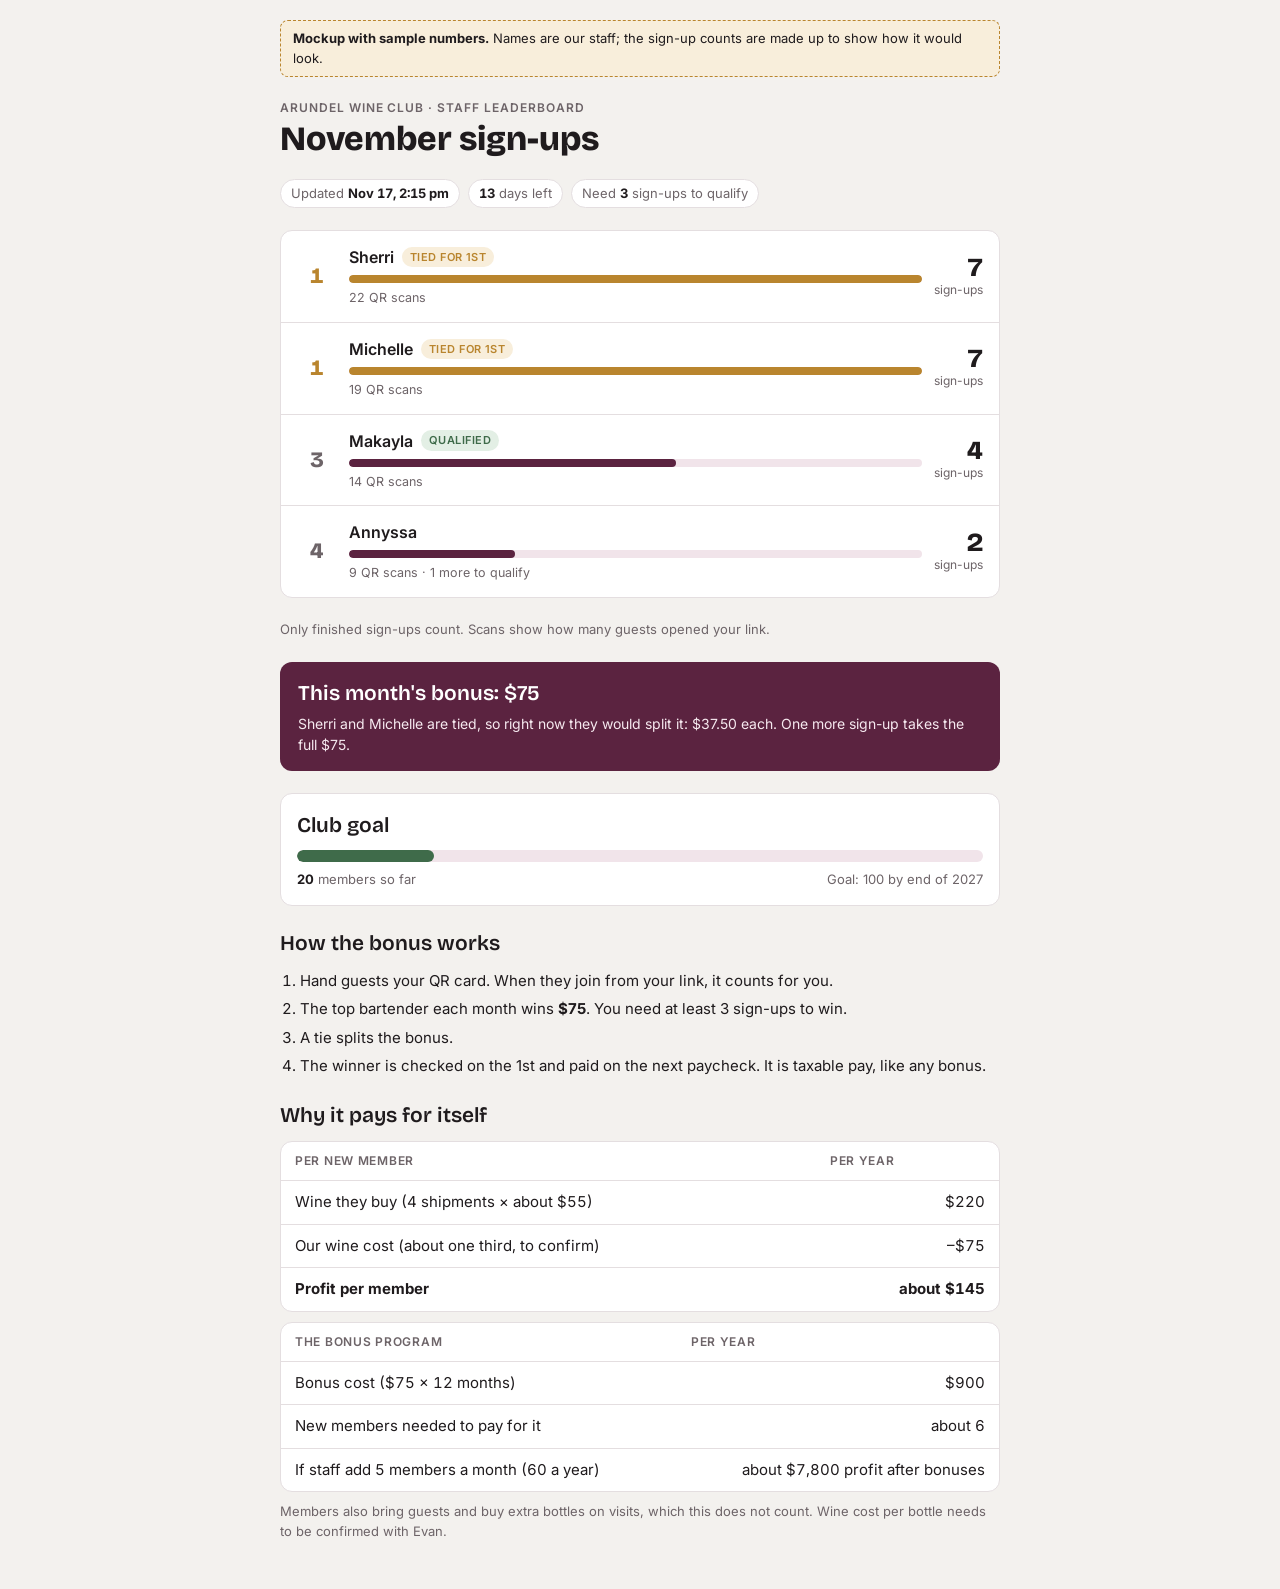
<file: staff-leaderboard.html>
<!doctype html>
<html lang="en">
<head>
<meta charset="utf-8">
<meta name="viewport" content="width=device-width, initial-scale=1, viewport-fit=cover">
<meta name="robots" content="noindex">
<title>Arundel Club Leaderboard</title>
<meta name="claude:viewport-fit-sides" content="cover">
<link rel="preconnect" href="https://fonts.googleapis.com">
<link rel="stylesheet" href="https://fonts.googleapis.com/css2?family=Bricolage+Grotesque:opsz,wght@12..96,600;12..96,800&family=Inter:wght@400;500;600&display=swap">
<style>
/* Layout: phone-first staff screen. Month header, podium list, then "how the bonus works" and the economics behind it. */
:root{
  --bg:#f3f1ee; --card:#ffffff; --fg:#1f1b1d; --muted:#6d6468; --line:#e4dee0;
  --grape:#5b2340; --grape-soft:#f1e4ea; --gold:#b9852e; --gold-soft:#f8eedb; --leaf:#3f6b4a; --leaf-soft:#e3efe5;
  --display:"Bricolage Grotesque", "Inter", system-ui, sans-serif;
  --body:"Inter", system-ui, -apple-system, "Segoe UI", sans-serif;
}
@media (prefers-color-scheme: dark){:root:not([data-theme="light"]){
  --bg:#171315; --card:#221d20; --fg:#f2ecef; --muted:#ab9ea5; --line:#3a3236;
  --grape:#e2a3c2; --grape-soft:#3a2230; --gold:#e6b866; --gold-soft:#3a2f1c; --leaf:#8fc79c; --leaf-soft:#1f3326; color-scheme:dark}}
:root[data-theme="dark"]{
  --bg:#171315; --card:#221d20; --fg:#f2ecef; --muted:#ab9ea5; --line:#3a3236;
  --grape:#e2a3c2; --grape-soft:#3a2230; --gold:#e6b866; --gold-soft:#3a2f1c; --leaf:#8fc79c; --leaf-soft:#1f3326; color-scheme:dark}
body{background:var(--bg);color:var(--fg);font-family:var(--body);font-size:15px;line-height:1.5}
.wrap{max-width:720px;margin:0 auto;padding-block:20px 48px;padding-left:max(16px,env(safe-area-inset-left,0px));padding-right:max(16px,env(safe-area-inset-right,0px));display:grid;gap:22px}
.mock{background:var(--gold-soft);color:var(--fg);border:1px dashed var(--gold);border-radius:8px;padding:8px 12px;font-size:13px}
header{display:grid;gap:4px}
.eyebrow{font-size:12px;letter-spacing:.08em;text-transform:uppercase;color:var(--muted);font-weight:600}
h1{font-family:var(--display);font-weight:800;font-size:34px;line-height:1.05;margin:0;text-wrap:balance}
h2{font-family:var(--display);font-weight:600;font-size:21px;margin:0;text-wrap:balance}
p{margin:0}
.meta{display:flex;flex-wrap:wrap;gap:8px}
.chip{background:var(--card);border:1px solid var(--line);border-radius:999px;padding:4px 10px;font-size:13px;color:var(--muted)}
.chip b{color:var(--fg);font-variant-numeric:tabular-nums}
.board{background:var(--card);border:1px solid var(--line);border-radius:12px;overflow:hidden}
.row{display:grid;grid-template-columns:40px minmax(0,1fr) auto;gap:12px;align-items:center;padding:14px 16px;border-top:1px solid var(--line)}
.row:first-child{border-top:0}
.rank{font-family:var(--display);font-weight:800;font-size:22px;color:var(--muted);text-align:center;font-variant-numeric:tabular-nums}
.who{min-width:0;display:grid;gap:6px}
.name{font-weight:600;font-size:16px;display:flex;gap:8px;align-items:center;flex-wrap:wrap}
.tag{font-size:11px;font-weight:600;letter-spacing:.04em;text-transform:uppercase;border-radius:999px;padding:2px 8px}
.tag.lead{background:var(--gold-soft);color:var(--gold)}
.tag.q{background:var(--leaf-soft);color:var(--leaf)}
.bar{height:8px;border-radius:99px;background:var(--grape-soft);overflow:hidden}
.bar i{display:block;height:100%;background:var(--grape);border-radius:99px}
.row.top .bar i{background:var(--gold)}
.row.top .rank{color:var(--gold)}
.score{text-align:right;display:grid;gap:0}
.score b{font-family:var(--display);font-weight:800;font-size:26px;font-variant-numeric:tabular-nums;line-height:1}
.score span{font-size:12px;color:var(--muted)}
.sub{font-size:12.5px;color:var(--muted)}
.prize{background:var(--grape);color:#fff;border-radius:12px;padding:16px 18px;display:grid;gap:4px}
.prize h2{color:#fff}
.prize p{color:#f6e9ef;font-size:14px}
:root[data-theme="dark"] .prize, .prize{--x:0}
@media (prefers-color-scheme: dark){:root:not([data-theme="light"]) .prize{background:var(--grape-soft);color:var(--fg)} :root:not([data-theme="light"]) .prize h2{color:var(--fg)} :root:not([data-theme="light"]) .prize p{color:var(--muted)}}
:root[data-theme="dark"] .prize{background:var(--grape-soft);color:var(--fg)}
:root[data-theme="dark"] .prize h2{color:var(--fg)}
:root[data-theme="dark"] .prize p{color:var(--muted)}
.club{display:grid;gap:8px;background:var(--card);border:1px solid var(--line);border-radius:12px;padding:16px}
.club .bar{height:12px}
.club .bar i{background:var(--leaf)}
.cols{display:flex;justify-content:space-between;gap:12px;font-size:13px;color:var(--muted)}
section{display:grid;gap:10px}
ol,ul{margin:0;padding-left:20px;display:grid;gap:6px}
.tbl{overflow-x:auto;background:var(--card);border:1px solid var(--line);border-radius:12px}
table{width:100%;border-collapse:collapse;font-variant-numeric:tabular-nums;min-width:420px}
th,td{text-align:left;padding:10px 14px;border-bottom:1px solid var(--line);vertical-align:top}
tr:last-child td{border-bottom:0}
th{font-size:12px;letter-spacing:.06em;text-transform:uppercase;color:var(--muted);font-weight:600}
td.n{text-align:right;white-space:nowrap}
.note{font-size:13px;color:var(--muted)}
</style>
</head>
<body style="margin:0">

<div class="wrap">
  <div class="mock"><strong>Mockup with sample numbers.</strong> Names are our staff; the sign-up counts are made up to show how it would look.</div>

  <header>
    <div class="eyebrow">Arundel Wine Club · Staff leaderboard</div>
    <h1>November sign-ups</h1>
  </header>

  <div class="meta">
    <span class="chip">Updated <b>Nov 17, 2:15 pm</b></span>
    <span class="chip"><b>13</b> days left</span>
    <span class="chip">Need <b>3</b> sign-ups to qualify</span>
  </div>

  <div class="board" role="list" aria-label="Sign-ups by bartender">
    <div class="row top" role="listitem">
      <div class="rank">1</div>
      <div class="who"><div class="name">Sherri <span class="tag lead">Tied for 1st</span></div><div class="bar"><i style="width:100%"></i></div><div class="sub">22 QR scans</div></div>
      <div class="score"><b>7</b><span>sign-ups</span></div>
    </div>
    <div class="row top" role="listitem">
      <div class="rank">1</div>
      <div class="who"><div class="name">Michelle <span class="tag lead">Tied for 1st</span></div><div class="bar"><i style="width:100%"></i></div><div class="sub">19 QR scans</div></div>
      <div class="score"><b>7</b><span>sign-ups</span></div>
    </div>
    <div class="row" role="listitem">
      <div class="rank">3</div>
      <div class="who"><div class="name">Makayla <span class="tag q">Qualified</span></div><div class="bar"><i style="width:57%"></i></div><div class="sub">14 QR scans</div></div>
      <div class="score"><b>4</b><span>sign-ups</span></div>
    </div>
    <div class="row" role="listitem">
      <div class="rank">4</div>
      <div class="who"><div class="name">Annyssa</div><div class="bar"><i style="width:29%"></i></div><div class="sub">9 QR scans · 1 more to qualify</div></div>
      <div class="score"><b>2</b><span>sign-ups</span></div>
    </div>
  </div>
  <p class="note">Only finished sign-ups count. Scans show how many guests opened your link.</p>

  <div class="prize">
    <h2>This month's bonus: $75</h2>
    <p>Sherri and Michelle are tied, so right now they would split it: $37.50 each. One more sign-up takes the full $75.</p>
  </div>

  <div class="club">
    <h2>Club goal</h2>
    <div class="bar"><i style="width:20%"></i></div>
    <div class="cols"><span><b style="color:var(--fg)">20</b> members so far</span><span>Goal: 100 by end of 2027</span></div>
  </div>

  <section>
    <h2>How the bonus works</h2>
    <ol>
      <li>Hand guests your QR card. When they join from your link, it counts for you.</li>
      <li>The top bartender each month wins <b>$75</b>. You need at least 3 sign-ups to win.</li>
      <li>A tie splits the bonus.</li>
      <li>The winner is checked on the 1st and paid on the next paycheck. It is taxable pay, like any bonus.</li>
    </ol>
  </section>

  <section>
    <h2>Why it pays for itself</h2>
    <div class="tbl">
      <table>
        <thead><tr><th>Per new member</th><th class="n">Per year</th></tr></thead>
        <tbody>
          <tr><td>Wine they buy (4 shipments × about $55)</td><td class="n">$220</td></tr>
          <tr><td>Our wine cost (about one third, to confirm)</td><td class="n">–$75</td></tr>
          <tr><td><b>Profit per member</b></td><td class="n"><b>about $145</b></td></tr>
        </tbody>
      </table>
    </div>
    <div class="tbl">
      <table>
        <thead><tr><th>The bonus program</th><th class="n">Per year</th></tr></thead>
        <tbody>
          <tr><td>Bonus cost ($75 × 12 months)</td><td class="n">$900</td></tr>
          <tr><td>New members needed to pay for it</td><td class="n">about 6</td></tr>
          <tr><td>If staff add 5 members a month (60 a year)</td><td class="n">about $7,800 profit after bonuses</td></tr>
        </tbody>
      </table>
    </div>
    <p class="note">Members also bring guests and buy extra bottles on visits, which this does not count. Wine cost per bottle needs to be confirmed with Evan.</p>
  </section>
</div>
</body>
</html>
</file>
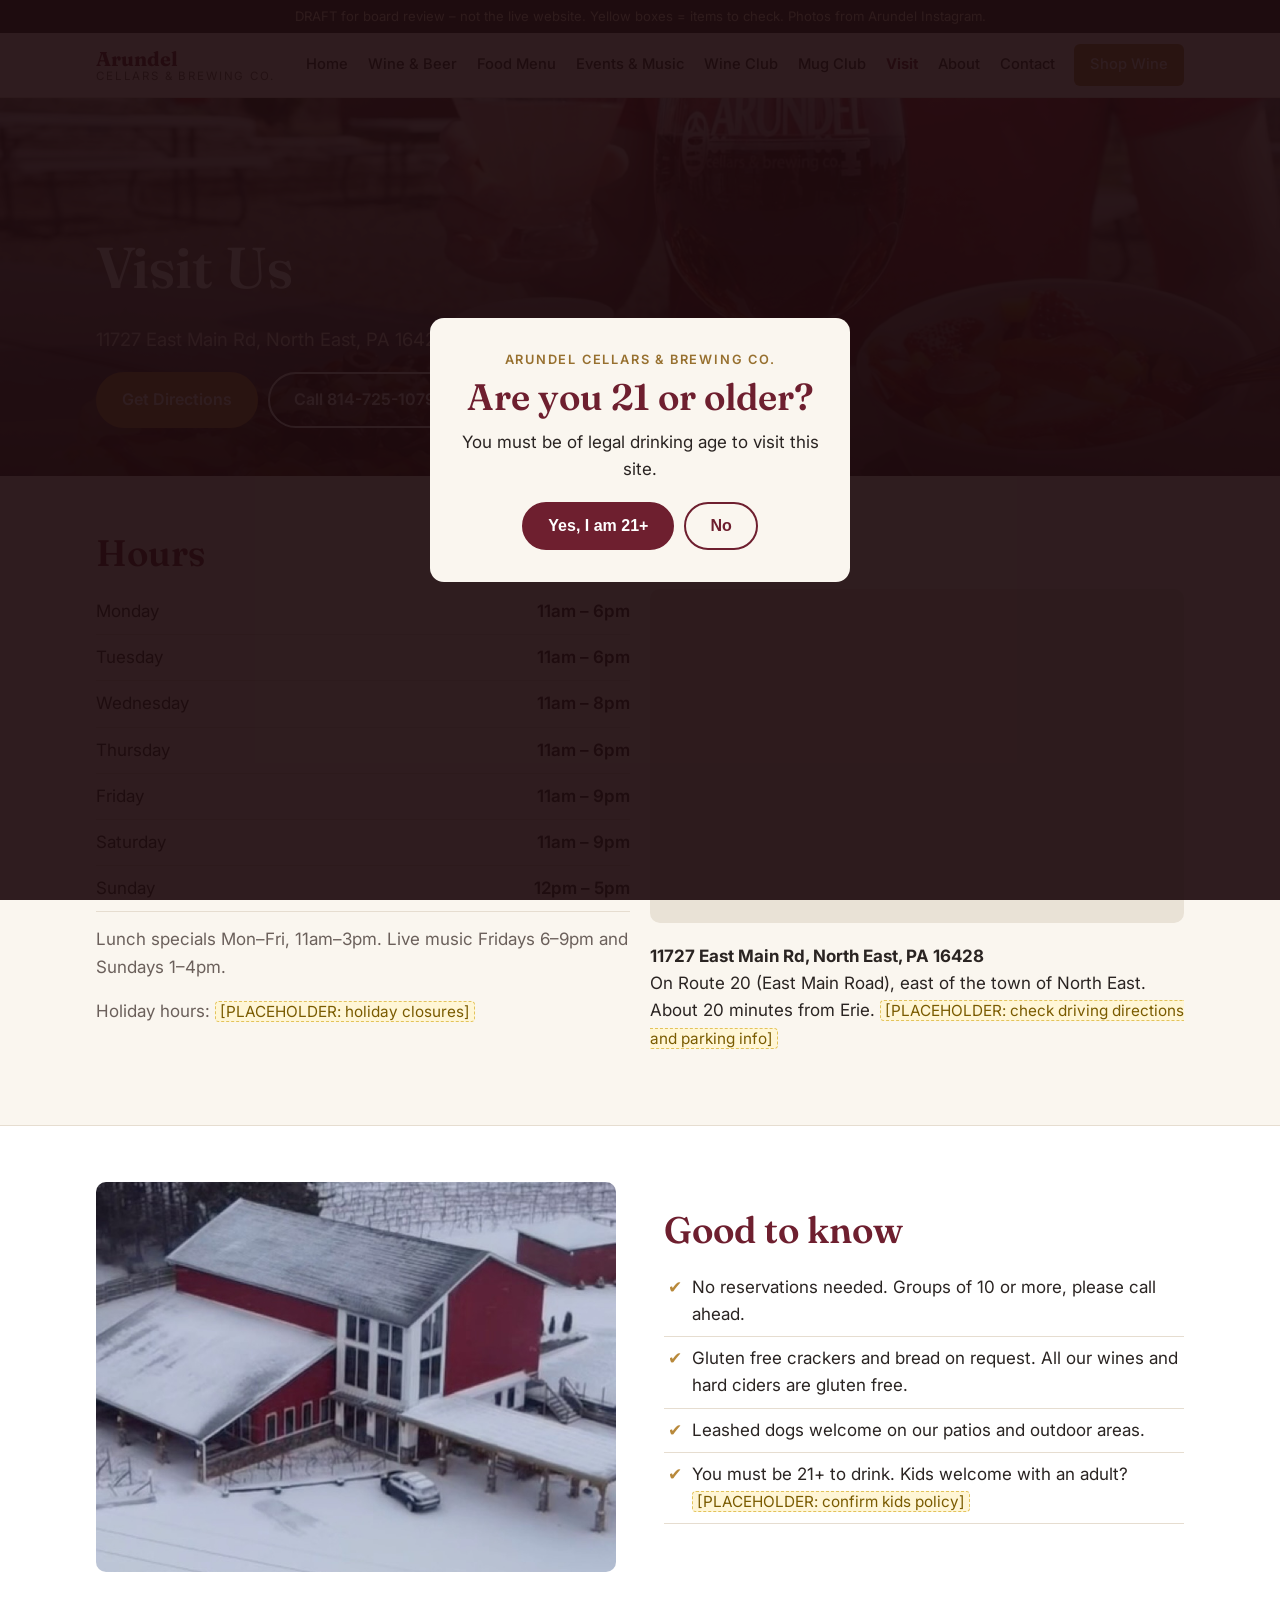
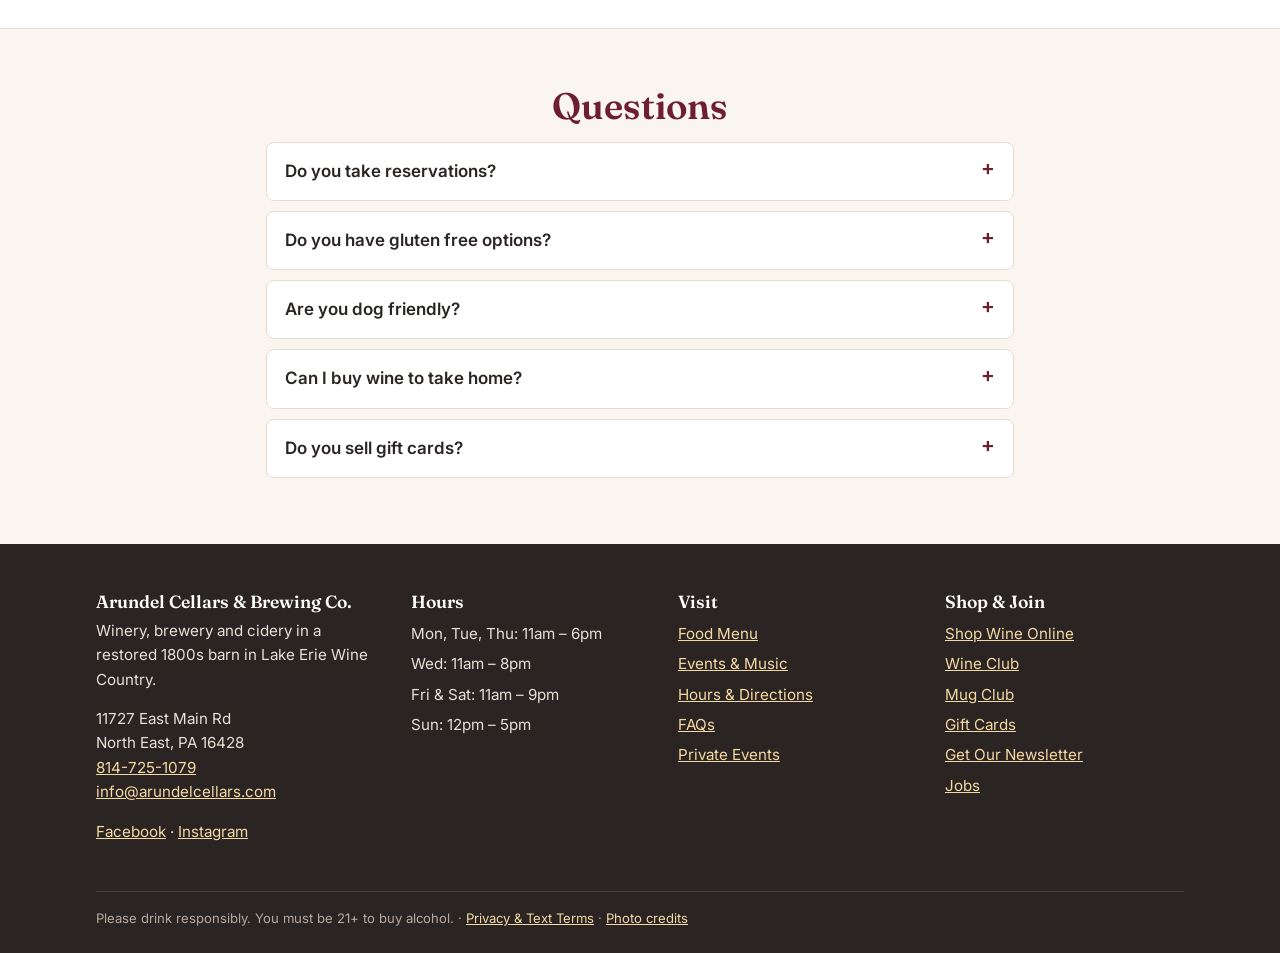
<file: visit.html>
<!doctype html>
<html lang="en">
<head>
<meta charset="utf-8">
<meta name="viewport" content="width=device-width, initial-scale=1">
<title>Visit Us: Hours & Directions | Arundel Cellars & Brewing Co.</title>
<meta name="description" content="Hours, map, directions and FAQs for Arundel Cellars in North East, PA.">
<meta name="robots" content="noindex, nofollow">
<link rel="preconnect" href="https://fonts.googleapis.com">
<link rel="preconnect" href="https://fonts.gstatic.com" crossorigin>
<link href="https://fonts.googleapis.com/css2?family=Fraunces:opsz,wght@9..144,500;9..144,600&family=Inter:wght@400;500;600;700&display=swap" rel="stylesheet">
<link rel="stylesheet" href="assets/style.css?v=202611171415">
</head>
<body>
<div class="draft-bar">DRAFT for board review – not the live website. Yellow boxes = items to check. Photos from Arundel Instagram.</div>

<div class="age-gate" id="age-gate" hidden role="dialog" aria-modal="true" aria-labelledby="age-title">
  <div class="age-box">
    <p class="eyebrow">Arundel Cellars &amp; Brewing Co.</p>
    <h2 id="age-title">Are you 21 or older?</h2>
    <p>You must be of legal drinking age to visit this site.</p>
    <div class="btn-row"><button class="btn" data-age="yes">Yes, I am 21+</button><button class="btn outline" data-age="no">No</button></div>
    <p class="no">Sorry, you must be 21 or older. Please come back when you are.</p>
  </div>
</div>

<header class="site-header">
  <div class="wrap header-row">
    <a class="brand" href="index.html"><b>Arundel</b><span>Cellars &amp; Brewing Co.</span></a>
    <button class="nav-toggle" aria-expanded="false" aria-controls="nav">Menu</button>
    <nav class="nav" id="nav"><a href="index.html">Home</a><a href="drinks.html">Wine &amp; Beer</a><a href="menu.html">Food Menu</a><a href="events.html">Events &amp; Music</a><a href="wine-club.html">Wine Club</a><a href="mug-club.html">Mug Club</a><a href="visit.html" aria-current="page">Visit</a><a href="about.html">About</a><a href="contact.html">Contact</a><a class="btn gold" href="https://vinoshipper.com/shop/arundel_cellars_brewing_co" target="_blank" rel="noopener">Shop Wine</a></nav>
  </div>
</header>

<main>

<section class="hero short" style="background-image:url('img/ig_60.jpg')">
  <div class="wrap"><h1>Visit Us</h1><p>11727 East Main Rd, North East, PA 16428</p>
  <div class="btn-row"><a class="btn gold" href="https://www.google.com/maps/dir/?api=1&destination=11727+E+Main+Rd,+North+East,+PA+16428" target="_blank" rel="noopener">Get Directions</a><a class="btn ghost" href="tel:+18147251079">Call 814-725-1079</a></div></div>
</section>

<section class="section">
  <div class="wrap grid two" style="align-items:start">
    <div>
      <h2>Hours</h2>
      <table class="hours"><tr><td>Monday</td><td>11am – 6pm</td></tr><tr><td>Tuesday</td><td>11am – 6pm</td></tr><tr><td>Wednesday</td><td>11am – 8pm</td></tr><tr><td>Thursday</td><td>11am – 6pm</td></tr><tr><td>Friday</td><td>11am – 9pm</td></tr><tr><td>Saturday</td><td>11am – 9pm</td></tr><tr><td>Sunday</td><td>12pm – 5pm</td></tr></table>
      <p style="margin-top:14px;color:var(--muted)">Lunch specials Mon–Fri, 11am–3pm. Live music Fridays 6–9pm and Sundays 1–4pm.</p>
      <p style="color:var(--muted)">Holiday hours: <span class="ph">[PLACEHOLDER: holiday closures]</span></p>
    </div>
    <div>
      <h2>Find us</h2>
      <iframe class="map" src="https://www.google.com/maps?q=Arundel+Cellars+%26+Brewing+Co,+11727+E+Main+Rd,+North+East,+PA+16428&output=embed" loading="lazy" title="Map to Arundel Cellars"></iframe>
      <p style="margin-top:12px"><b>11727 East Main Rd, North East, PA 16428</b><br>On Route 20 (East Main Road), east of the town of North East. About 20 minutes from Erie. <span class="ph">[PLACEHOLDER: check driving directions and parking info]</span></p>
    </div>
  </div>
</section>

<section class="section alt">
  <div class="wrap split">
    <div class="img" style="background-image:url('img/ig_75.jpg')"></div>
    <div>
      <h2>Good to know</h2>
      <ul class="ticks">
        <li>No reservations needed. Groups of 10 or more, please call ahead.</li>
        <li>Gluten free crackers and bread on request. All our wines and hard ciders are gluten free.</li>
        <li>Leashed dogs welcome on our patios and outdoor areas.</li>
        <li>You must be 21+ to drink. Kids welcome with an adult? <span class="ph">[PLACEHOLDER: confirm kids policy]</span></li>
      </ul>
    </div>
  </div>
</section>

<section class="section" id="faq">
  <div class="wrap" style="max-width:780px">
    <h2 class="center">Questions</h2>
    <details><summary>Do you take reservations?</summary><p>We don't take normal reservations. If you are bringing a group of 10 or more, please call us first at 814-725-1079. This helps us have enough staff, and we can suggest a time that does not overlap with other large groups.</p></details>
    <details><summary>Do you have gluten free options?</summary><p>Yes. Our kitchen has gluten free crackers and bread on request. All of our wines and hard ciders are gluten free.</p></details>
    <details><summary>Are you dog friendly?</summary><p>We love dogs! Dogs must stay on a leash and stay outside, on one of our patios or in the open area behind the building.</p></details>
    <details><summary>Can I buy wine to take home?</summary><p>Yes. Buy bottles at the bar, or <a href="https://vinoshipper.com/shop/arundel_cellars_brewing_co" target="_blank" rel="noopener">order online</a> and we ship to you. Free shipping on 12 bottles or more.</p></details>
    <details><summary>Do you sell gift cards?</summary><p>Yes. <a href="https://www.toasttab.com/arundel-cellars-brewing-co-11727-east-main-rd/giftcards" target="_blank" rel="noopener">Buy gift cards online</a> or at the bar.</p></details>
  </div>
</section>

</main>

<footer class="site-footer">
  <div class="wrap">
    <div class="grid">
      <div>
        <h4>Arundel Cellars &amp; Brewing Co.</h4>
        <p>Winery, brewery and cidery in a restored 1800s barn in Lake Erie Wine Country.</p>
        <p>11727 East Main Rd<br>North East, PA 16428<br><a href="tel:+18147251079">814-725-1079</a><br><a href="mailto:info@arundelcellars.com">info@arundelcellars.com</a></p>
        <p><a href="https://www.facebook.com/@ArundelCellarsBrewing/" target="_blank" rel="noopener">Facebook</a> · <a href="https://www.instagram.com/arundelcellarsbrewing/" target="_blank" rel="noopener">Instagram</a></p>
      </div>
      <div>
        <h4>Hours</h4>
        <ul>
          <li>Mon, Tue, Thu: 11am – 6pm</li>
          <li>Wed: 11am – 8pm</li>
          <li>Fri &amp; Sat: 11am – 9pm</li>
          <li>Sun: 12pm – 5pm</li>
        </ul>
      </div>
      <div>
        <h4>Visit</h4>
        <ul>
          <li><a href="menu.html">Food Menu</a></li>
          <li><a href="events.html">Events &amp; Music</a></li>
          <li><a href="visit.html">Hours &amp; Directions</a></li>
          <li><a href="visit.html#faq">FAQs</a></li>
          <li><a href="contact.html#private-events">Private Events</a></li>
        </ul>
      </div>
      <div>
        <h4>Shop &amp; Join</h4>
        <ul>
          <li><a href="https://vinoshipper.com/shop/arundel_cellars_brewing_co" target="_blank" rel="noopener">Shop Wine Online</a></li>
          <li><a href="wine-club.html">Wine Club</a></li>
          <li><a href="mug-club.html">Mug Club</a></li>
          <li><a href="https://www.toasttab.com/arundel-cellars-brewing-co-11727-east-main-rd/giftcards" target="_blank" rel="noopener">Gift Cards</a></li>
          <li><a href="https://www.toasttab.com/arundel-cellars-brewing-co-11727-east-main-rd/marketing-signup" target="_blank" rel="noopener">Get Our Newsletter</a></li>
          <li><a href="contact.html#jobs">Jobs</a></li>
        </ul>
      </div>
    </div>
    <div class="fine">
      Please drink responsibly. You must be 21+ to buy alcohol. ·
      <a href="privacy.html">Privacy &amp; Text Terms</a> · <a href="credits.html">Photo credits</a>
    </div>
  </div>
</footer>
<script src="assets/site.js?v=202611171415"></script>
</body>
</html>
</file>
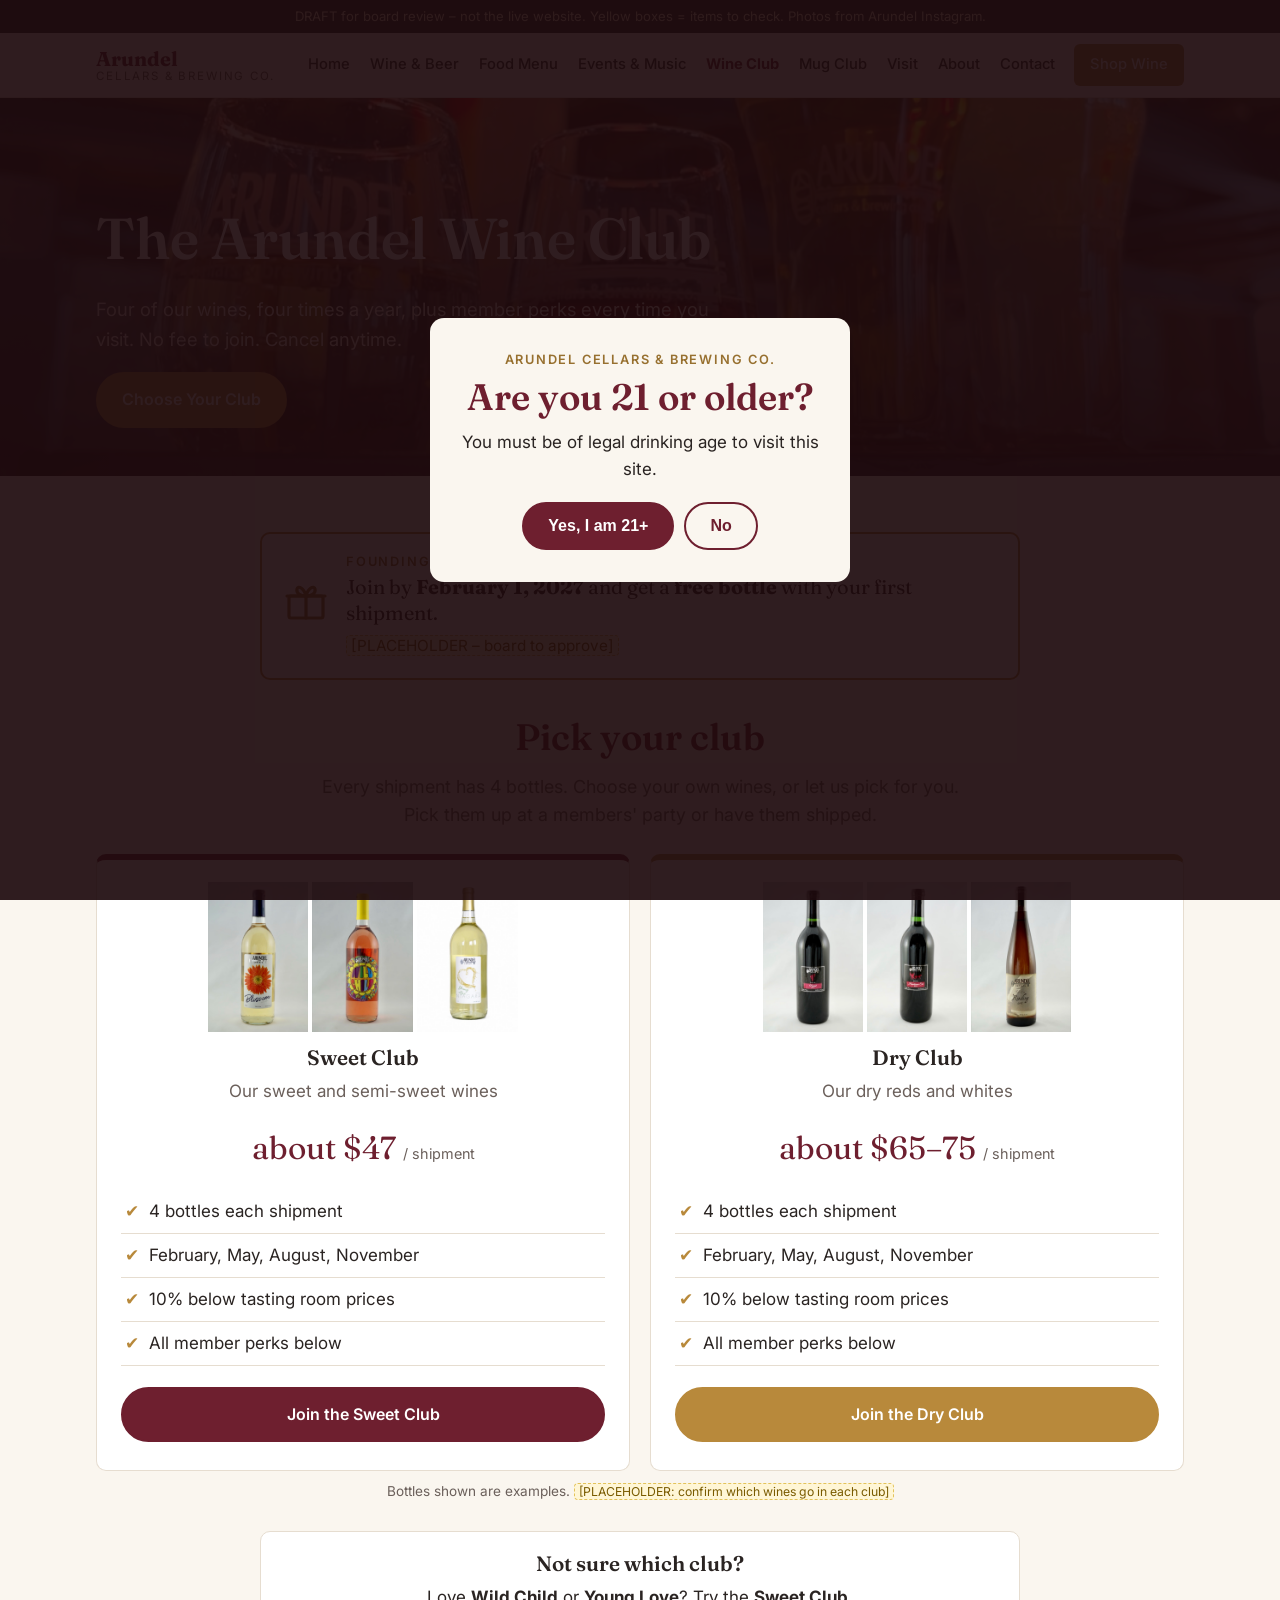
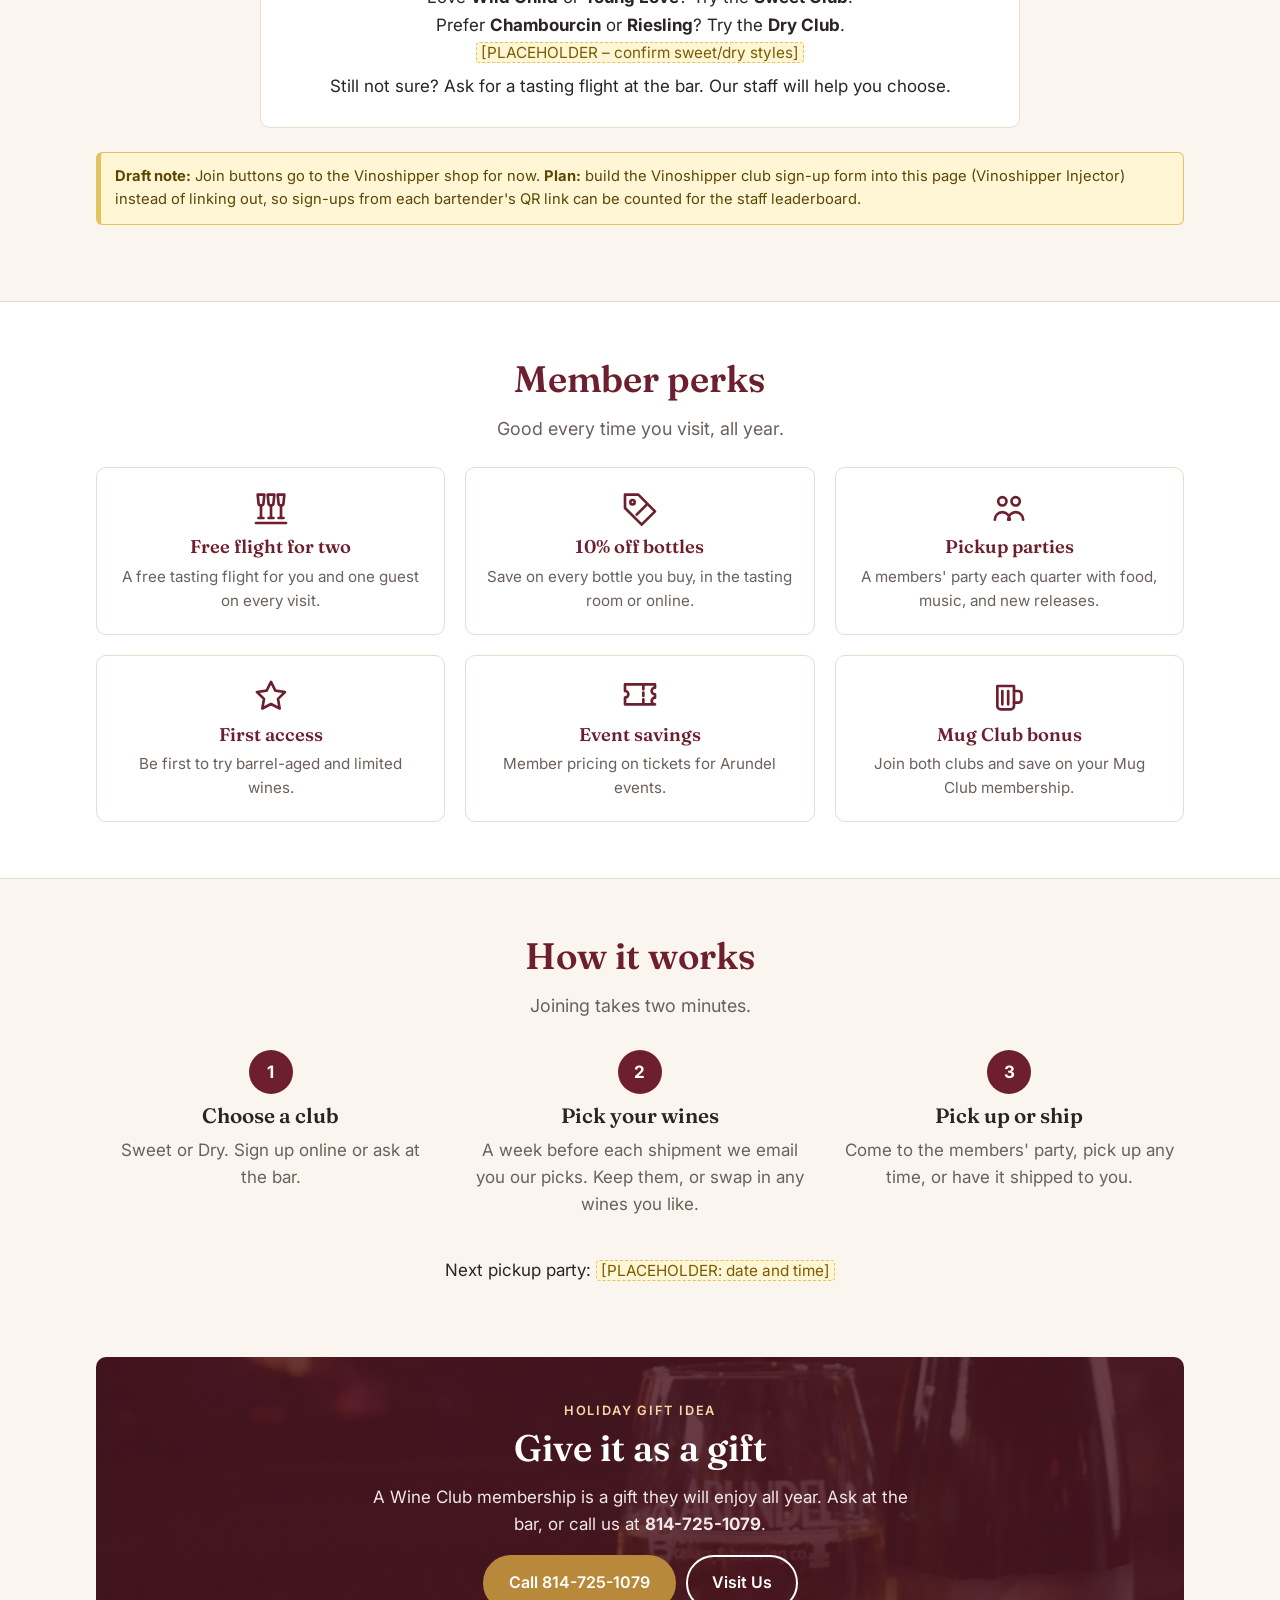
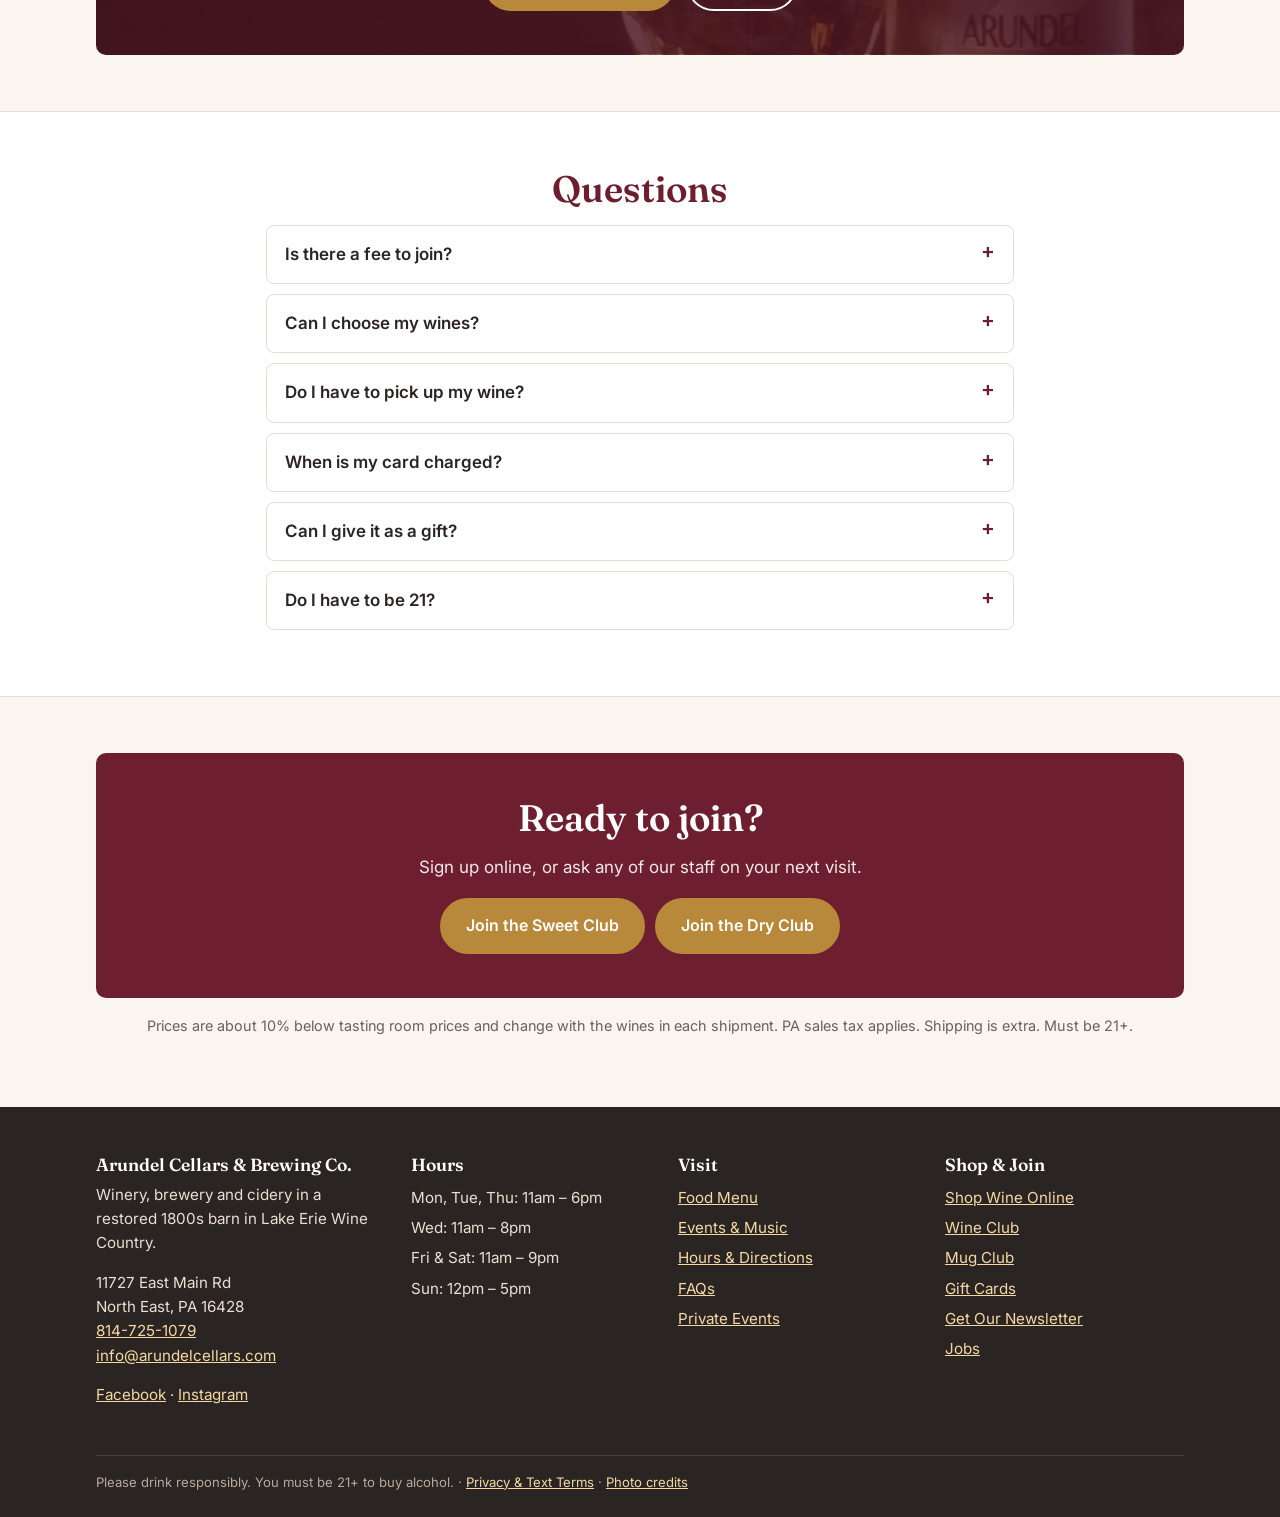
<file: wine-club.html>
<!doctype html>
<html lang="en">
<head>
<meta charset="utf-8">
<meta name="viewport" content="width=device-width, initial-scale=1">
<title>Wine Club | Arundel Cellars & Brewing Co.</title>
<meta name="description" content="Join the Arundel Wine Club: Sweet or Dry, 4 bottles 4 times a year, member perks.">
<meta name="robots" content="noindex, nofollow">
<link rel="preconnect" href="https://fonts.googleapis.com">
<link rel="preconnect" href="https://fonts.gstatic.com" crossorigin>
<link href="https://fonts.googleapis.com/css2?family=Fraunces:opsz,wght@9..144,500;9..144,600&family=Inter:wght@400;500;600;700&display=swap" rel="stylesheet">
<link rel="stylesheet" href="assets/style.css?v=202611171415">
</head>
<body>
<div class="draft-bar">DRAFT for board review – not the live website. Yellow boxes = items to check. Photos from Arundel Instagram.</div>

<div class="age-gate" id="age-gate" hidden role="dialog" aria-modal="true" aria-labelledby="age-title">
  <div class="age-box">
    <p class="eyebrow">Arundel Cellars &amp; Brewing Co.</p>
    <h2 id="age-title">Are you 21 or older?</h2>
    <p>You must be of legal drinking age to visit this site.</p>
    <div class="btn-row"><button class="btn" data-age="yes">Yes, I am 21+</button><button class="btn outline" data-age="no">No</button></div>
    <p class="no">Sorry, you must be 21 or older. Please come back when you are.</p>
  </div>
</div>

<header class="site-header">
  <div class="wrap header-row">
    <a class="brand" href="index.html"><b>Arundel</b><span>Cellars &amp; Brewing Co.</span></a>
    <button class="nav-toggle" aria-expanded="false" aria-controls="nav">Menu</button>
    <nav class="nav" id="nav"><a href="index.html">Home</a><a href="drinks.html">Wine &amp; Beer</a><a href="menu.html">Food Menu</a><a href="events.html">Events &amp; Music</a><a href="wine-club.html" aria-current="page">Wine Club</a><a href="mug-club.html">Mug Club</a><a href="visit.html">Visit</a><a href="about.html">About</a><a href="contact.html">Contact</a><a class="btn gold" href="https://vinoshipper.com/shop/arundel_cellars_brewing_co" target="_blank" rel="noopener">Shop Wine</a></nav>
  </div>
</header>

<main>

<section class="hero short" style="background-image:url('img/ig_77.jpg')">
  <div class="wrap">
    <h1>The Arundel Wine Club</h1>
    <p>Four of our wines, four times a year, plus member perks every time you visit. No fee to join. Cancel anytime.</p>
    <div class="btn-row"><a class="btn gold" href="#clubs">Choose Your Club</a></div>
  </div>
</section>

<section class="section" id="clubs">
  <div class="wrap">
    <div class="offer">
      <div class="offer-ico"><svg class="ico" width="40" height="40" viewBox="0 0 24 24" fill="none" stroke="currentColor" stroke-width="1.6" stroke-linecap="round" stroke-linejoin="round" aria-hidden="true"><rect x="3.5" y="9" width="17" height="11" rx="1"/><path d="M2.5 9h19M12 9v11"/><path d="M12 9C9 9 7 7.5 7.5 5.5S11 5 12 9zM12 9c3 0 5-1.5 4.5-3.5S13 5 12 9z"/></svg></div>
      <div>
        <p class="eyebrow">Founding Member offer</p>
        <p class="offer-text">Join by <b>February 1, 2027</b> and get a <b>free bottle</b> with your first shipment.</p>
        <span class="ph">[PLACEHOLDER – board to approve]</span>
      </div>
    </div>

    <div class="center"><h2>Pick your club</h2>
    <p class="lead">Every shipment has 4 bottles. Choose your own wines, or let us pick for you. Pick them up at a members' party or have them shipped.</p></div>
    <div class="grid two" style="margin-top:24px">
      <div class="tier">
        <div class="tier-bottles"><img src="img/wines/blossom.jpg" alt="Blossom bottle"><img src="img/wines/wild-child.jpg" alt="Wild Child bottle"><img src="img/wines/young-love.jpg" alt="Young Love bottle"></div>
        <h3>Sweet Club</h3>
        <p class="tag">Our sweet and semi-sweet wines</p>
        <p class="price">about $47 <small>/ shipment</small></p>
        <ul class="ticks"><li>4 bottles each shipment</li><li>February, May, August, November</li><li>10% below tasting room prices</li><li>All member perks below</li></ul>
        <a class="btn" data-join href="https://vinoshipper.com/shop/arundel_cellars_brewing_co" target="_blank" rel="noopener">Join the Sweet Club</a>
      </div>
      <div class="tier dry">
        <div class="tier-bottles"><img src="img/wines/noiret.jpg" alt="Noiret bottle"><img src="img/wines/handsome-cab.jpg" alt="Handsome Cab bottle"><img src="img/wines/riesling.jpg" alt="Riesling bottle"></div>
        <h3>Dry Club</h3>
        <p class="tag">Our dry reds and whites</p>
        <p class="price">about $65–75 <small>/ shipment</small></p>
        <ul class="ticks"><li>4 bottles each shipment</li><li>February, May, August, November</li><li>10% below tasting room prices</li><li>All member perks below</li></ul>
        <a class="btn gold" data-join href="https://vinoshipper.com/shop/arundel_cellars_brewing_co" target="_blank" rel="noopener">Join the Dry Club</a>
      </div>
    </div>
    <p class="center" style="margin-top:10px;color:var(--muted);font-size:.85rem">Bottles shown are examples. <span class="ph">[PLACEHOLDER: confirm which wines go in each club]</span></p>

    <div class="helper">
      <h3>Not sure which club?</h3>
      <p>Love <b>Wild Child</b> or <b>Young Love</b>? Try the <b>Sweet Club</b>.<br>
      Prefer <b>Chambourcin</b> or <b>Riesling</b>? Try the <b>Dry Club</b>.<br>
      <span class="ph">[PLACEHOLDER – confirm sweet/dry styles]</span></p>
      <p>Still not sure? Ask for a tasting flight at the bar. Our staff will help you choose.</p>
    </div>

    <div class="note" style="margin-top:24px"><strong>Draft note:</strong> Join buttons go to the Vinoshipper shop for now. <b>Plan:</b> build the Vinoshipper club sign-up form into this page (Vinoshipper Injector) instead of linking out, so sign-ups from each bartender's QR link can be counted for the staff leaderboard.</div>
  </div>
</section>

<section class="section alt">
  <div class="wrap">
    <div class="center"><h2>Member perks</h2><p class="lead">Good every time you visit, all year.</p></div>
    <div class="grid three" style="margin-top:24px">
      <div class="perk"><div class="icon"><svg class="ico" width="40" height="40" viewBox="0 0 24 24" fill="none" stroke="currentColor" stroke-width="1.6" stroke-linecap="round" stroke-linejoin="round" aria-hidden="true"><path d="M4 4h4l-.5 5a1.5 1.5 0 0 1-3 0z"/><path d="M6 10.5V18M4.5 18h3"/><path d="M10 4h4l-.5 5a1.5 1.5 0 0 1-3 0z"/><path d="M12 10.5V18M10.5 18h3"/><path d="M16 4h4l-.5 5a1.5 1.5 0 0 1-3 0z"/><path d="M18 10.5V18M16.5 18h3"/><path d="M3 21h18"/></svg></div><h3>Free flight for two</h3><p>A free tasting flight for you and one guest on every visit.</p></div>
      <div class="perk"><div class="icon"><svg class="ico" width="40" height="40" viewBox="0 0 24 24" fill="none" stroke="currentColor" stroke-width="1.6" stroke-linecap="round" stroke-linejoin="round" aria-hidden="true"><path d="M3 12V4h8l10 10-8 8z"/><circle cx="7.5" cy="8.5" r="1.3"/><path d="M10 16l6-6"/></svg></div><h3>10% off bottles</h3><p>Save on every bottle you buy, in the tasting room or online.</p></div>
      <div class="perk"><div class="icon"><svg class="ico" width="40" height="40" viewBox="0 0 24 24" fill="none" stroke="currentColor" stroke-width="1.6" stroke-linecap="round" stroke-linejoin="round" aria-hidden="true"><circle cx="8" cy="8" r="2.5"/><circle cx="16" cy="8" r="2.5"/><path d="M3.5 19a4.5 4.5 0 0 1 9 0M11.5 19a4.5 4.5 0 0 1 9 0"/></svg></div><h3>Pickup parties</h3><p>A members' party each quarter with food, music, and new releases.</p></div>
      <div class="perk"><div class="icon"><svg class="ico" width="40" height="40" viewBox="0 0 24 24" fill="none" stroke="currentColor" stroke-width="1.6" stroke-linecap="round" stroke-linejoin="round" aria-hidden="true"><path d="M12 3.5l2.6 5.3 5.8.8-4.2 4.1 1 5.8L12 16.8l-5.2 2.7 1-5.8-4.2-4.1 5.8-.8z"/></svg></div><h3>First access</h3><p>Be first to try barrel-aged and limited wines.</p></div>
      <div class="perk"><div class="icon"><svg class="ico" width="40" height="40" viewBox="0 0 24 24" fill="none" stroke="currentColor" stroke-width="1.6" stroke-linecap="round" stroke-linejoin="round" aria-hidden="true"><path d="M3 8V6h18v2a2 2 0 0 0 0 4v2a2 2 0 0 0 0 4v0H3v-4a2 2 0 0 0 0-4z" transform="translate(0 -1)"/><path d="M14 6v12" stroke-dasharray="2 2"/></svg></div><h3>Event savings</h3><p>Member pricing on tickets for Arundel events.</p></div>
      <div class="perk"><div class="icon"><svg class="ico" width="40" height="40" viewBox="0 0 24 24" fill="none" stroke="currentColor" stroke-width="1.6" stroke-linecap="round" stroke-linejoin="round" aria-hidden="true"><path d="M5 6h10v12a2 2 0 0 1-2 2H7a2 2 0 0 1-2-2z"/><path d="M15 9h2.5a2 2 0 0 1 2 2v3a2 2 0 0 1-2 2H15"/><path d="M8 9v8M11.5 9v8"/></svg></div><h3>Mug Club bonus</h3><p>Join both clubs and save on your Mug Club membership.</p></div>
    </div>
  </div>
</section>

<section class="section">
  <div class="wrap">
    <div class="center"><h2>How it works</h2><p class="lead">Joining takes two minutes.</p></div>
    <div class="grid three steps" style="margin-top:20px">
      <div class="step"><h3>Choose a club</h3><p>Sweet or Dry. Sign up online or ask at the bar.</p></div>
      <div class="step"><h3>Pick your wines</h3><p>A week before each shipment we email you our picks. Keep them, or swap in any wines you like.</p></div>
      <div class="step"><h3>Pick up or ship</h3><p>Come to the members' party, pick up any time, or have it shipped to you.</p></div>
    </div>
    <p class="center" style="margin-top:12px">Next pickup party: <span class="ph">[PLACEHOLDER: date and time]</span></p>
  </div>
</section>

<section class="section" style="padding-top:0">
  <div class="wrap">
    <div class="cta" style="background-image:linear-gradient(rgba(74,20,32,.84),rgba(74,20,32,.84)),url('img/ig_78.jpg')">
      <p class="eyebrow" style="color:#f5d9a4">Holiday gift idea</p>
      <h2>Give it as a gift</h2>
      <p>A Wine Club membership is a gift they will enjoy all year. Ask at the bar, or call us at <b>814-725-1079</b>.</p>
      <div class="btn-row"><a class="btn gold" href="tel:+18147251079">Call 814-725-1079</a><a class="btn ghost" href="visit.html">Visit Us</a></div>
    </div>
  </div>
</section>

<section class="section alt">
  <div class="wrap" style="max-width:780px">
    <h2 class="center">Questions</h2>
    <details><summary>Is there a fee to join?</summary><p>No. You only pay for your wine each shipment. You can cancel anytime.</p></details>
    <details><summary>Can I choose my wines?</summary><p>Yes. About a week before each shipment we email you our picks. Click the link to swap in any wines you like. If you do nothing, we send our picks. You can also switch between the Sweet and Dry clubs.</p></details>
    <details><summary>Do I have to pick up my wine?</summary><p>No. You can pick up at the members' party, pick up any time during open hours, or have it shipped. Shipping costs extra.</p></details>
    <details><summary>When is my card charged?</summary><p>When your shipment is ready, in February, May, August, and November. We email you before each one.</p></details>
    <details><summary>Can I give it as a gift?</summary><p>Yes. A wine club membership makes a great gift. Ask at the bar or call us at 814-725-1079.</p></details>
    <details><summary>Do I have to be 21?</summary><p>Yes. Members and anyone picking up or receiving wine must be 21 or older.</p></details>
  </div>
</section>

<section class="section">
  <div class="wrap">
    <div class="cta">
      <h2>Ready to join?</h2>
      <p>Sign up online, or ask any of our staff on your next visit.</p>
      <div class="btn-row">
        <a class="btn gold" data-join href="https://vinoshipper.com/shop/arundel_cellars_brewing_co" target="_blank" rel="noopener">Join the Sweet Club</a>
        <a class="btn gold" data-join href="https://vinoshipper.com/shop/arundel_cellars_brewing_co" target="_blank" rel="noopener">Join the Dry Club</a>
      </div>
    </div>
    <p class="center" style="margin-top:16px;color:var(--muted);font-size:.9rem">Prices are about 10% below tasting room prices and change with the wines in each shipment. PA sales tax applies. Shipping is extra. Must be 21+.</p>
  </div>
</section>
<script>
// Bartender QR codes add ?utm_source=...&utm_campaign=<name>. Keep those tags on the Join links.
(function(){var q=new URLSearchParams(location.search),t=[];q.forEach(function(v,k){if(k.indexOf('utm_')===0)t.push([k,v])});
if(!t.length)return;document.querySelectorAll('a[data-join]').forEach(function(a){try{var u=new URL(a.href);t.forEach(function(p){u.searchParams.set(p[0],p[1])});a.href=u.toString()}catch(e){}});})();
</script>

</main>

<footer class="site-footer">
  <div class="wrap">
    <div class="grid">
      <div>
        <h4>Arundel Cellars &amp; Brewing Co.</h4>
        <p>Winery, brewery and cidery in a restored 1800s barn in Lake Erie Wine Country.</p>
        <p>11727 East Main Rd<br>North East, PA 16428<br><a href="tel:+18147251079">814-725-1079</a><br><a href="mailto:info@arundelcellars.com">info@arundelcellars.com</a></p>
        <p><a href="https://www.facebook.com/@ArundelCellarsBrewing/" target="_blank" rel="noopener">Facebook</a> · <a href="https://www.instagram.com/arundelcellarsbrewing/" target="_blank" rel="noopener">Instagram</a></p>
      </div>
      <div>
        <h4>Hours</h4>
        <ul>
          <li>Mon, Tue, Thu: 11am – 6pm</li>
          <li>Wed: 11am – 8pm</li>
          <li>Fri &amp; Sat: 11am – 9pm</li>
          <li>Sun: 12pm – 5pm</li>
        </ul>
      </div>
      <div>
        <h4>Visit</h4>
        <ul>
          <li><a href="menu.html">Food Menu</a></li>
          <li><a href="events.html">Events &amp; Music</a></li>
          <li><a href="visit.html">Hours &amp; Directions</a></li>
          <li><a href="visit.html#faq">FAQs</a></li>
          <li><a href="contact.html#private-events">Private Events</a></li>
        </ul>
      </div>
      <div>
        <h4>Shop &amp; Join</h4>
        <ul>
          <li><a href="https://vinoshipper.com/shop/arundel_cellars_brewing_co" target="_blank" rel="noopener">Shop Wine Online</a></li>
          <li><a href="wine-club.html">Wine Club</a></li>
          <li><a href="mug-club.html">Mug Club</a></li>
          <li><a href="https://www.toasttab.com/arundel-cellars-brewing-co-11727-east-main-rd/giftcards" target="_blank" rel="noopener">Gift Cards</a></li>
          <li><a href="https://www.toasttab.com/arundel-cellars-brewing-co-11727-east-main-rd/marketing-signup" target="_blank" rel="noopener">Get Our Newsletter</a></li>
          <li><a href="contact.html#jobs">Jobs</a></li>
        </ul>
      </div>
    </div>
    <div class="fine">
      Please drink responsibly. You must be 21+ to buy alcohol. ·
      <a href="privacy.html">Privacy &amp; Text Terms</a> · <a href="credits.html">Photo credits</a>
    </div>
  </div>
</footer>
<script src="assets/site.js?v=202611171415"></script>
</body>
</html>
</file>
<file: assets/style.css>
/* Arundel Cellars & Brewing Co. — DRAFT site styles (mobile first) */
:root{
  --wine:#6e1f2f; --wine-dark:#4a1420; --gold:#b8893b; --gold-dark:#97702f;
  --cream:#faf6ef; --paper:#ffffff; --ink:#2a2422; --muted:#6b605b; --line:#e6ddd0;
  --note-bg:#fff6d6; --note-line:#e3c35b;
  --serif:"Fraunces",Georgia,"Times New Roman",serif;
  --sans:"Inter",-apple-system,BlinkMacSystemFont,"Segoe UI",Arial,sans-serif;
  --radius:10px; --wrap:1120px;
}
*,*::before,*::after{box-sizing:border-box}
html{scroll-behavior:smooth}
[id]{scroll-margin-top:80px}
body{margin:0;background:var(--cream);color:var(--ink);font-family:var(--sans);font-size:17px;line-height:1.6;-webkit-font-smoothing:antialiased}
img{max-width:100%;display:block}
a{color:var(--wine)}
h1,h2,h3,h4{font-family:var(--serif);font-weight:600;line-height:1.15;margin:0 0 .4em;color:var(--ink)}
h1{font-size:clamp(2.1rem,7vw,3.6rem)}
h2{font-size:clamp(1.6rem,4.5vw,2.3rem);color:var(--wine)}
h3{font-size:1.3rem}
p{margin:0 0 1em}
.wrap{max-width:var(--wrap);margin:0 auto;padding:0 16px}
.section{padding:56px 0}
.section.alt{background:var(--paper);border-top:1px solid var(--line);border-bottom:1px solid var(--line)}
.center{text-align:center}
.lead{font-size:1.12rem;color:var(--muted);max-width:640px}
.center .lead{margin-left:auto;margin-right:auto}
.eyebrow{font-size:.8rem;letter-spacing:.14em;text-transform:uppercase;color:var(--gold-dark);font-weight:600;margin-bottom:.4em}

/* Draft banner + notes */
.draft-bar{background:#2a2422;color:#f5e9c9;font-size:.82rem;text-align:center;padding:6px 12px}
.ph{background:var(--note-bg);border:1px dashed var(--note-line);border-radius:4px;padding:0 4px;font-size:.9em;color:#7a5b00;white-space:normal}
.note{background:var(--note-bg);border:1px solid var(--note-line);border-left:5px solid var(--note-line);border-radius:6px;padding:12px 14px;font-size:.92rem;color:#5c4600;margin:0 0 20px}
.note strong{color:#5c4600}

/* Header */
.site-header{position:sticky;top:0;z-index:50;background:rgba(250,246,239,.96);backdrop-filter:blur(6px);border-bottom:1px solid var(--line)}
.header-row{display:flex;align-items:center;justify-content:space-between;gap:12px;min-height:64px}
.brand{display:flex;flex-direction:column;text-decoration:none;color:var(--ink);line-height:1.1}
.brand b{font-family:var(--serif);font-size:1.25rem;color:var(--wine)}
.brand span{font-size:.72rem;letter-spacing:.16em;text-transform:uppercase;color:var(--muted)}
.nav-toggle{background:none;border:1px solid var(--line);border-radius:8px;padding:8px 12px;font:inherit;font-size:.95rem;color:var(--ink);cursor:pointer}
.nav{display:none;width:100%;padding:8px 0 16px}
.nav.open{display:block}
.nav a{display:block;padding:11px 4px;text-decoration:none;color:var(--ink);border-bottom:1px solid var(--line);font-weight:500}
.nav a[aria-current="page"]{color:var(--wine);font-weight:700}
.nav .btn{margin-top:14px;text-align:center;border:0}
.header-row{flex-wrap:wrap}
@media (min-width:980px){
  .header-row{flex-wrap:nowrap}
  .nav-toggle{display:none}
  .nav{display:flex!important;width:auto;padding:0;align-items:center;gap:2px}
  .nav a{border:0;padding:8px 9px;font-size:.92rem;border-radius:6px}
  .nav a:hover{background:#f1e8da}
  .nav .btn{margin:0 0 0 8px;padding:9px 16px}
}

/* Buttons */
.btn{display:inline-block;background:var(--wine);color:#fff!important;text-decoration:none;font-weight:600;padding:13px 24px;border-radius:999px;font-size:1rem;border:2px solid var(--wine);transition:background .15s}
.btn:hover{background:var(--wine-dark);border-color:var(--wine-dark)}
.btn.gold{background:var(--gold);border-color:var(--gold)}
.btn.gold:hover{background:var(--gold-dark);border-color:var(--gold-dark)}
.btn.ghost{background:transparent;color:#fff!important;border-color:#fff}
.btn.ghost:hover{background:rgba(255,255,255,.15)}
.btn.outline{background:transparent;color:var(--wine)!important}
.btn.outline:hover{background:#f1e8da}
.btn-row{display:flex;flex-wrap:wrap;gap:10px}
.center .btn-row{justify-content:center}
@media (max-width:520px){.hero .btn-row .btn{flex:1 1 100%;text-align:center}}

/* Hero */
.hero{position:relative;color:#fff;min-height:78vh;display:flex;align-items:flex-end;background:#2a2422 center/cover no-repeat}
.hero::before{content:"";position:absolute;inset:0;background:linear-gradient(180deg,rgba(30,10,14,.15) 0%,rgba(30,10,14,.55) 55%,rgba(30,10,14,.85) 100%)}
.hero .wrap{position:relative;padding-top:80px;padding-bottom:48px;width:100%}
.hero h1{color:#fff;max-width:760px}
.hero p{font-size:1.15rem;max-width:620px;color:#f6ece6}
.hero.short{min-height:42vh}
.photo-tag{position:absolute;top:10px;right:10px;z-index:2;background:rgba(255,246,214,.95);color:#5c4600;font-size:.72rem;padding:3px 8px;border-radius:4px;border:1px dashed var(--note-line)}

/* Quick info strip */
.quick{background:var(--wine);color:#fff}
.quick .wrap{display:grid;gap:14px;padding-top:20px;padding-bottom:20px}
.quick b{display:block;font-family:var(--serif);font-size:1.05rem;color:#f5d9a4}
.quick a{color:#fff}
@media (min-width:760px){.quick .wrap{grid-template-columns:repeat(3,1fr)}}

/* Cards / grids */
.grid{display:grid;gap:20px}
@media (min-width:700px){.grid.two{grid-template-columns:repeat(2,1fr)}.grid.three{grid-template-columns:repeat(3,1fr)}}
@media (min-width:980px){.grid.four{grid-template-columns:repeat(4,1fr)}}
@media (min-width:700px) and (max-width:979px){.grid.four{grid-template-columns:repeat(2,1fr)}}
.card{background:var(--paper);border:1px solid var(--line);border-radius:var(--radius);overflow:hidden;display:flex;flex-direction:column}
.card .img{position:relative;aspect-ratio:3/2;background:#ddd center/cover no-repeat}
.card .body{padding:20px;display:flex;flex-direction:column;flex:1}
.card .body p{color:var(--muted)}
.card .body .btn,.card .body .more{margin-top:auto;align-self:flex-start}
.more{font-weight:600;text-decoration:none}
.more::after{content:" \2192"}

/* Split (image + text) */
.split{display:grid;gap:28px;align-items:center}
.split .img{position:relative;border-radius:var(--radius);aspect-ratio:4/3;background:#ddd center/cover no-repeat}
@media (min-width:860px){.split{grid-template-columns:1fr 1fr;gap:48px}.split.flip .img{order:2}}

/* Lists */
.ticks{list-style:none;padding:0;margin:0 0 1.2em}
.ticks li{padding:8px 0 8px 28px;border-bottom:1px solid var(--line);position:relative}
.ticks li::before{content:"\2714";color:var(--gold);position:absolute;left:4px}

/* Hours table */
.hours{width:100%;border-collapse:collapse}
.hours td{padding:9px 0;border-bottom:1px solid var(--line)}
.hours td:last-child{text-align:right;font-weight:600}

/* Menu */
.menu-cat{margin-bottom:40px}
.menu-cat h2{border-bottom:2px solid var(--gold);padding-bottom:6px}
.menu-cat .cat-note{color:var(--muted);font-size:.95rem;margin-top:-4px}
.item{display:grid;grid-template-columns:1fr auto;gap:2px 16px;padding:14px 0;border-bottom:1px dotted #cfc3b2}
.item h3{font-family:var(--sans);font-size:1.05rem;font-weight:700;margin:0}
.item .price{font-weight:700;color:var(--wine);white-space:nowrap}
.item p{grid-column:1/-1;margin:0;color:var(--muted);font-size:.95rem}
@media (min-width:860px){.menu-cols{columns:2;column-gap:56px}.menu-cat{break-inside:avoid}}
.specials{display:grid;gap:10px}
@media (min-width:700px){.specials{grid-template-columns:repeat(5,1fr)}}
.special{background:var(--paper);border:1px solid var(--line);border-top:4px solid var(--gold);border-radius:8px;padding:14px;text-align:center}
.special b{display:block;font-family:var(--serif);color:var(--wine);font-size:1.1rem}

/* Events */
.sched{background:var(--paper);border:1px solid var(--line);border-radius:var(--radius);padding:20px}
.sched h3{display:flex;justify-content:space-between;align-items:baseline;gap:8px;flex-wrap:wrap}
.sched h3 small{font-family:var(--sans);font-size:.85rem;color:var(--muted);font-weight:500}
.sched ul{list-style:none;padding:0;margin:0}
.sched li{display:grid;grid-template-columns:96px 1fr;gap:8px;padding:9px 0;border-bottom:1px solid var(--line)}
.sched li span:first-child{font-weight:700;color:var(--wine)}
.sched li.closed span:last-child{color:var(--muted);font-style:italic}

/* FAQ */
details{background:var(--paper);border:1px solid var(--line);border-radius:8px;margin-bottom:10px;padding:0 18px}
summary{cursor:pointer;padding:15px 0;font-weight:600;list-style:none}
summary::-webkit-details-marker{display:none}
summary::after{content:"+";float:right;color:var(--wine);font-size:1.3rem;line-height:1}
details[open] summary::after{content:"\2013"}
details p{color:var(--muted)}

/* Wine club tiers */
.tier{background:var(--paper);border:1px solid var(--line);border-top:6px solid var(--wine);border-radius:var(--radius);padding:28px 24px;text-align:center;display:flex;flex-direction:column}
.tier.dry{border-top-color:var(--gold)}
.tier .tag{color:var(--muted)}
.tier .price{font-family:var(--serif);font-size:2rem;color:var(--wine);margin:0}
.tier .price small{font-family:var(--sans);font-size:.9rem;color:var(--muted)}
.tier .ticks{text-align:left;margin-top:16px}
.tier .btn{margin-top:auto}
.perk{background:var(--paper);border:1px solid var(--line);border-radius:var(--radius);padding:20px;text-align:center}
.perk .icon{font-size:1.9rem;line-height:1;margin-bottom:8px}
.perk h3{color:var(--wine);font-size:1.15rem}
.perk p{color:var(--muted);margin:0;font-size:.95rem}
.steps{counter-reset:s}
.step{text-align:center;padding:10px}
.step::before{counter-increment:s;content:counter(s);display:inline-flex;align-items:center;justify-content:center;width:44px;height:44px;border-radius:50%;background:var(--wine);color:#fff;font-weight:700;margin-bottom:10px}
.step p{color:var(--muted)}

/* CTA band */
.cta{background:var(--wine) center/cover no-repeat;color:#fff;border-radius:var(--radius);padding:44px 22px;text-align:center;position:relative;overflow:hidden}
.cta h2{color:#fff}
.cta p{color:#f3e7e9;max-width:560px;margin-left:auto;margin-right:auto}
.cta .btn-row{justify-content:center}

/* Photo placeholder for Arundel's own photos */
.own-photo{border:2px dashed #c9b79a;background:repeating-linear-gradient(45deg,#f6efe3,#f6efe3 10px,#f1e8da 10px,#f1e8da 20px);border-radius:var(--radius);min-height:200px;display:flex;align-items:center;justify-content:center;text-align:center;color:#7a6a55;font-size:.92rem;padding:16px}

/* Map */
.map{width:100%;border:0;border-radius:var(--radius);aspect-ratio:4/3;background:#e9e2d6}
@media (min-width:860px){.map{aspect-ratio:16/10}}

/* Forms */
form .field{margin-bottom:14px}
label{display:block;font-weight:600;margin-bottom:4px;font-size:.95rem}
input,textarea,select{width:100%;font:inherit;padding:11px 12px;border:1px solid #cfc3b2;border-radius:8px;background:#fff}
textarea{min-height:120px}

/* Footer */
.site-footer{background:#2a2422;color:#e9dfd6;padding:48px 0 24px;font-size:.95rem}
.site-footer a{color:#f5d9a4}
.site-footer h4{color:#fff;font-size:1.1rem}
.site-footer .grid{gap:28px}
@media (min-width:760px){.site-footer .grid{grid-template-columns:1.2fr 1fr 1fr 1fr}}
.site-footer ul{list-style:none;padding:0;margin:0}
.site-footer li{padding:3px 0}
.fine{border-top:1px solid #4a403b;margin-top:32px;padding-top:16px;font-size:.82rem;color:#b7aaa0}

/* Age gate */
.age-gate{position:fixed;inset:0;z-index:100;background:rgba(30,10,14,.92);display:flex;align-items:center;justify-content:center;padding:16px}
.age-gate[hidden]{display:none}
.age-box{background:var(--cream);border-radius:14px;max-width:420px;width:100%;padding:32px 24px;text-align:center}
.age-box h2{margin-bottom:.3em}
.age-box .btn-row{justify-content:center;margin-top:18px}
.age-box .no{display:none;color:var(--wine);font-weight:600;margin-top:14px}

/* Wine bottle gallery */
.bottles{display:grid;grid-template-columns:repeat(4,minmax(0,1fr));gap:12px;margin-top:16px}
@media (min-width:860px){.bottles{grid-template-columns:repeat(8,minmax(0,1fr))}}
.bottles figure{margin:0;background:#fff;border:1px solid var(--line);border-radius:8px;padding:8px 6px;text-align:center}
.bottles img{width:100%;aspect-ratio:3/4;object-fit:contain}
.bottles figcaption{font-size:.82rem;font-weight:600;margin-top:4px}

/* "Then" photos on About */
figure.then{margin:0;border-radius:var(--radius);overflow:hidden;background:#fff;border:1px solid var(--line)}
figure.then img{width:100%;aspect-ratio:4/3;object-fit:cover}
figure.then figcaption{padding:8px 10px;font-size:.88rem;color:var(--muted)}

/* Wine Club additions */
.perk .icon{color:var(--wine);display:flex;justify-content:center}
.ico{width:40px;height:40px}
.offer{display:flex;gap:16px;align-items:center;background:var(--paper);border:2px solid var(--gold);border-radius:var(--radius);padding:18px 20px;margin:0 auto 36px;max-width:760px}
.offer-ico{color:var(--gold-dark);flex:0 0 auto}
.offer-ico .ico{width:48px;height:48px}
.offer .eyebrow{margin:0}
.offer-text{font-family:var(--serif);font-size:1.25rem;margin:.1em 0 .3em;line-height:1.3}
.tier-bottles{display:flex;justify-content:center;gap:4px;margin:-6px 0 14px}
.tier-bottles img{height:150px;width:auto;object-fit:contain}
.helper{max-width:760px;margin:28px auto 0;background:var(--paper);border:1px solid var(--line);border-radius:var(--radius);padding:20px 22px;text-align:center}
.helper p{margin:.4em 0}
@media (max-width:520px){.offer{flex-direction:column;text-align:center}.tier-bottles img{height:120px}}
</file>
